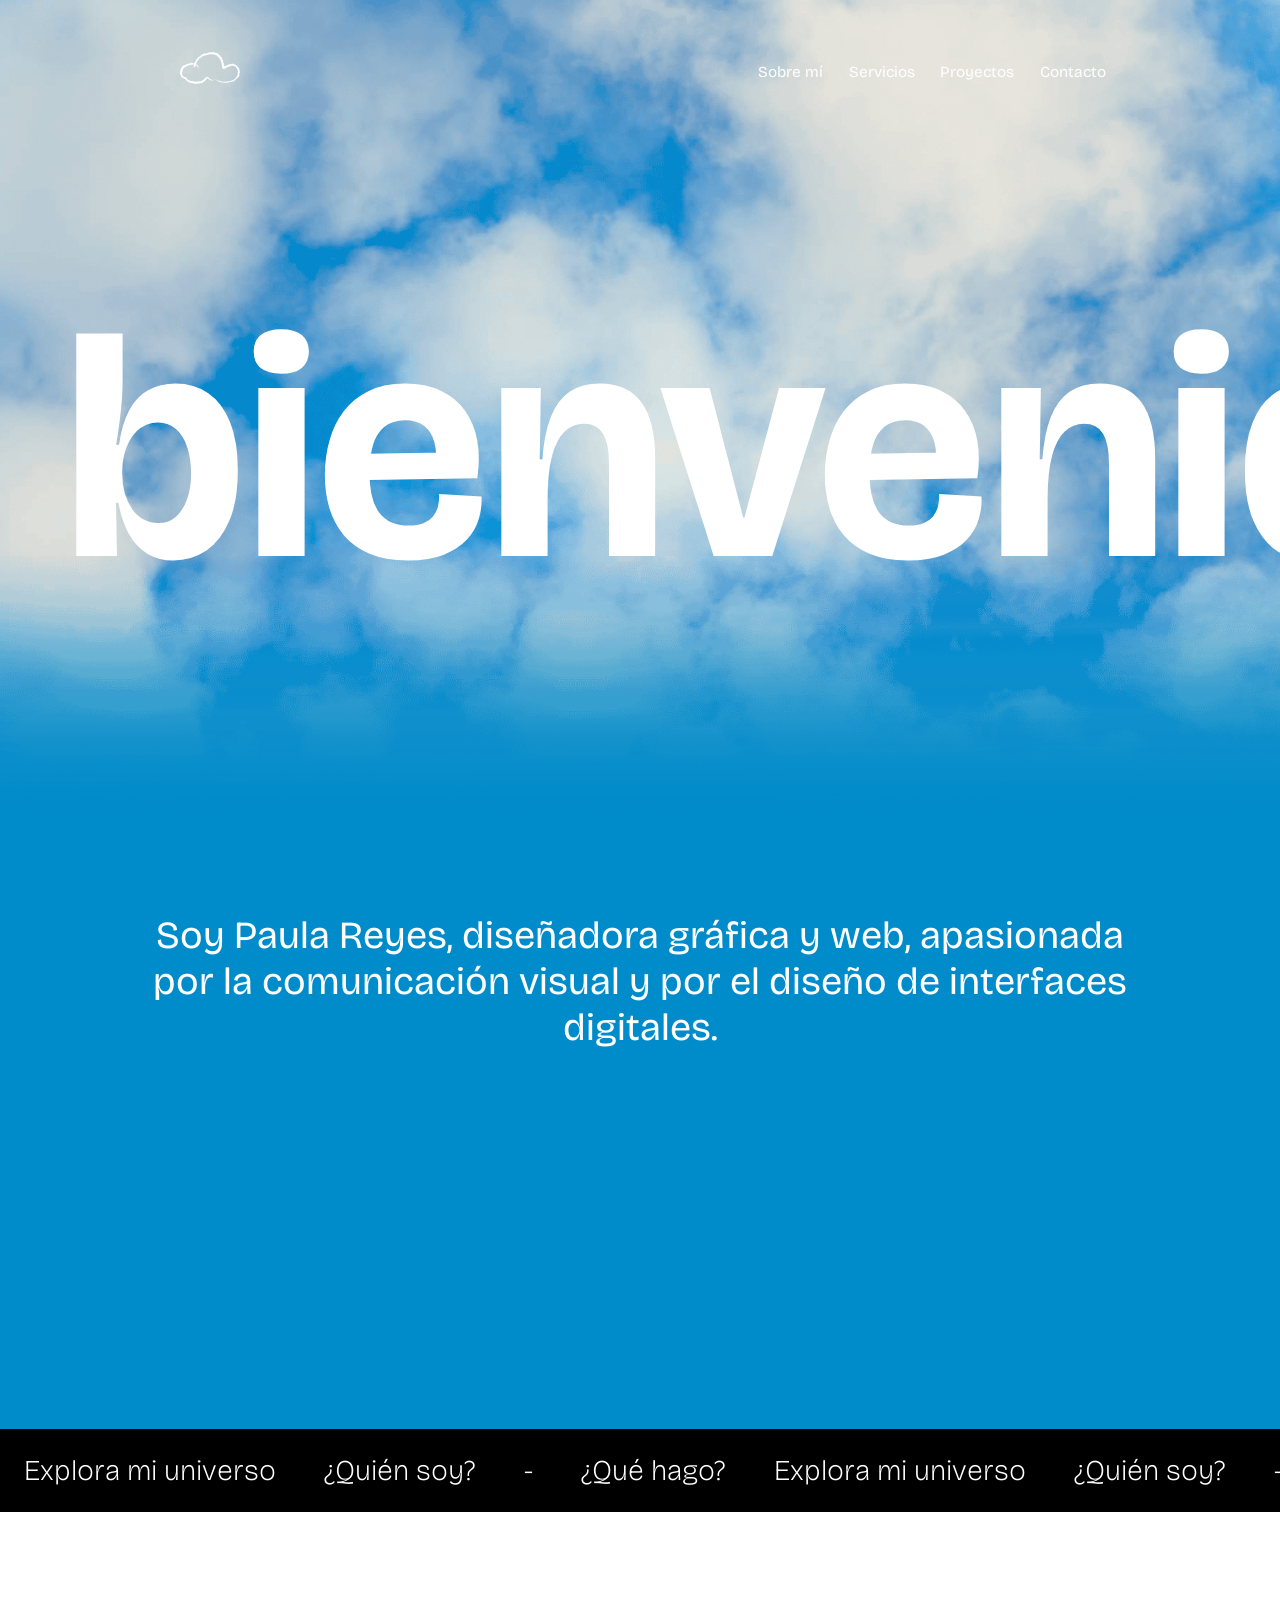
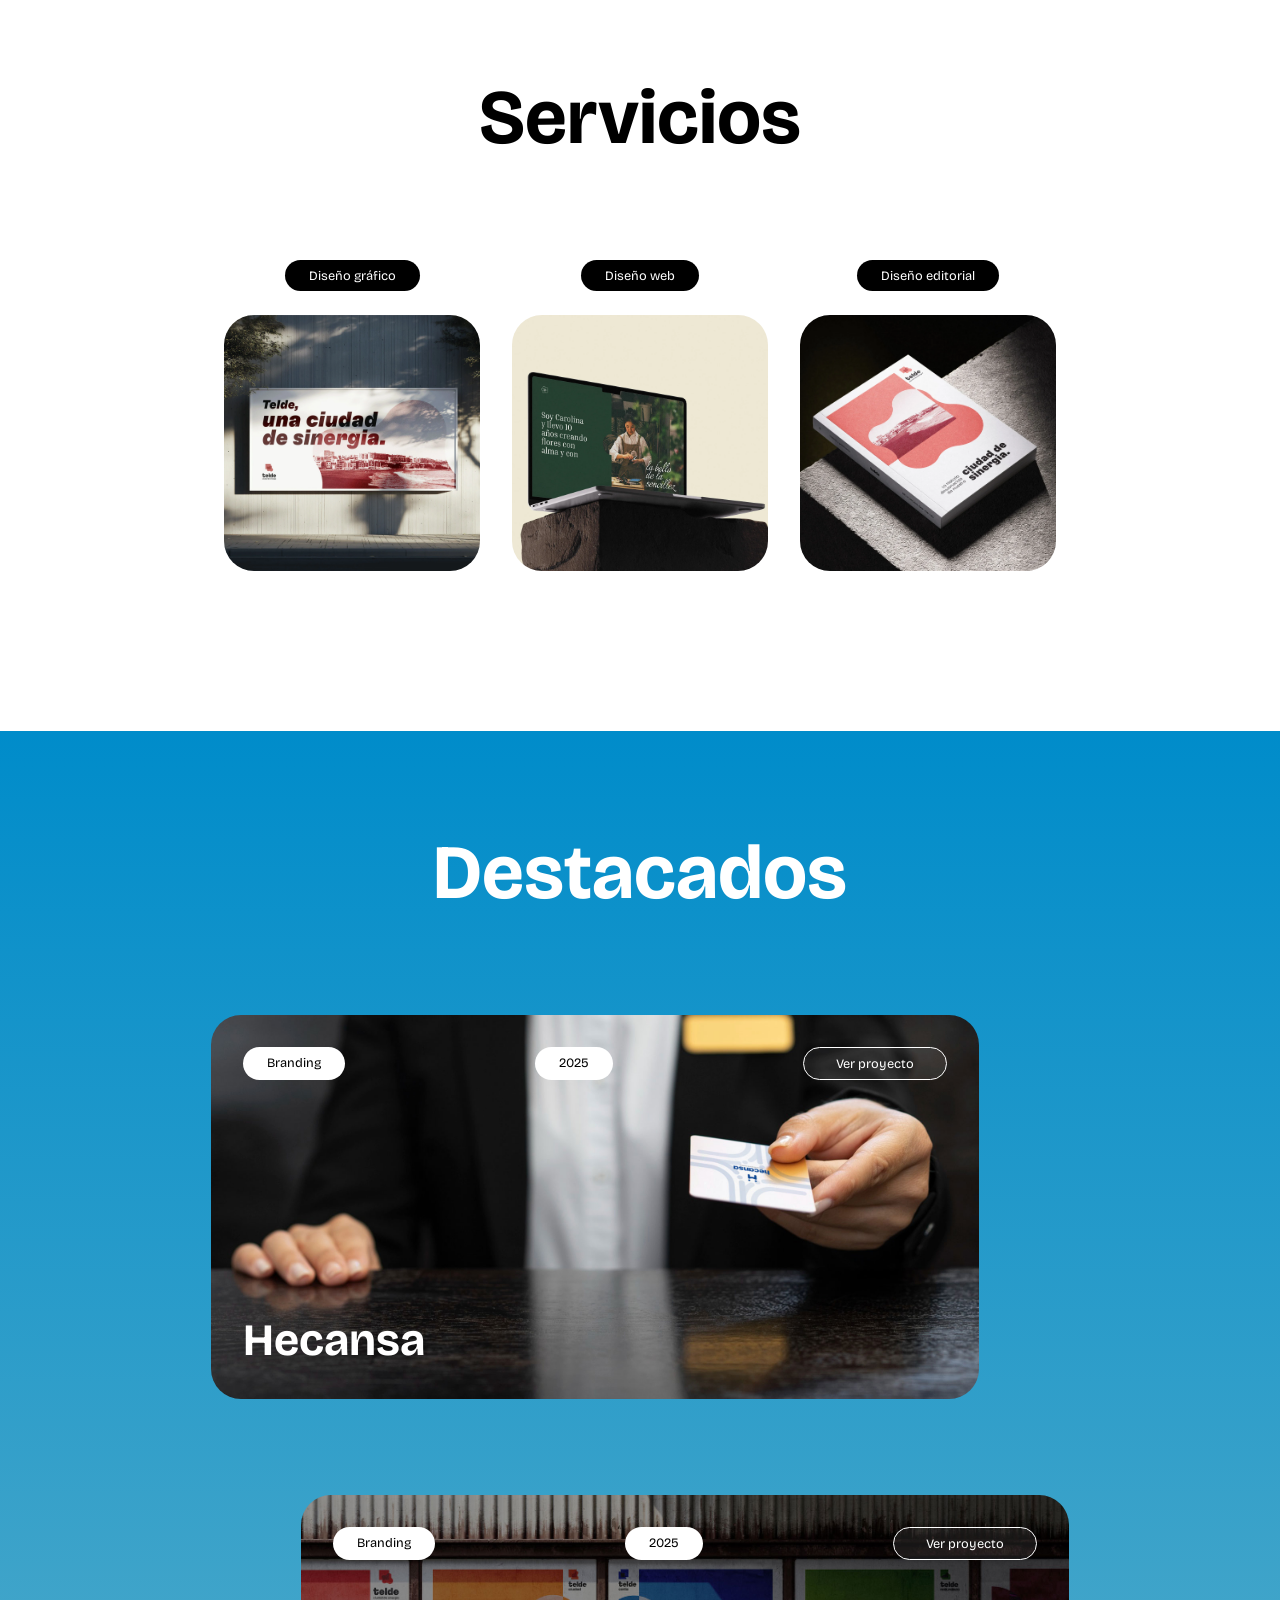
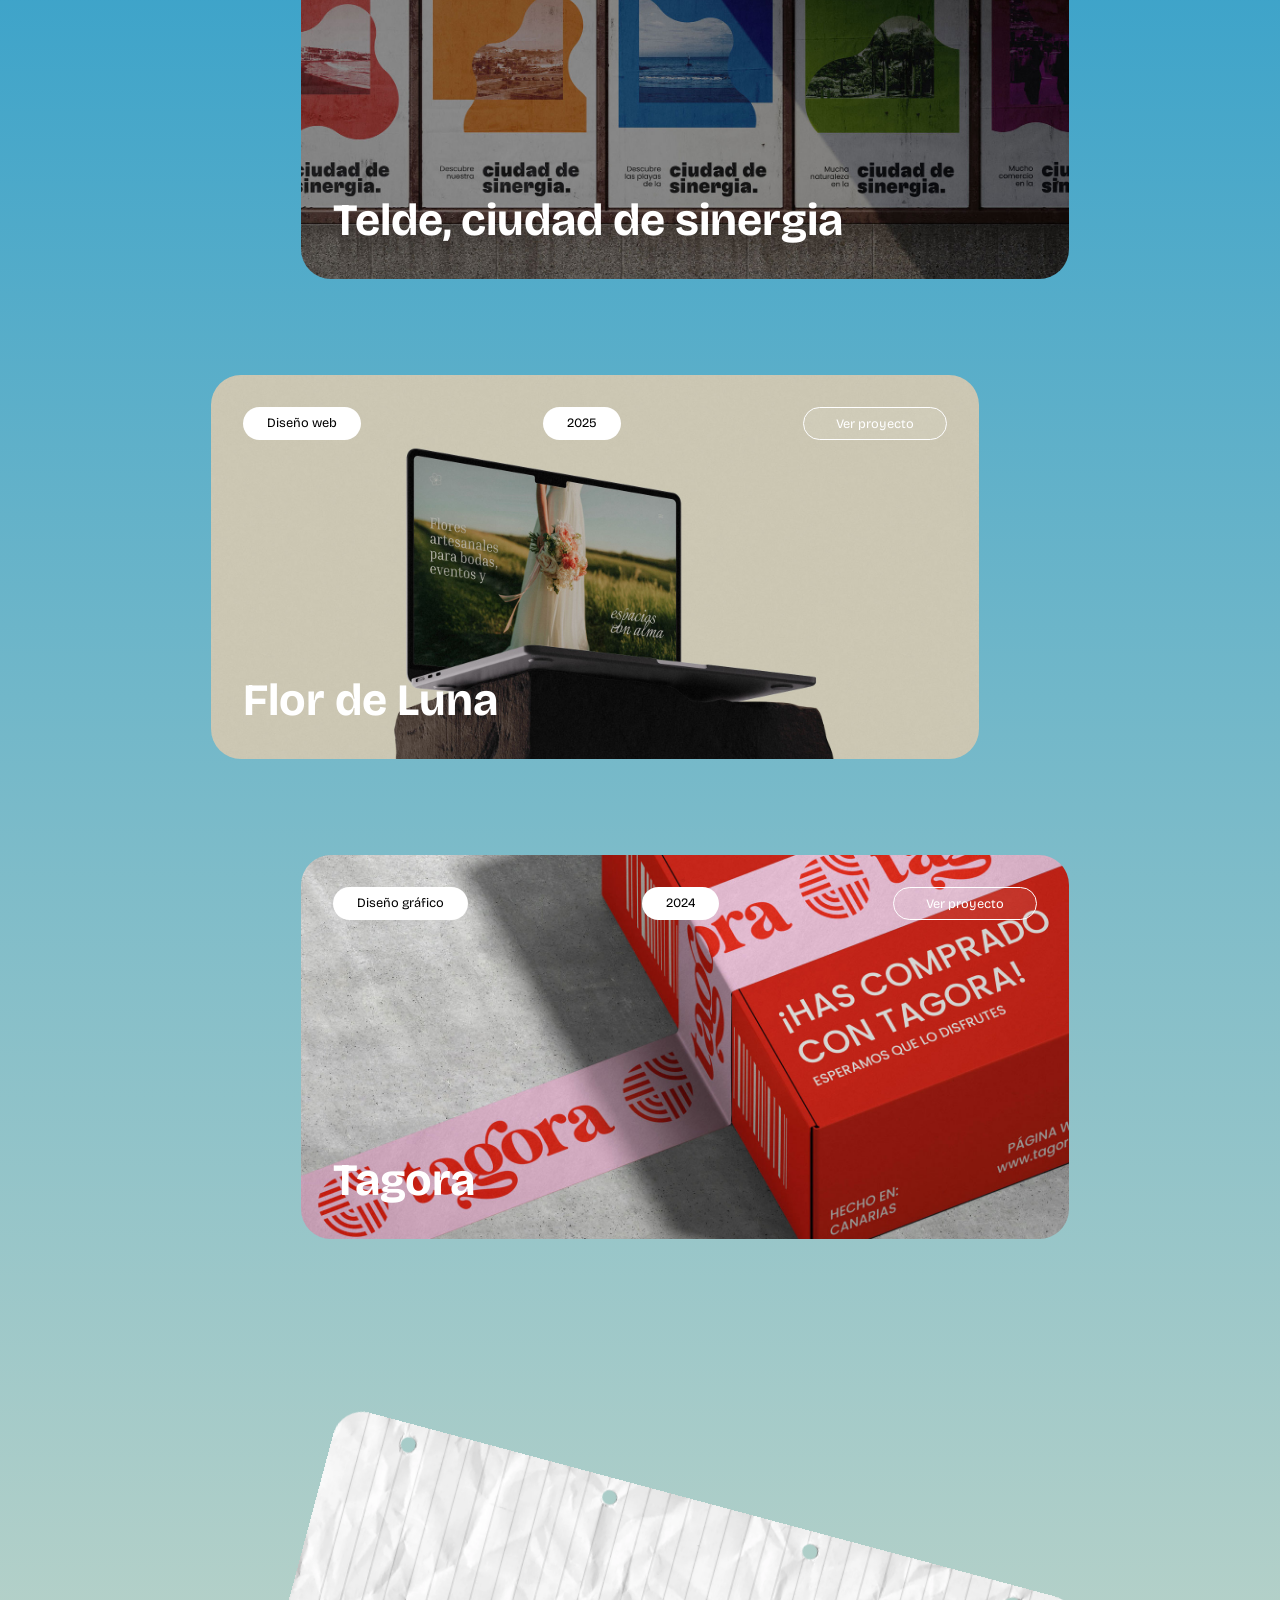
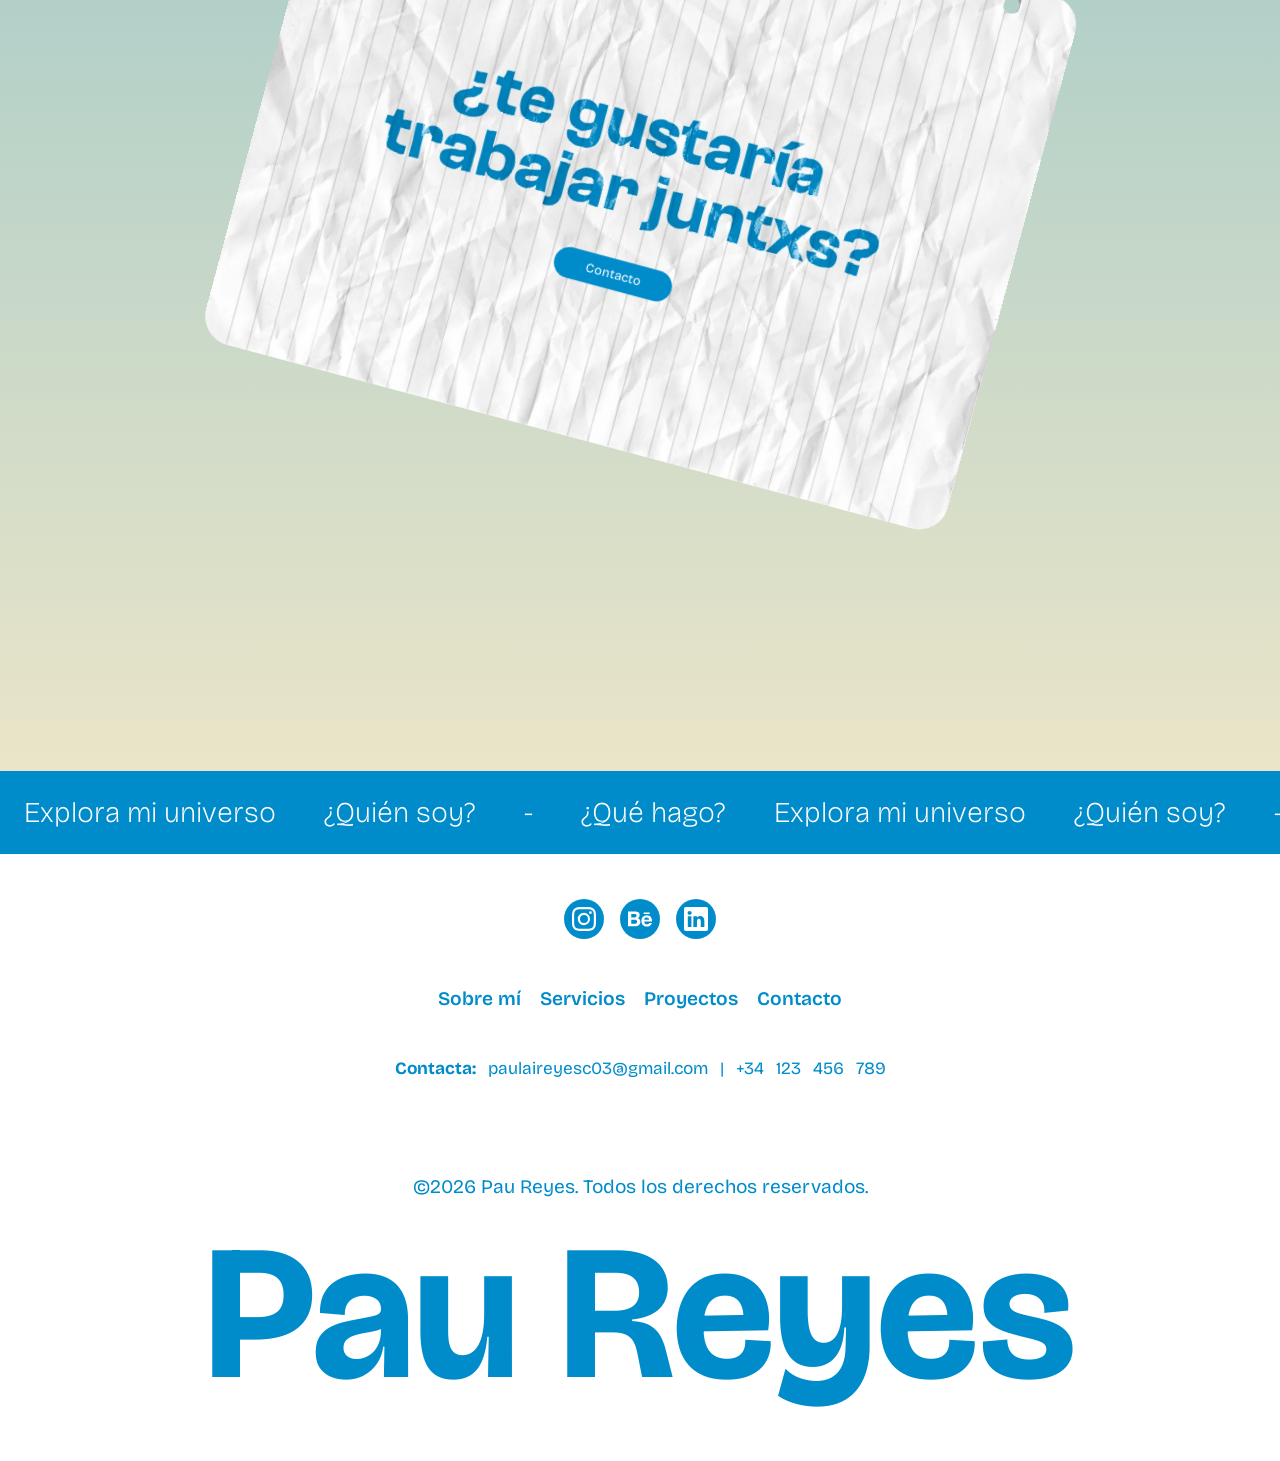
<file: index.html>
<!DOCTYPE html>
<html lang="es">

<!-- 
Descripción: Este archivo HTML contiene la página principal de la web.

Estructura general:
- Menú para ordenador
- Menú para móvil
- Banner inicial
- Sección sobre mí
- Animación de texto
- Sección de servicios
- Sección de proyectos
- Sección de contacto
- Footer
-->

<head>
    <meta charset='utf-8'>
    <meta http-equiv='X-UA-Compatible' content='IE=edge'>
    <title>Pau Reyes</title>
    <meta name='viewport' content='width=device-width, initial-scale=1'>
    <link rel="icon" type="image/svg-xml" href="assets/favicon.svg">
    <link rel='stylesheet' type='text/css' href='css/main.css'>
    <script src='js/main.js' defer></script>

    <!-- Tipografia link -->
    <link rel="preconnect" href="https://fonts.googleapis.com">
    <link rel="preconnect" href="https://fonts.gstatic.com" crossorigin>
    <link href="https://fonts.googleapis.com/css2?family=Bricolage+Grotesque:opsz,wght@12..96,200..800&display=swap"
        rel="stylesheet">

    <!-- Primary Meta Tags -->
    <meta name="title" content="Pau Reyes - Portfolio Creativo">
    <meta name="description"
        content="Diseñadora gráfica y web, apasionada por el mundo de la comunicación y la creación visual, he creado este portfolio para mostrar mi trabajo y experiencia. ¡Explóralo y trabajemxs juntxs!">

    <!-- Open Graph / Facebook -->
    <meta property="og:type" content="website">
    <meta property="og:url" content="https://paureyes.com/">
    <meta property="og:title" content="Pau Reyes - Portfolio Creativo">
    <meta property="og:description"
        content="Diseñadora gráfica y web, apasionada por el mundo de la comunicación y la creación visual, he creado este portfolio para mostrar mi trabajo y experiencia. ¡Explóralo y trabajemxs juntxs!">
    <meta property="og:image" content="./assets/about.jpg">

    <!-- X (Twitter) -->
    <meta property="twitter:card" content="summary_large_image">
    <meta property="twitter:url" content="https://paureyes.com/">
    <meta property="twitter:title" content="Pau Reyes - Portfolio Creativo">
    <meta property="twitter:description"
        content="Diseñadora gráfica y web, apasionada por el mundo de la comunicación y la creación visual, he creado este portfolio para mostrar mi trabajo y experiencia. ¡Explóralo y trabajemxs juntxs!">
    <meta property="twitter:image" content="./assets/about.jpg">

</head>

<body>
    <!-- Header - Menú Desktop + Menú Mobile
         Descripción: 
         - Menú para mostrar en pantallas de escritorio. 
         - Menú para mostrar en pantallas móviles. 
    -->
    <header class="header">
        <!-- Menú para pantallas de escritorio -->
        <a href="index.html" title="Enlace a la página de inicio" aria-label="Enlace a la página de inicio">
            <img class="header__logo" src="./assets/favicon-blanco.svg" alt="Nube blanca">
        </a>

        <nav class="header__nav">
            <ul class="header__menu">
                <li><a href="about.html" title="Enlace a la página sobre mí"
                        aria-label="Enlace a la página sobre mí">Sobre mí</a></li>
                <li><a href="services.html" title="Enlace a la página de servicios"
                        aria-label="Enlace a la página de servicios">Servicios</a></li>
                <li><a href="projects.html" title="Enlace a la página de proyectos"
                        aria-label="Enlace a la página de proyectos">Proyectos</a></li>
                <li><a href="contact.html" title="Enlace a la página de contacto"
                        aria-label="Enlace a la página de contacto">Contacto</a></li>
            </ul>
        </nav>
        <!-- Menú para pantallas móviles -->
        <nav class="header__nav header__nav--mobile">
            <ul class="header__menu header__menu--mobile">
                <li class="header__menu-icon">
                    <button class="menu-icon__btn" title="Botón para abrir el menú de navegación"
                        aria-label="Botón para abrir el menú de navegación">
                        <svg xmlns="http://www.w3.org/2000/svg" viewBox="0 0 16 16">
                            <path fill-rule="evenodd"
                                d="M2.5 12a.5.5 0 0 1 .5-.5h10a.5.5 0 0 1 0 1H3a.5.5 0 0 1-.5-.5m0-4a.5.5 0 0 1 .5-.5h10a.5.5 0 0 1 0 1H3a.5.5 0 0 1-.5-.5m0-4a.5.5 0 0 1 .5-.5h10a.5.5 0 0 1 0 1H3a.5.5 0 0 1-.5-.5" />
                        </svg>
                    </button>
                    <ul>
                        <li class="menu-icon__item"><a href="about.html" title="Enlace a la página sobre mí"
                                aria-label="Enlace a la página sobre mí">Sobre mí</a></li>
                        <li class="menu-icon__item"><a href="services.html" title="Enlace a la página de servicios"
                                aria-label="Enlace a la página de servicios">Servicios</a></li>
                        <li class="menu-icon__item"><a href="projects.html" title="Enlace a la página de proyectos"
                                aria-label="Enlace a la página de proyectos">Proyectos</a></li>
                        <li class="menu-icon__item"><a href="contact.html" title="Enlace a la página de contacto"
                                aria-label="Enlace a la página de contacto">Contacto</a></li>
                    </ul>
                </li>
            </ul>
        </nav>
    </header>
    <!-- Fin del header -->

    <main>

        <!-- Banner inicial
         Descripción: Banner de bienvenida con título.
         - Título de sección con efecto de scroll.
    -->
        <section class="banner">
            <!-- Título de la sección - Efecto scroll -->
            <h1 class="banner__h1">bienvenidx</h1>
        </section>
        <!-- Fin de la sección -->



        <!-- Sección sobre mí
         Descripción: Breve descripción personal de la dueña de la web.
         Estructura:
         - Texto descriptivo.
         - Animación de texto: traslación horizontal hacia la izquierda.
    -->
        <div class="about">
            <!-- Texto "sobre mí" -->
            <p class="about__p">
                Soy Paula Reyes, diseñadora gráfica y web, apasionada por la comunicación visual y por el diseño de
                interfaces digitales.
            </p>

            <div class="movement">
                <!-- Animación de texto -->
                <div class="movement__container">
                    <span class="movement__span">Explora mi universo</span>
                    <span class="movement__span">¿Quién soy?</span>
                    <span class="movement__span">-</span>
                    <span class="movement__span">¿Qué hago?</span>
                    <span class="movement__span">Explora mi universo</span>
                    <span class="movement__span">¿Quién soy?</span>
                    <span class="movement__span">-</span>
                    <span class="movement__span">¿Qué hago?</span>
                    <span class="movement__span">Explora mi universo</span>
                    <span class="movement__span">¿Quién soy?</span>
                    <span class="movement__span">-</span>
                    <span class="movement__span">¿Qué hago?</span>
                    <span class="movement__span">Explora mi universo</span>
                    <span class="movement__span">¿Quién soy?</span>
                    <span class="movement__span">-</span>
                    <span class="movement__span">¿Qué hago?</span>
                    <span class="movement__span">Explora mi universo</span>
                    <span class="movement__span">¿Quién soy?</span>
                    <span class="movement__span">-</span>
                    <span class="movement__span">¿Qué hago?</span>
                    <span class="movement__span">Explora mi universo</span>
                    <span class="movement__span">¿Quién soy?</span>
                    <span class="movement__span">-</span>
                    <span class="movement__span">¿Qué hago?</span>
                    <span class="movement__span">Explora mi universo</span>
                    <span class="movement__span">¿Quién soy?</span>
                    <span class="movement__span">-</span>
                    <span class="movement__span">¿Qué hago?</span>
                    <span class="movement__span">Explora mi universo</span>
                    <span class="movement__span">¿Quién soy?</span>
                    <span class="movement__span">-</span>
                    <span class="movement__span">¿Qué hago?</span>
                    <span class="movement__span">Explora mi universo</span>
                    <span class="movement__span">¿Quién soy?</span>
                    <span class="movement__span">-</span>
                    <span class="movement__span">¿Qué hago?</span>
                    <span class="movement__span">Explora mi universo</span>
                </div>
                <!-- Fin de la animación -->
            </div>
        </div>
        <!-- Fin de la sección -->




        <!-- Sección de servicios
         Descripción: Breve presentación de los servicios que ofrece la dueña de la web.
         Estructura:
            - Título de sección.
            - Cards de servicios con imagen representativa y categoría.
    -->
        <section class="services">
            <h2 class="services__h2">Servicios</h2>

            <div class="services__card">
                <!-- Card de servicio 1 -->
                <div class="card">
                    <span class="card__category">Diseño gráfico</span>
                    <picture class="card__picture">
                        <source srcset="./assets/diseno-grafico-index.webp" type="image/webp">
                        <img class="card__img" src="./assets/diseno-grafico-index.jpg"
                            alt="Imagen de un banner para el proyecto Telde ciudad de sinergia" loading="lazy">
                    </picture>
                </div>
                <!-- Card de servicio 2 -->
                <div class="card">
                    <span class="card__category">Diseño web</span>
                    <picture class="card__picture">
                        <source srcset="./assets/diseno-web-index.webp" type="image/webp">
                        <img class="card__img" src="./assets/diseno-web-index.jpg" alt="Imagen de la web del proyecto Flor de Luna"
                            loading="lazy">
                    </picture>
                </div>
                <!-- Card de servicio 3 -->
                <div class="card">
                    <span class="card__category">Diseño editorial</span>
                    <picture class="card__picture">
                        <source srcset="./assets/diseno-editorial-index.webp" type="image/webp">
                        <img class="card__img" src="./assets/diseno-editorial-index.jpg"
                            alt="Imagen de un libro diseñado para el proyecto Telde ciudad de sinergia" loading="lazy">
                    </picture>
                </div>
            </div>
        </section>
        <!-- Fin de la sección -->



        <!-- Sección de proyectos + Sección de contacto
         Descripción: Breve presentación de los proyectos destacados y call to action para invitar a los visitantes a ponerse en contacto con la dueña de la web.
         Estructura:
            - Sección de proyectos:
                - Título de sección.
                - Proyectos destacados (en cada proyecto):
                    - Categoría del proyecto.
                    - Año de realización.
                    - Enlace a la página del proyecto.
    
            - Sección de contacto:
                - Imagen de papel para el efecto libreta.
                - Botón de contacto que enlaza a la página de contacto.
    -->
        <section class="projects">
            <h2 class="projects__h2">Destacados</h2>

            <!-- Vista previa de los proyectos -->
            <div class="projects__preview">
                <!-- Proyecto 1 -->
                <article class="preview">
                    <div class="preview__data">
                        <span class="preview__category">Branding</span>
                        <span class="preview__year">2025</span>
                        <a class="preview__btn btn" href="hecansa.html" title="Enlace a la página del proyecto Hecansa"
                            aria-label="Enlace a la página del proyecto Hecansa">Ver proyecto</a>
                    </div>

                    <h2 class="preview__h2">Hecansa</h2>

                </article>
                <!-- Proyecto 2 -->
                <article class="preview">
                    <div class="preview__data">
                        <span class="preview__category">Branding</span>
                        <span class="preview__year">2025</span>
                        <a class="preview__btn btn" href="telde.html"
                            title="Enlace a la página del proyecto Telde, ciudad de sinergia"
                            aria-label="Enlace a la página del proyecto Telde, ciudad de sinergia">Ver proyecto</a>
                    </div>

                    <h2 class="preview__h2">Telde, ciudad de sinergia</h2>

                </article>
                <!-- Proyecto 3 -->
                <article class="preview">
                    <div class="preview__data">
                        <span class="preview__category">Diseño web</span>
                        <span class="preview__year">2025</span>
                        <a class="preview__btn btn" href="flor.html"
                            title="Enlace a la página del proyecto Flor de Luna"
                            aria-label="Enlace a la página del proyecto Flor de Luna">Ver proyecto</a>
                    </div>

                    <h2 class="preview__h2">Flor de Luna</h2>

                </article>
                <!-- Proyecto 4 -->
                <article class="preview">
                    <div class="preview__data">
                        <span class="preview__category">Diseño gráfico</span>
                        <span class="preview__year">2024</span>
                        <a class="preview__btn btn" href="tagora.html" title="Enlace a la página del proyecto Tagora"
                            aria-label="Enlace a la página del proyecto Tagora">Ver proyecto</a>
                    </div>

                    <h2 class="preview__h2">Tagora</h2>

                </article>

            </div>
            <!-- Fin de la sección de previews de proyectos -->


            <!-- Sección de contacto -->
            <div class="paper__wrapper">
                <div class="paper">
                    <picture class="paper__picture">
                        <source srcset="./assets/papel.webp" type="image/webp">
                        <img src="./assets/papel.png" alt="Imagen de una hoja de papel de libreta de rayas"
                            loading="lazy">
                    </picture>
                    <a class="paper__btn btn" href="contact.html" title="Enlace a la página de contacto"
                        aria-label="Enlace a la página de contacto">Contacto</a>
                </div>
            </div>
            <!-- Fin de la sección de contacto -->

        </section>
        <!-- Fin de la sección de proyectos -->

    </main>

    <!-- Footer
         Descripción: Información de contacto y derechos de autor.
         Estructura:
            - Animación de texto: traslación horizontal hacia la izquierda
            - Información de contacto
                - Redes sociales
                - Menú
                - Email y teléfono
            - Título del footer
                - Copyright y año
                - Nombre de la dueña de la web
    -->
    <footer class="footer">
        <div class="movement--blue">
            <!-- Animación de texto -->
            <div class="movement__container">
                <span class="movement__span">Explora mi universo</span>
                <span class="movement__span">¿Quién soy?</span>
                <span class="movement__span">-</span>
                <span class="movement__span">¿Qué hago?</span>
                <span class="movement__span">Explora mi universo</span>
                <span class="movement__span">¿Quién soy?</span>
                <span class="movement__span">-</span>
                <span class="movement__span">¿Qué hago?</span>
                <span class="movement__span">Explora mi universo</span>
                <span class="movement__span">¿Quién soy?</span>
                <span class="movement__span">-</span>
                <span class="movement__span">¿Qué hago?</span>
                <span class="movement__span">Explora mi universo</span>
                <span class="movement__span">¿Quién soy?</span>
                <span class="movement__span">-</span>
                <span class="movement__span">¿Qué hago?</span>
                <span class="movement__span">Explora mi universo</span>
                <span class="movement__span">¿Quién soy?</span>
                <span class="movement__span">-</span>
                <span class="movement__span">¿Qué hago?</span>
                <span class="movement__span">Explora mi universo</span>
                <span class="movement__span">¿Quién soy?</span>
                <span class="movement__span">-</span>
                <span class="movement__span">¿Qué hago?</span>
                <span class="movement__span">Explora mi universo</span>
                <span class="movement__span">¿Quién soy?</span>
                <span class="movement__span">-</span>
                <span class="movement__span">¿Qué hago?</span>
                <span class="movement__span">Explora mi universo</span>
                <span class="movement__span">¿Quién soy?</span>
                <span class="movement__span">-</span>
                <span class="movement__span">¿Qué hago?</span>
                <span class="movement__span">Explora mi universo</span>
                <span class="movement__span">¿Quién soy?</span>
                <span class="movement__span">-</span>
                <span class="movement__span">¿Qué hago?</span>
                <span class="movement__span">Explora mi universo</span>
            </div>
            <!-- Fin de la animación -->
        </div>

        <div class="footer__info">
            <!-- Redes sociales -->
            <div class="footer__socials">
                <div class="social">
                    <a href="https://www.instagram.com/reyestypo/?hl=en" target="_blank" rel="noopener noreferrer"
                        aria-label="Enlace al perfil de Instagram de la dueña de la web"
                        title="Enlace al perfil de Instagram de la dueña de la web">
                        <svg xmlns="http://www.w3.org/2000/svg" viewBox="0 0 16 16">
                            <path
                                d="M8 0C5.829 0 5.556.01 4.703.048 3.85.088 3.269.222 2.76.42a3.9 3.9 0 0 0-1.417.923A3.9 3.9 0 0 0 .42 2.76C.222 3.268.087 3.85.048 4.7.01 5.555 0 5.827 0 8.001c0 2.172.01 2.444.048 3.297.04.852.174 1.433.372 1.942.205.526.478.972.923 1.417.444.445.89.719 1.416.923.51.198 1.09.333 1.942.372C5.555 15.99 5.827 16 8 16s2.444-.01 3.298-.048c.851-.04 1.434-.174 1.943-.372a3.9 3.9 0 0 0 1.416-.923c.445-.445.718-.891.923-1.417.197-.509.332-1.09.372-1.942C15.99 10.445 16 10.173 16 8s-.01-2.445-.048-3.299c-.04-.851-.175-1.433-.372-1.941a3.9 3.9 0 0 0-.923-1.417A3.9 3.9 0 0 0 13.24.42c-.51-.198-1.092-.333-1.943-.372C10.443.01 10.172 0 7.998 0zm-.717 1.442h.718c2.136 0 2.389.007 3.232.046.78.035 1.204.166 1.486.275.373.145.64.319.92.599s.453.546.598.92c.11.281.24.705.275 1.485.039.843.047 1.096.047 3.231s-.008 2.389-.047 3.232c-.035.78-.166 1.203-.275 1.485a2.5 2.5 0 0 1-.599.919c-.28.28-.546.453-.92.598-.28.11-.704.24-1.485.276-.843.038-1.096.047-3.232.047s-2.39-.009-3.233-.047c-.78-.036-1.203-.166-1.485-.276a2.5 2.5 0 0 1-.92-.598 2.5 2.5 0 0 1-.6-.92c-.109-.281-.24-.705-.275-1.485-.038-.843-.046-1.096-.046-3.233s.008-2.388.046-3.231c.036-.78.166-1.204.276-1.486.145-.373.319-.64.599-.92s.546-.453.92-.598c.282-.11.705-.24 1.485-.276.738-.034 1.024-.044 2.515-.045zm4.988 1.328a.96.96 0 1 0 0 1.92.96.96 0 0 0 0-1.92m-4.27 1.122a4.109 4.109 0 1 0 0 8.217 4.109 4.109 0 0 0 0-8.217m0 1.441a2.667 2.667 0 1 1 0 5.334 2.667 2.667 0 0 1 0-5.334" />
                        </svg>
                    </a>
                </div>
                <div class="social">
                    <a href="https://www.behance.net/paulareyes40" target="_blank" rel="noopener noreferrer"
                        aria-label="Enlace al perfil de Behance de la dueña de la web"
                        title="Enlace al perfil de Behance de la dueña de la web">
                        <svg xmlns="http://www.w3.org/2000/svg" viewBox="0 0 16 16">
                            <path
                                d="M4.654 3c.461 0 .887.035 1.278.14.39.07.711.216.996.391s.497.426.641.747c.14.32.216.711.216 1.137 0 .496-.106.922-.356 1.242-.215.32-.566.606-.997.817.606.176 1.067.496 1.348.922s.461.957.461 1.563c0 .496-.105.922-.285 1.278a2.3 2.3 0 0 1-.782.887c-.32.215-.711.39-1.137.496a5.3 5.3 0 0 1-1.278.176L0 12.803V3zm-.285 3.978c.39 0 .71-.105.957-.285.246-.18.355-.497.355-.887 0-.216-.035-.426-.105-.567a1 1 0 0 0-.32-.355 1.8 1.8 0 0 0-.461-.176c-.176-.035-.356-.035-.567-.035H2.17v2.31c0-.005 2.2-.005 2.2-.005zm.105 4.193c.215 0 .426-.035.606-.07.176-.035.356-.106.496-.216s.25-.215.356-.39c.07-.176.14-.391.14-.641 0-.496-.14-.852-.426-1.102-.285-.215-.676-.32-1.137-.32H2.17v2.734h2.305zm6.858-.035q.428.427 1.278.426c.39 0 .746-.106 1.032-.286q.426-.32.53-.64h1.74c-.286.851-.712 1.457-1.278 1.848-.566.355-1.243.566-2.06.566a4.1 4.1 0 0 1-1.527-.285 2.8 2.8 0 0 1-1.137-.782 2.85 2.85 0 0 1-.712-1.172c-.175-.461-.25-.957-.25-1.528 0-.531.07-1.032.25-1.493.18-.46.426-.852.747-1.207.32-.32.711-.606 1.137-.782a4 4 0 0 1 1.493-.285c.606 0 1.137.105 1.598.355.46.25.817.532 1.102.958.285.39.496.851.641 1.348.07.496.105.996.07 1.563h-5.15c0 .58.21 1.11.496 1.396m2.24-3.732c-.25-.25-.642-.391-1.103-.391-.32 0-.566.07-.781.176s-.356.25-.496.39a.96.96 0 0 0-.25.497c-.036.175-.07.32-.07.46h3.196c-.07-.526-.25-.882-.497-1.132zm-3.127-3.728h3.978v.957h-3.978z" />
                        </svg>
                    </a>
                </div>
                <div class="social">
                    <a href="https://www.linkedin.com/in/paula-reyes-064199341/" target="_blank"
                        rel="noopener noreferrer" aria-label="Enlace al perfil de Linkedin de la dueña de la web"
                        title="Enlace al perfil de Linkedin de la dueña de la web">
                        <svg xmlns="http://www.w3.org/2000/svg" viewBox="0 0 16 16">
                            <path
                                d="M0 1.146C0 .513.526 0 1.175 0h13.65C15.474 0 16 .513 16 1.146v13.708c0 .633-.526 1.146-1.175 1.146H1.175C.526 16 0 15.487 0 14.854zm4.943 12.248V6.169H2.542v7.225zm-1.2-8.212c.837 0 1.358-.554 1.358-1.248-.015-.709-.52-1.248-1.342-1.248S2.4 3.226 2.4 3.934c0 .694.521 1.248 1.327 1.248zm4.908 8.212V9.359c0-.216.016-.432.08-.586.173-.431.568-.878 1.232-.878.869 0 1.216.662 1.216 1.634v3.865h2.401V9.25c0-2.22-1.184-3.252-2.764-3.252-1.274 0-1.845.7-2.165 1.193v.025h-.016l.016-.025V6.169h-2.4c.03.678 0 7.225 0 7.225z" />
                        </svg>
                    </a>
                </div>
            </div>
            <!-- Fin de la redes sociales -->

            <!-- Menú del footer -->
            <nav class="footer__nav">
                <ul class="footer__menu">
                    <li><a href="about.html" title="Enlace a la página sobre mí"
                            aria-label="Enlace a la página sobre mí">Sobre mí</a></li>
                    <li><a href="services.html" title="Enlace a la página de servicios"
                            aria-label="Enlace a la página de servicios">Servicios</a></li>
                    <li><a href="projects.html" title="Enlace a la página de proyectos"
                            aria-label="Enlace a la página de proyectos">Proyectos</a></li>
                    <li><a href="contact.html" title="Enlace a la página de contacto"
                            aria-label="Enlace a la página de contacto">Contacto</a></li>
                </ul>
            </nav>
            <!-- Fin del menú del footer -->

            <!-- Contacto -->
            <span class="footer__contact"><strong>Contacta:</strong> paulaireyesc03@gmail.com | +34 123 456 789</span>
            <!-- Fin del contacto -->
        </div>

        <div class="footer__title">
            <!-- Copyright y título -->
            <span class="footer__span">©2026 Pau Reyes. Todos los derechos reservados.</span>
            <h2 class="footer__h2">Pau Reyes</h2>
        </div>
        <!-- Fin del copyright y título -->

    </footer>

</body>

</html>
</file>
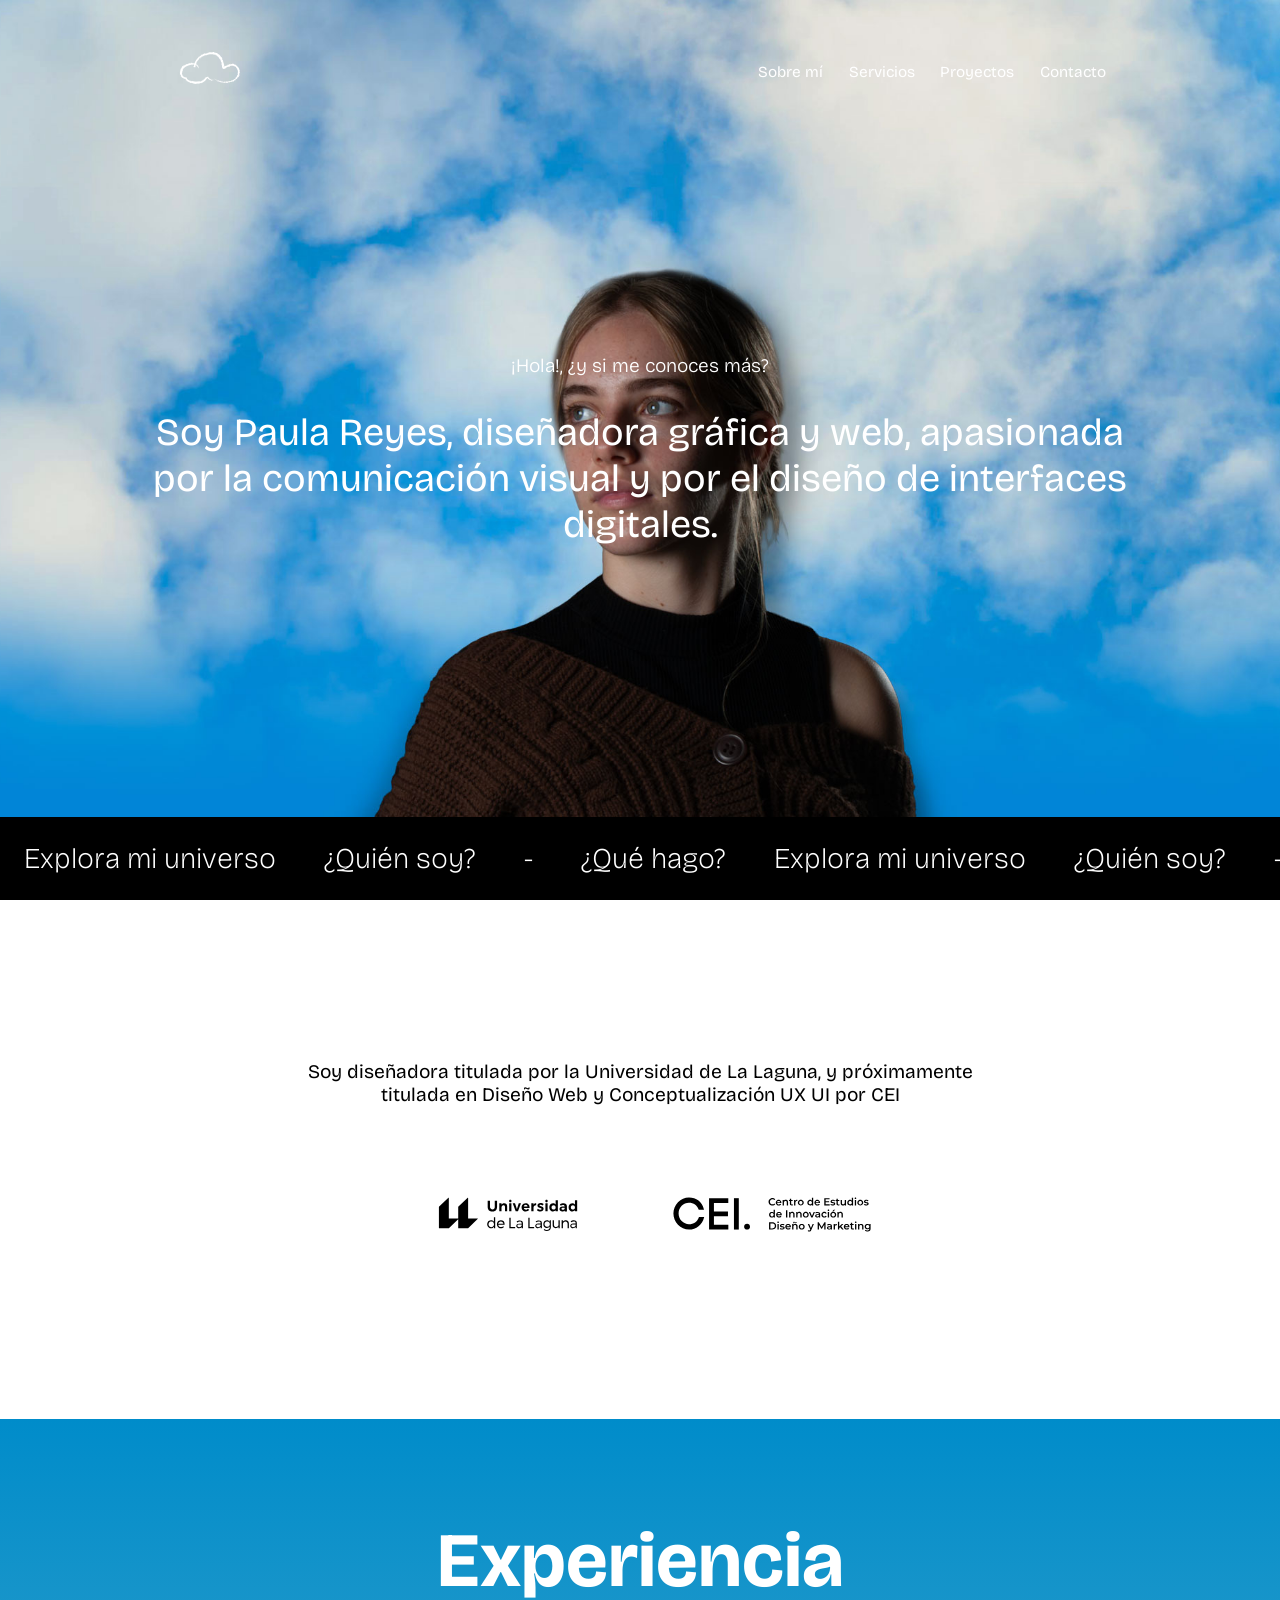
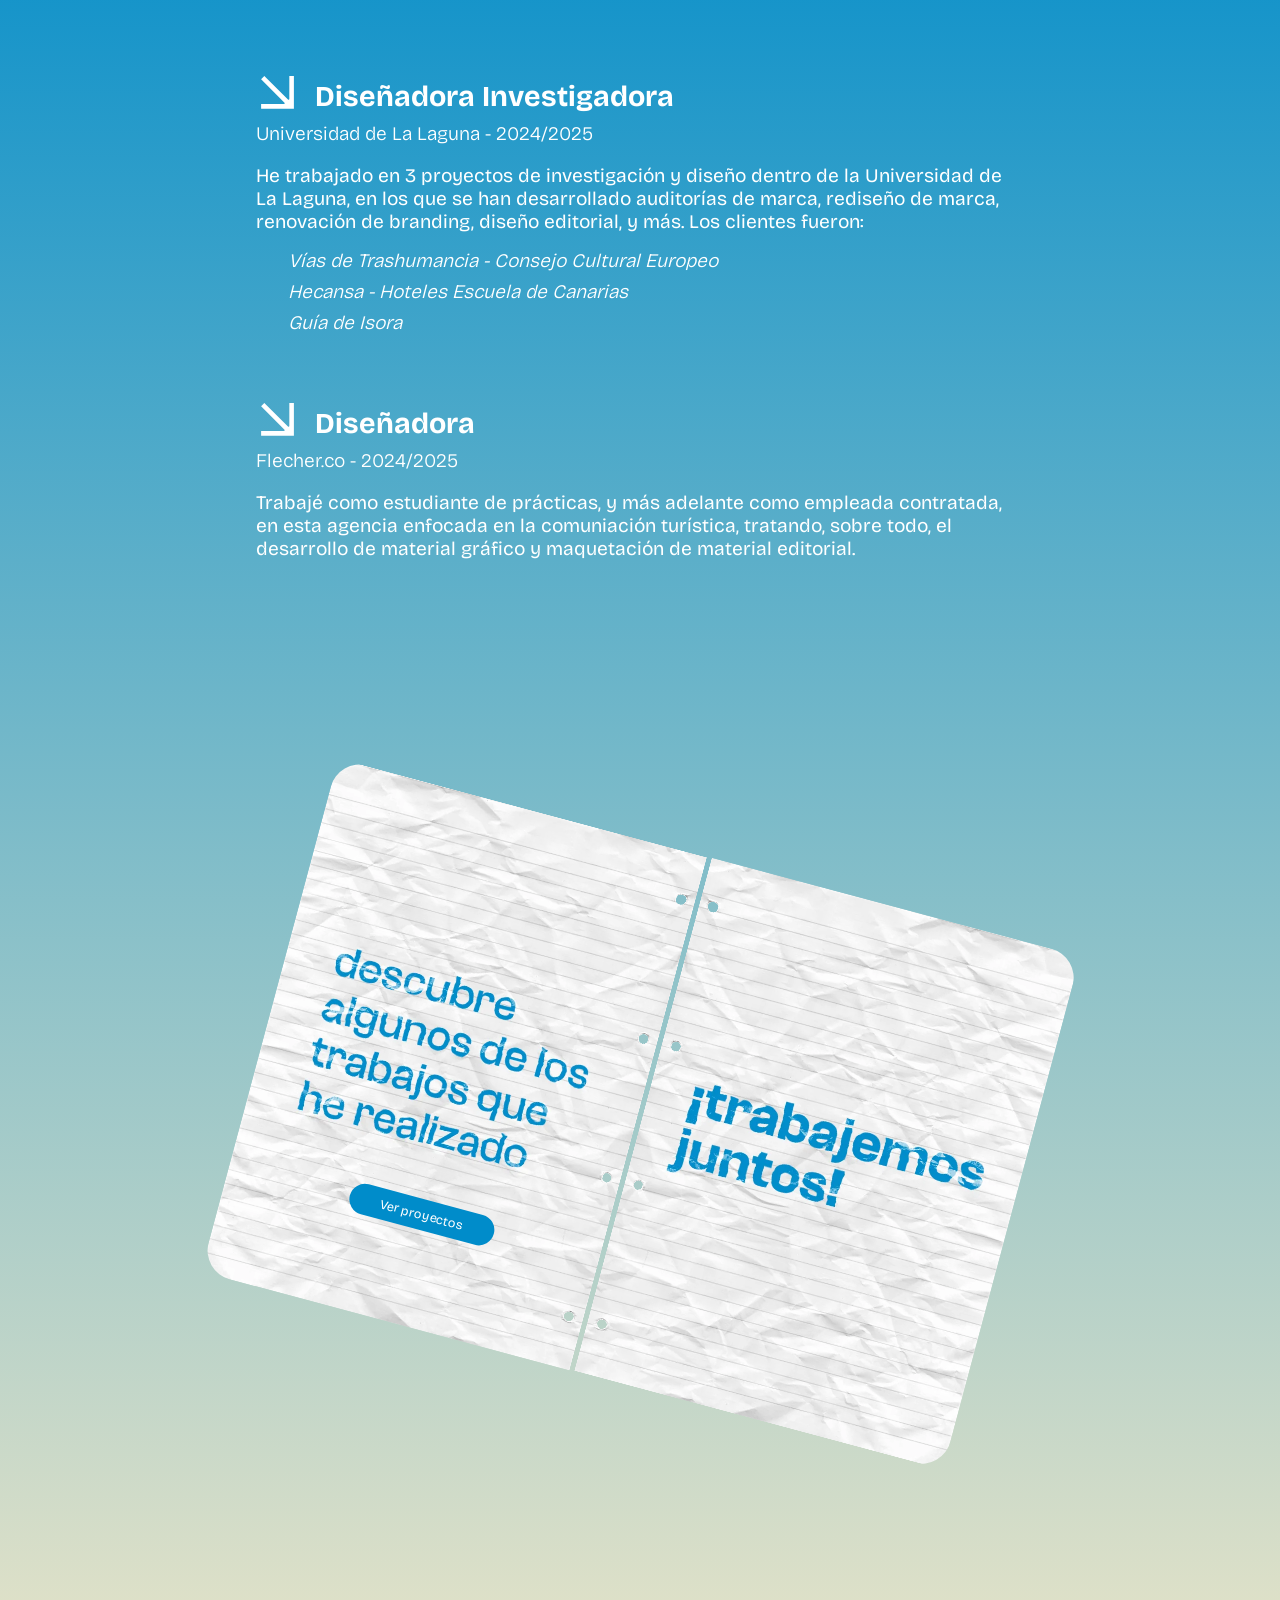
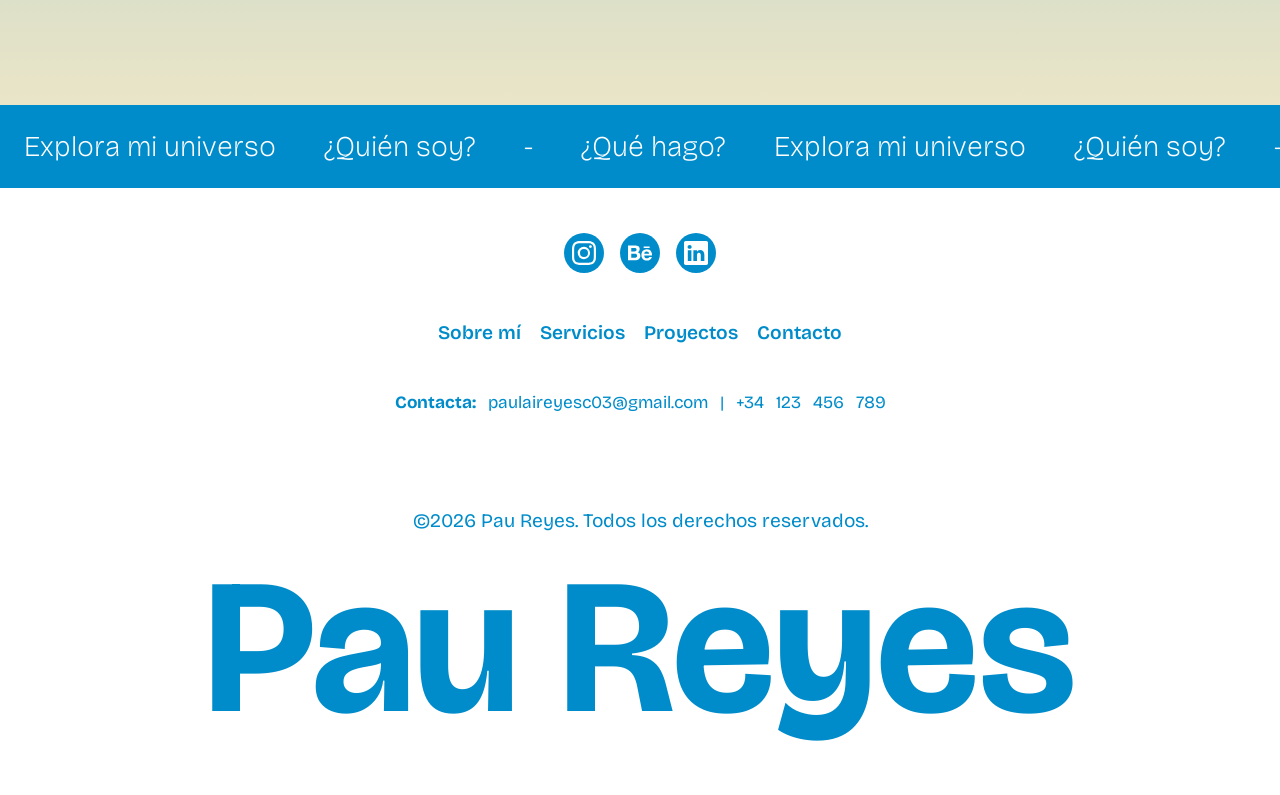
<file: about.html>
<!DOCTYPE html>
<html lang="es">

<!-- 
Descripción: Este archivo HTML contiene la página de presentación de la dueña de la web ("sobre mí").

Estructura general:
- Menú para ordenador
- Menú para móvil
- Banner inicial
- Sección de estudios
- Sección de experiencia laboral
- CTA (call to action) para ver proyectos
- Footer
-->

<head>
    <meta charset='utf-8'>
    <meta http-equiv='X-UA-Compatible' content='IE=edge'>
    <title>Pau Reyes - Sobre mí</title>
    <meta name='viewport' content='width=device-width, initial-scale=1'>
    <link rel="icon" type="image/svg-xml" href="assets/favicon.svg">
    <link rel='stylesheet' type='text/css' href='css/main.css'>
    <script src='js/main.js' defer></script>

    <!-- Tipografia link -->
    <link rel="preconnect" href="https://fonts.googleapis.com">
    <link rel="preconnect" href="https://fonts.gstatic.com" crossorigin>
    <link href="https://fonts.googleapis.com/css2?family=Bricolage+Grotesque:opsz,wght@12..96,200..800&display=swap"
        rel="stylesheet">

    <!-- Primary Meta Tags -->
    <meta name="title" content="Pau Reyes - Sobre mí">
    <meta name="description"
        content="Diseñadora gráfica y web, apasionada por el mundo de la comunicación y la creación visual, he creado este portfolio para mostrar mi trabajo y experiencia. ¡Explóralo y trabajemxs juntxs!">

    <!-- Open Graph / Facebook -->
    <meta property="og:type" content="website">
    <meta property="og:url" content="https://paureyes.com/about.html">
    <meta property="og:title" content="Pau Reyes - Sobre mí">
    <meta property="og:description"
        content="Diseñadora gráfica y web, apasionada por el mundo de la comunicación y la creación visual, he creado este portfolio para mostrar mi trabajo y experiencia. ¡Explóralo y trabajemxs juntxs!">
    <meta property="og:image" content="./assets/about.jpg">

    <!-- X (Twitter) -->
    <meta property="twitter:card" content="summary_large_image">
    <meta property="twitter:url" content="https://paureyes.com/about.html">
    <meta property="twitter:title" content="Pau Reyes - Sobre mí">
    <meta property="twitter:description"
        content="Diseñadora gráfica y web, apasionada por el mundo de la comunicación y la creación visual, he creado este portfolio para mostrar mi trabajo y experiencia. ¡Explóralo y trabajemxs juntxs!">
    <meta property="twitter:image" content="./assets/about.jpg">

</head>

<body>

    <!-- Header - Menú Desktop + Menú Mobile
         Descripción: 
         - Menú para mostrar en pantallas de escritorio. 
         - Menú para mostrar en pantallas móviles. 
    -->
    <header class="header">
        <!-- Menú para pantallas de escritorio -->
        <a href="index.html" title="Enlace a la página de inicio" aria-label="Enlace a la página de inicio">
            <img class="header__logo" src="./assets/favicon-blanco.svg" alt="Nube blanca">
        </a>

        <nav class="header__nav">
            <ul class="header__menu">
                <li><a href="about.html" title="Enlace a la página sobre mí"
                        aria-label="Enlace a la página sobre mí">Sobre mí</a></li>
                <li><a href="services.html" title="Enlace a la página de servicios"
                        aria-label="Enlace a la página de servicios">Servicios</a></li>
                <li><a href="projects.html" title="Enlace a la página de proyectos"
                        aria-label="Enlace a la página de proyectos">Proyectos</a></li>
                <li><a href="contact.html" title="Enlace a la página de contacto"
                        aria-label="Enlace a la página de contacto">Contacto</a></li>
            </ul>
        </nav>
        <!-- Menú para pantallas móviles -->
        <nav class="header__nav header__nav--mobile">
            <ul class="header__menu header__menu--mobile">
                <li class="header__menu-icon">
                    <button class="menu-icon__btn" title="Botón para abrir el menú de navegación"
                        aria-label="Botón para abrir el menú de navegación">
                        <svg xmlns="http://www.w3.org/2000/svg" viewBox="0 0 16 16">
                            <path fill-rule="evenodd"
                                d="M2.5 12a.5.5 0 0 1 .5-.5h10a.5.5 0 0 1 0 1H3a.5.5 0 0 1-.5-.5m0-4a.5.5 0 0 1 .5-.5h10a.5.5 0 0 1 0 1H3a.5.5 0 0 1-.5-.5m0-4a.5.5 0 0 1 .5-.5h10a.5.5 0 0 1 0 1H3a.5.5 0 0 1-.5-.5" />
                        </svg>
                    </button>
                    <ul>
                        <li class="menu-icon__item"><a href="about.html" title="Enlace a la página sobre mí"
                                aria-label="Enlace a la página sobre mí">Sobre mí</a></li>
                        <li class="menu-icon__item"><a href="services.html" title="Enlace a la página de servicios"
                                aria-label="Enlace a la página de servicios">Servicios</a></li>
                        <li class="menu-icon__item"><a href="projects.html" title="Enlace a la página de proyectos"
                                aria-label="Enlace a la página de proyectos">Proyectos</a></li>
                        <li class="menu-icon__item"><a href="contact.html" title="Enlace a la página de contacto"
                                aria-label="Enlace a la página de contacto">Contacto</a></li>
                    </ul>
                </li>
            </ul>
        </nav>
    </header>
    <!-- Fin del header -->

    <main>

        <!-- Banner inicial
         Descripción: Presentación de la dueña de la web con una imagen y un texto de bienvenida. 
         Estructura:
            - Texto de bienvenida
            - Animación de texto 
        -->
        <section class="banner banner--about">
            <!-- Texto "sobre mí" -->
            <h1 class="banner__title">¡Hola!, ¿y si me conoces más?</h1>
            <p class="banner__p">
                Soy Paula Reyes, diseñadora gráfica y web, apasionada por la comunicación visual y por el diseño de
                interfaces digitales.
            </p>

            <div class="movement">
                <!-- Animación de texto -->
                <div class="movement__container">
                    <span class="movement__span">Explora mi universo</span>
                    <span class="movement__span">¿Quién soy?</span>
                    <span class="movement__span">-</span>
                    <span class="movement__span">¿Qué hago?</span>
                    <span class="movement__span">Explora mi universo</span>
                    <span class="movement__span">¿Quién soy?</span>
                    <span class="movement__span">-</span>
                    <span class="movement__span">¿Qué hago?</span>
                    <span class="movement__span">Explora mi universo</span>
                    <span class="movement__span">¿Quién soy?</span>
                    <span class="movement__span">-</span>
                    <span class="movement__span">¿Qué hago?</span>
                    <span class="movement__span">Explora mi universo</span>
                    <span class="movement__span">¿Quién soy?</span>
                    <span class="movement__span">-</span>
                    <span class="movement__span">¿Qué hago?</span>
                    <span class="movement__span">Explora mi universo</span>
                    <span class="movement__span">¿Quién soy?</span>
                    <span class="movement__span">-</span>
                    <span class="movement__span">¿Qué hago?</span>
                    <span class="movement__span">Explora mi universo</span>
                    <span class="movement__span">¿Quién soy?</span>
                    <span class="movement__span">-</span>
                    <span class="movement__span">¿Qué hago?</span>
                    <span class="movement__span">Explora mi universo</span>
                    <span class="movement__span">¿Quién soy?</span>
                    <span class="movement__span">-</span>
                    <span class="movement__span">¿Qué hago?</span>
                    <span class="movement__span">Explora mi universo</span>
                    <span class="movement__span">¿Quién soy?</span>
                    <span class="movement__span">-</span>
                    <span class="movement__span">¿Qué hago?</span>
                    <span class="movement__span">Explora mi universo</span>
                    <span class="movement__span">¿Quién soy?</span>
                    <span class="movement__span">-</span>
                    <span class="movement__span">¿Qué hago?</span>
                    <span class="movement__span">Explora mi universo</span>
                </div>
                <!-- Fin de la animación -->
            </div>
        </section>
        <!-- Fin de la sección -->

        <!-- Sección de estudios
         Descripción: Texto sobre la formación académica de la dueña de la web.
         Estructura:
            - Texto
            - Logos de las instituciones educativas
        -->
        <div class="info">
            <p class="info__p">Soy diseñadora titulada por la Universidad de La Laguna, y próximamente titulada en
                Diseño Web y Conceptualización UX UI por CEI</p>
            <div class="info__logos">
                <img class="info__logo" src="./assets/logo-ull.svg" alt="Logo de la Universidad de La Laguna"
                    loading="lazy">
                <img class="info__logo" src="./assets/logo-cei.svg" alt="Logo de CEI" loading="lazy">
            </div>
        </div>
        <!-- Fin de la sección -->

        <!-- Sección de experiencia + CTA (call to action) de ver proyectos
         Descripción: Breve texto que muestra la experiencia laboral de la dueña de la web.
         Estructura:
            - Sección de experiencia laboral:
                - Título de la sección
                - Bloques de experiencia laboral:
                    - Título del puesto
                    - Empresa y fechas
                    - Descripción de las tareas realizadas
                    - Clientes (si se incluyen)
            - CTA (call to action) para ver proyectos:
                - Imagen de fondo
                - Botón para ver proyectos
        -->
        <section class="experience">
            <h2 class="experience__h2">Experiencia</h2>

            <div class="experience__container">
                <!-- Bloque de experiencia -->
                <div class="experience__info">
                    <h3 class="experience__h3">Diseñadora Investigadora</h3>
                    <span class="experience__span">Universidad de La Laguna - 2024/2025</span>
                    <p class="experience__p">He trabajado en 3 proyectos de investigación y diseño dentro de la
                        Universidad de La Laguna, en los que se han desarrollado auditorías de marca, rediseño de marca,
                        renovación de branding, diseño editorial, y más.

                        Los clientes fueron:</p>
                    <ul class="experience__clients">
                        <li>Vías de Trashumancia - Consejo Cultural Europeo</li>
                        <li>Hecansa - Hoteles Escuela de Canarias</li>
                        <li>Guía de Isora</li>
                    </ul>
                </div>

                <!-- Bloque de experiencia -->
                <div class="experience__info">
                    <h3 class="experience__h3">Diseñadora</h3>
                    <span class="experience__span">Flecher.co - 2024/2025</span>
                    <p class="experience__p">Trabajé como estudiante de prácticas, y más adelante como empleada
                        contratada, en esta agencia enfocada en la comuniación turística, tratando, sobre todo, el
                        desarrollo de material gráfico y maquetación de material editorial.
                    </p>
                </div>
            </div>
            <!-- Fin de los bloques de experiencia -->

            <!-- CTA para ver proyectos -->
            <div class="paper__wrapper">
                <div class="paper">
                    <picture class="paper__picture">
                        <source srcset="./assets/papel-about.webp" type="image/webp">
                        <img src="./assets/papel-about.png" alt="Imagen de hoja de papel de libreta de rayas"
                            loading="lazy">
                    </picture>
                    <a class="paper__btn paper__btn--izq btn" href="projects.html"
                        aria-label="Enlace a la página de proyectos" title="Enlace a la página de proyectos">Ver
                        proyectos</a>
                </div>
            </div>
            <!-- Fin del CTA -->

        </section>
        <!-- Fin de la sección -->

    </main>

    <!-- Footer
         Descripción: Información de contacto y derechos de autor.
         Estructura:
            - Animación de texto: traslación horizontal hacia la izquierda
            - Información de contacto
                - Redes sociales
                - Menú
                - Email y teléfono
            - Título del footer
                - Copyright y año
                - Nombre de la dueña de la web
    -->
    <footer class="footer">
        <div class="movement--blue">
            <!-- Animación de texto -->
            <div class="movement__container">
                <span class="movement__span">Explora mi universo</span>
                <span class="movement__span">¿Quién soy?</span>
                <span class="movement__span">-</span>
                <span class="movement__span">¿Qué hago?</span>
                <span class="movement__span">Explora mi universo</span>
                <span class="movement__span">¿Quién soy?</span>
                <span class="movement__span">-</span>
                <span class="movement__span">¿Qué hago?</span>
                <span class="movement__span">Explora mi universo</span>
                <span class="movement__span">¿Quién soy?</span>
                <span class="movement__span">-</span>
                <span class="movement__span">¿Qué hago?</span>
                <span class="movement__span">Explora mi universo</span>
                <span class="movement__span">¿Quién soy?</span>
                <span class="movement__span">-</span>
                <span class="movement__span">¿Qué hago?</span>
                <span class="movement__span">Explora mi universo</span>
                <span class="movement__span">¿Quién soy?</span>
                <span class="movement__span">-</span>
                <span class="movement__span">¿Qué hago?</span>
                <span class="movement__span">Explora mi universo</span>
                <span class="movement__span">¿Quién soy?</span>
                <span class="movement__span">-</span>
                <span class="movement__span">¿Qué hago?</span>
                <span class="movement__span">Explora mi universo</span>
                <span class="movement__span">¿Quién soy?</span>
                <span class="movement__span">-</span>
                <span class="movement__span">¿Qué hago?</span>
                <span class="movement__span">Explora mi universo</span>
                <span class="movement__span">¿Quién soy?</span>
                <span class="movement__span">-</span>
                <span class="movement__span">¿Qué hago?</span>
                <span class="movement__span">Explora mi universo</span>
                <span class="movement__span">¿Quién soy?</span>
                <span class="movement__span">-</span>
                <span class="movement__span">¿Qué hago?</span>
                <span class="movement__span">Explora mi universo</span>
            </div>
            <!-- Fin de la animación -->
        </div>

        <div class="footer__info">
            <!-- Redes sociales -->
            <div class="footer__socials">
                <div class="social">
                    <a href="https://www.instagram.com/reyestypo/?hl=en" target="_blank" rel="noopener noreferrer"
                        aria-label="Enlace al perfil de Instagram de la dueña de la web"
                        title="Enlace al perfil de Instagram de la dueña de la web">
                        <svg xmlns="http://www.w3.org/2000/svg" viewBox="0 0 16 16">
                            <path
                                d="M8 0C5.829 0 5.556.01 4.703.048 3.85.088 3.269.222 2.76.42a3.9 3.9 0 0 0-1.417.923A3.9 3.9 0 0 0 .42 2.76C.222 3.268.087 3.85.048 4.7.01 5.555 0 5.827 0 8.001c0 2.172.01 2.444.048 3.297.04.852.174 1.433.372 1.942.205.526.478.972.923 1.417.444.445.89.719 1.416.923.51.198 1.09.333 1.942.372C5.555 15.99 5.827 16 8 16s2.444-.01 3.298-.048c.851-.04 1.434-.174 1.943-.372a3.9 3.9 0 0 0 1.416-.923c.445-.445.718-.891.923-1.417.197-.509.332-1.09.372-1.942C15.99 10.445 16 10.173 16 8s-.01-2.445-.048-3.299c-.04-.851-.175-1.433-.372-1.941a3.9 3.9 0 0 0-.923-1.417A3.9 3.9 0 0 0 13.24.42c-.51-.198-1.092-.333-1.943-.372C10.443.01 10.172 0 7.998 0zm-.717 1.442h.718c2.136 0 2.389.007 3.232.046.78.035 1.204.166 1.486.275.373.145.64.319.92.599s.453.546.598.92c.11.281.24.705.275 1.485.039.843.047 1.096.047 3.231s-.008 2.389-.047 3.232c-.035.78-.166 1.203-.275 1.485a2.5 2.5 0 0 1-.599.919c-.28.28-.546.453-.92.598-.28.11-.704.24-1.485.276-.843.038-1.096.047-3.232.047s-2.39-.009-3.233-.047c-.78-.036-1.203-.166-1.485-.276a2.5 2.5 0 0 1-.92-.598 2.5 2.5 0 0 1-.6-.92c-.109-.281-.24-.705-.275-1.485-.038-.843-.046-1.096-.046-3.233s.008-2.388.046-3.231c.036-.78.166-1.204.276-1.486.145-.373.319-.64.599-.92s.546-.453.92-.598c.282-.11.705-.24 1.485-.276.738-.034 1.024-.044 2.515-.045zm4.988 1.328a.96.96 0 1 0 0 1.92.96.96 0 0 0 0-1.92m-4.27 1.122a4.109 4.109 0 1 0 0 8.217 4.109 4.109 0 0 0 0-8.217m0 1.441a2.667 2.667 0 1 1 0 5.334 2.667 2.667 0 0 1 0-5.334" />
                        </svg>
                    </a>
                </div>
                <div class="social">
                    <a href="https://www.behance.net/paulareyes40" target="_blank" rel="noopener noreferrer"
                        aria-label="Enlace al perfil de Behance de la dueña de la web"
                        title="Enlace al perfil de Behance de la dueña de la web">
                        <svg xmlns="http://www.w3.org/2000/svg" viewBox="0 0 16 16">
                            <path
                                d="M4.654 3c.461 0 .887.035 1.278.14.39.07.711.216.996.391s.497.426.641.747c.14.32.216.711.216 1.137 0 .496-.106.922-.356 1.242-.215.32-.566.606-.997.817.606.176 1.067.496 1.348.922s.461.957.461 1.563c0 .496-.105.922-.285 1.278a2.3 2.3 0 0 1-.782.887c-.32.215-.711.39-1.137.496a5.3 5.3 0 0 1-1.278.176L0 12.803V3zm-.285 3.978c.39 0 .71-.105.957-.285.246-.18.355-.497.355-.887 0-.216-.035-.426-.105-.567a1 1 0 0 0-.32-.355 1.8 1.8 0 0 0-.461-.176c-.176-.035-.356-.035-.567-.035H2.17v2.31c0-.005 2.2-.005 2.2-.005zm.105 4.193c.215 0 .426-.035.606-.07.176-.035.356-.106.496-.216s.25-.215.356-.39c.07-.176.14-.391.14-.641 0-.496-.14-.852-.426-1.102-.285-.215-.676-.32-1.137-.32H2.17v2.734h2.305zm6.858-.035q.428.427 1.278.426c.39 0 .746-.106 1.032-.286q.426-.32.53-.64h1.74c-.286.851-.712 1.457-1.278 1.848-.566.355-1.243.566-2.06.566a4.1 4.1 0 0 1-1.527-.285 2.8 2.8 0 0 1-1.137-.782 2.85 2.85 0 0 1-.712-1.172c-.175-.461-.25-.957-.25-1.528 0-.531.07-1.032.25-1.493.18-.46.426-.852.747-1.207.32-.32.711-.606 1.137-.782a4 4 0 0 1 1.493-.285c.606 0 1.137.105 1.598.355.46.25.817.532 1.102.958.285.39.496.851.641 1.348.07.496.105.996.07 1.563h-5.15c0 .58.21 1.11.496 1.396m2.24-3.732c-.25-.25-.642-.391-1.103-.391-.32 0-.566.07-.781.176s-.356.25-.496.39a.96.96 0 0 0-.25.497c-.036.175-.07.32-.07.46h3.196c-.07-.526-.25-.882-.497-1.132zm-3.127-3.728h3.978v.957h-3.978z" />
                        </svg>
                    </a>
                </div>
                <div class="social">
                    <a href="https://www.linkedin.com/in/paula-reyes-064199341/" target="_blank"
                        rel="noopener noreferrer" aria-label="Enlace al perfil de Linkedin de la dueña de la web"
                        title="Enlace al perfil de Linkedin de la dueña de la web">
                        <svg xmlns="http://www.w3.org/2000/svg" viewBox="0 0 16 16">
                            <path
                                d="M0 1.146C0 .513.526 0 1.175 0h13.65C15.474 0 16 .513 16 1.146v13.708c0 .633-.526 1.146-1.175 1.146H1.175C.526 16 0 15.487 0 14.854zm4.943 12.248V6.169H2.542v7.225zm-1.2-8.212c.837 0 1.358-.554 1.358-1.248-.015-.709-.52-1.248-1.342-1.248S2.4 3.226 2.4 3.934c0 .694.521 1.248 1.327 1.248zm4.908 8.212V9.359c0-.216.016-.432.08-.586.173-.431.568-.878 1.232-.878.869 0 1.216.662 1.216 1.634v3.865h2.401V9.25c0-2.22-1.184-3.252-2.764-3.252-1.274 0-1.845.7-2.165 1.193v.025h-.016l.016-.025V6.169h-2.4c.03.678 0 7.225 0 7.225z" />
                        </svg>
                    </a>
                </div>
            </div>
            <!-- Fin de la redes sociales -->

            <!-- Menú del footer -->
            <nav class="footer__nav">
                <ul class="footer__menu">
                    <li><a href="about.html" title="Enlace a la página sobre mí"
                            aria-label="Enlace a la página sobre mí">Sobre mí</a></li>
                    <li><a href="services.html" title="Enlace a la página de servicios"
                            aria-label="Enlace a la página de servicios">Servicios</a></li>
                    <li><a href="projects.html" title="Enlace a la página de proyectos"
                            aria-label="Enlace a la página de proyectos">Proyectos</a></li>
                    <li><a href="contact.html" title="Enlace a la página de contacto"
                            aria-label="Enlace a la página de contacto">Contacto</a></li>
                </ul>
            </nav>
            <!-- Fin del menú del footer -->

            <!-- Contacto -->
            <span class="footer__contact"><strong>Contacta:</strong> paulaireyesc03@gmail.com | +34 123 456 789</span>
            <!-- Fin del contacto -->
        </div>

        <div class="footer__title">
            <!-- Copyright y título -->
            <span class="footer__span">©2026 Pau Reyes. Todos los derechos reservados.</span>
            <h2 class="footer__h2">Pau Reyes</h2>
        </div>
        <!-- Fin del copyright y título -->

    </footer>

</body>

</html>
</file>
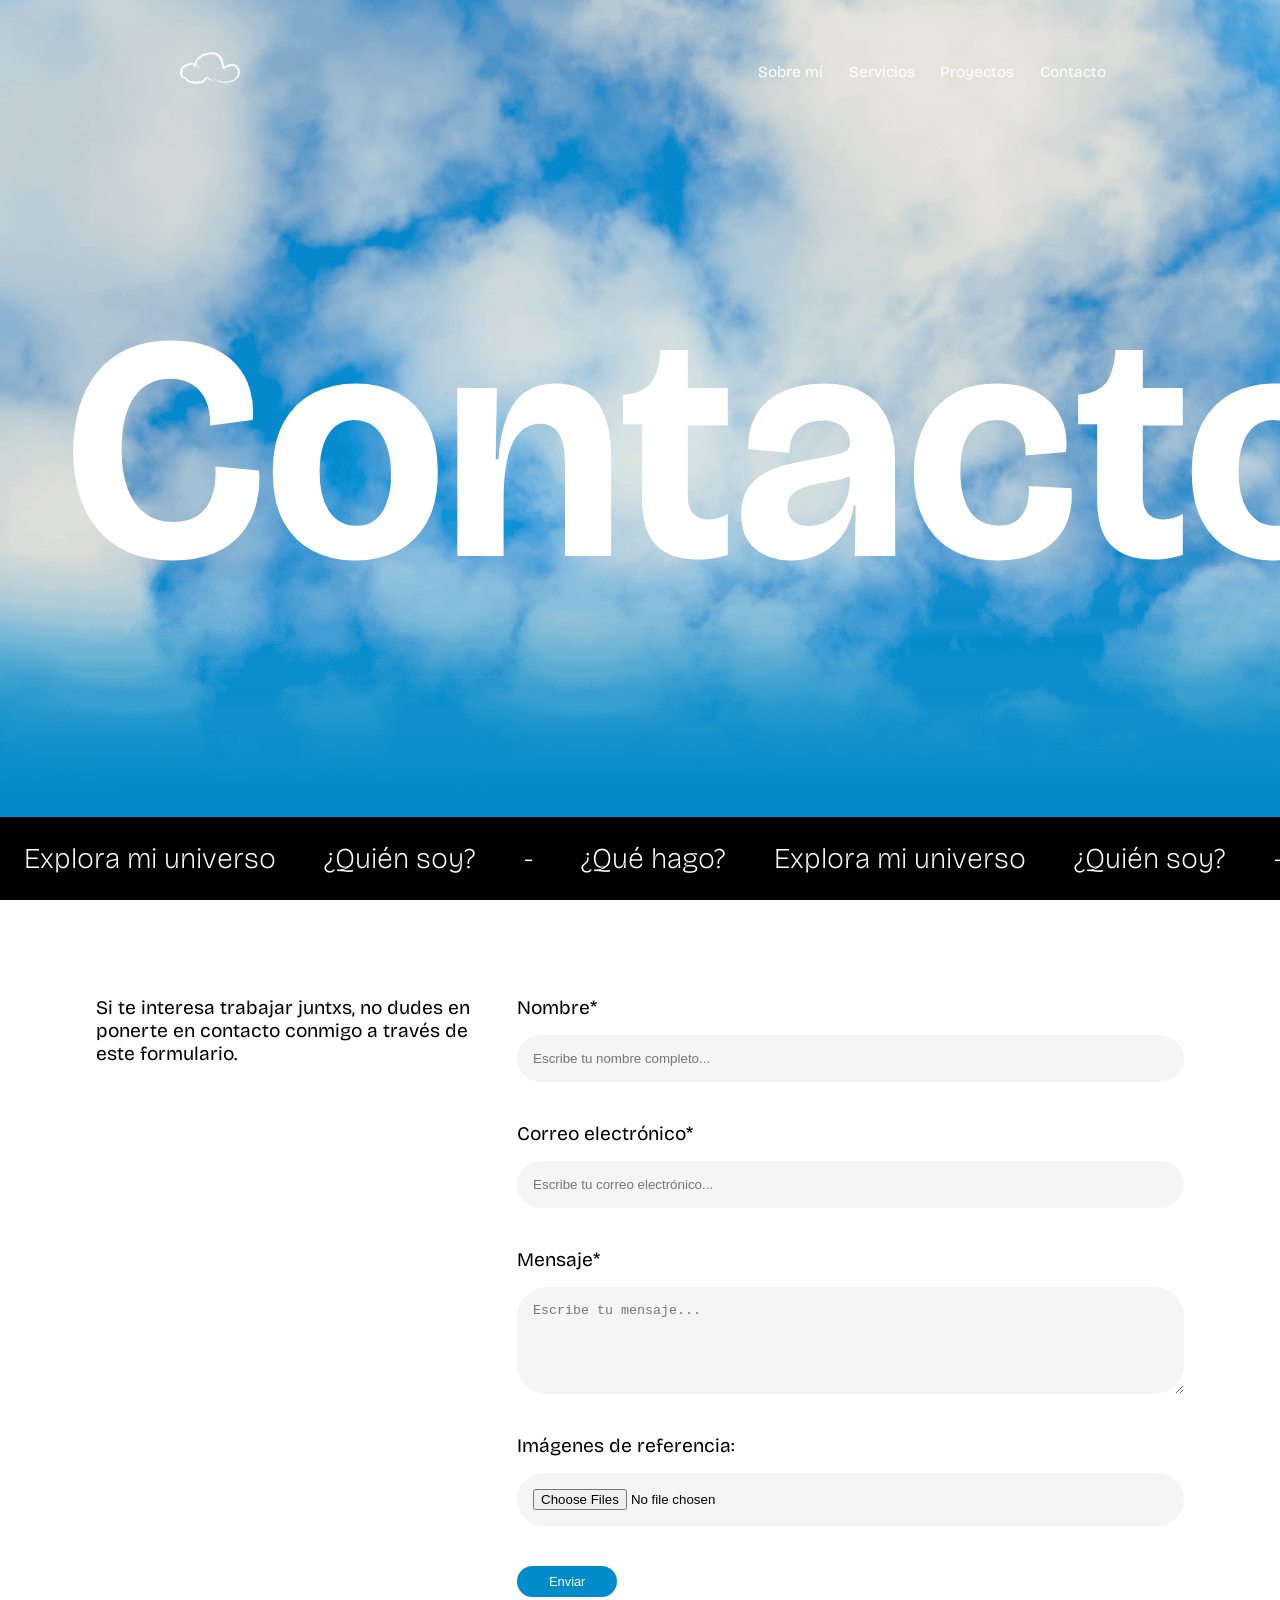
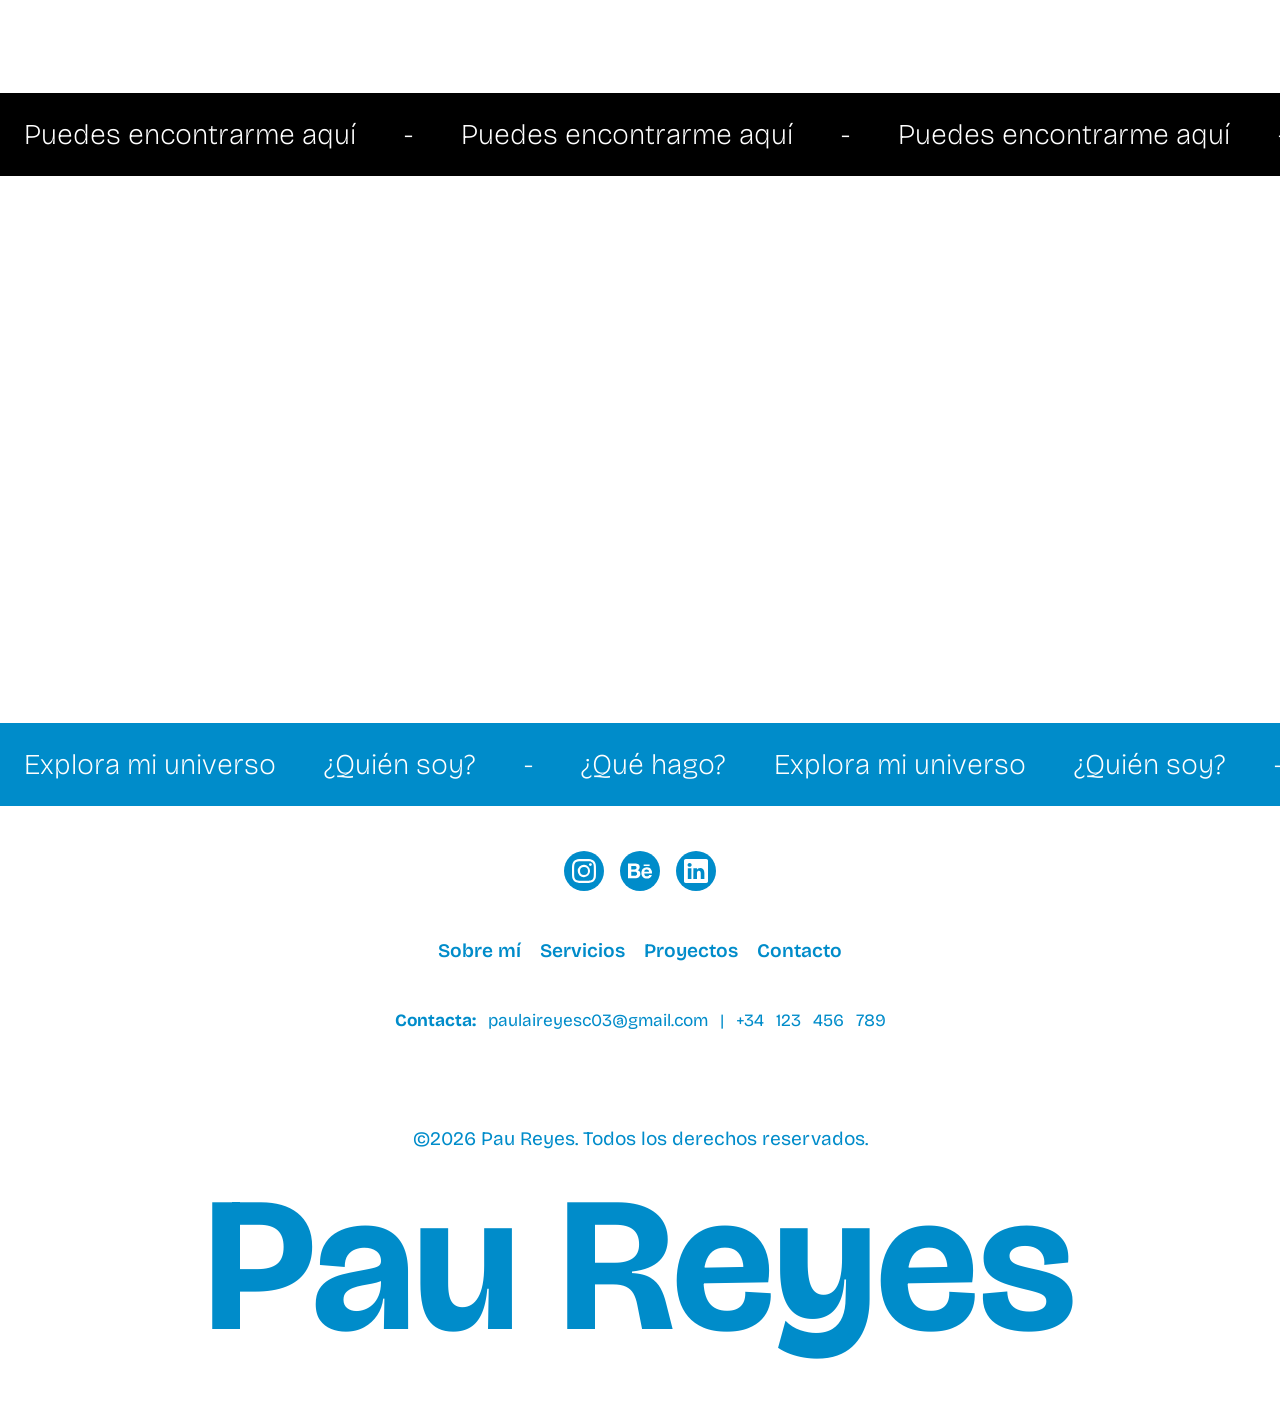
<file: contact.html>
<!DOCTYPE html>
<html lang="es">

<!-- 
Descripción: Este archivo HTML contiene la página de contacto.

Estructura general:
- Menú para ordenador
- Menú para móvil
- Banner inicial
- Formulario de contacto
- Caja de confirmación de envío del formulario
- Mapa de ubicación
- Footer
-->

<head>
    <meta charset='utf-8'>
    <meta http-equiv='X-UA-Compatible' content='IE=edge'>
    <title>Pau Reyes - Contacto</title>
    <meta name='viewport' content='width=device-width, initial-scale=1'>
    <link rel="icon" type="image/svg-xml" href="assets/favicon.svg">
    <link rel='stylesheet' type='text/css' href='css/main.css'>
    <script src='js/main.js' defer></script>

    <!-- Tipografia link -->
    <link rel="preconnect" href="https://fonts.googleapis.com">
    <link rel="preconnect" href="https://fonts.gstatic.com" crossorigin>
    <link href="https://fonts.googleapis.com/css2?family=Bricolage+Grotesque:opsz,wght@12..96,200..800&display=swap"
        rel="stylesheet">

    <!-- Primary Meta Tags -->
    <meta name="title" content="Pau Reyes - Contacto">
    <meta name="description"
        content="Si te interesa elevar tu proyecto al siguiente nivel, no dudes en contactarme. Estoy aquí para crear marcas y productos, físicos y digitales, que destaquen y cumplan con sus objetivos.">

    <!-- Open Graph / Facebook -->
    <meta property="og:type" content="website">
    <meta property="og:url" content="https://paureyes.com/contact.html">
    <meta property="og:title" content="Pau Reyes - Contacto">
    <meta property="og:description"
        content="Si te interesa elevar tu proyecto al siguiente nivel, no dudes en contactarme. Estoy aquí para crear marcas y productos, físicos y digitales, que destaquen y cumplan con sus objetivos.">
    <meta property="og:image" content="./assets/about.jpg">

    <!-- X (Twitter) -->
    <meta property="twitter:card" content="summary_large_image">
    <meta property="twitter:url" content="https://paureyes.com/contact.html">
    <meta property="twitter:title" content="Pau Reyes - Contacto">
    <meta property="twitter:description"
        content="Si te interesa elevar tu proyecto al siguiente nivel, no dudes en contactarme. Estoy aquí para crear marcas y productos, físicos y digitales, que destaquen y cumplan con sus objetivos.">
    <meta property="twitter:image" content="./assets/about.jpg">

</head>

<body>

    <!-- Header - Menú Desktop + Menú Mobile
         Descripción: 
         - Menú para mostrar en pantallas de escritorio. 
         - Menú para mostrar en pantallas móviles. 
    -->
    <header class="header">
        <!-- Menú para pantallas de escritorio -->
        <a href="index.html" title="Enlace a la página de inicio" aria-label="Enlace a la página de inicio">
            <img class="header__logo" src="./assets/favicon-blanco.svg" alt="Nube blanca">
        </a>

        <nav class="header__nav">
            <ul class="header__menu">
                <li><a href="about.html" title="Enlace a la página sobre mí"
                        aria-label="Enlace a la página sobre mí">Sobre mí</a></li>
                <li><a href="services.html" title="Enlace a la página de servicios"
                        aria-label="Enlace a la página de servicios">Servicios</a></li>
                <li><a href="projects.html" title="Enlace a la página de proyectos"
                        aria-label="Enlace a la página de proyectos">Proyectos</a></li>
                <li><a href="contact.html" title="Enlace a la página de contacto"
                        aria-label="Enlace a la página de contacto">Contacto</a></li>
            </ul>
        </nav>
        <!-- Menú para pantallas móviles -->
        <nav class="header__nav header__nav--mobile">
            <ul class="header__menu header__menu--mobile">
                <li class="header__menu-icon">
                    <button class="menu-icon__btn" title="Botón para abrir el menú de navegación"
                        aria-label="Botón para abrir el menú de navegación">
                        <svg xmlns="http://www.w3.org/2000/svg" viewBox="0 0 16 16">
                            <path fill-rule="evenodd"
                                d="M2.5 12a.5.5 0 0 1 .5-.5h10a.5.5 0 0 1 0 1H3a.5.5 0 0 1-.5-.5m0-4a.5.5 0 0 1 .5-.5h10a.5.5 0 0 1 0 1H3a.5.5 0 0 1-.5-.5m0-4a.5.5 0 0 1 .5-.5h10a.5.5 0 0 1 0 1H3a.5.5 0 0 1-.5-.5" />
                        </svg>
                    </button>
                    <ul>
                        <li class="menu-icon__item"><a href="about.html" title="Enlace a la página sobre mí"
                                aria-label="Enlace a la página sobre mí">Sobre mí</a></li>
                        <li class="menu-icon__item"><a href="services.html" title="Enlace a la página de servicios"
                                aria-label="Enlace a la página de servicios">Servicios</a></li>
                        <li class="menu-icon__item"><a href="projects.html" title="Enlace a la página de proyectos"
                                aria-label="Enlace a la página de proyectos">Proyectos</a></li>
                        <li class="menu-icon__item"><a href="contact.html" title="Enlace a la página de contacto"
                                aria-label="Enlace a la página de contacto">Contacto</a></li>
                    </ul>
                </li>
            </ul>
        </nav>
    </header>
    <!-- Fin del header -->

    <main>
        <!-- Banner inicial
         Descripción: Sección de bienvenida.
         Estructura:
            - Título de la sección con efecto scroll.
            - Animación de texto.
        -->
        <section class="banner banner--background">
            <!-- Título de la sección - Efecto scroll -->
            <h1 class="banner__h1">Contacto</h1>
            <div class="movement">
                <!-- Animación de texto -->
                <div class="movement__container">
                    <span class="movement__span">Explora mi universo</span>
                    <span class="movement__span">¿Quién soy?</span>
                    <span class="movement__span">-</span>
                    <span class="movement__span">¿Qué hago?</span>
                    <span class="movement__span">Explora mi universo</span>
                    <span class="movement__span">¿Quién soy?</span>
                    <span class="movement__span">-</span>
                    <span class="movement__span">¿Qué hago?</span>
                    <span class="movement__span">Explora mi universo</span>
                    <span class="movement__span">¿Quién soy?</span>
                    <span class="movement__span">-</span>
                    <span class="movement__span">¿Qué hago?</span>
                    <span class="movement__span">Explora mi universo</span>
                    <span class="movement__span">¿Quién soy?</span>
                    <span class="movement__span">-</span>
                    <span class="movement__span">¿Qué hago?</span>
                    <span class="movement__span">Explora mi universo</span>
                    <span class="movement__span">¿Quién soy?</span>
                    <span class="movement__span">-</span>
                    <span class="movement__span">¿Qué hago?</span>
                    <span class="movement__span">Explora mi universo</span>
                    <span class="movement__span">¿Quién soy?</span>
                    <span class="movement__span">-</span>
                    <span class="movement__span">¿Qué hago?</span>
                    <span class="movement__span">Explora mi universo</span>
                    <span class="movement__span">¿Quién soy?</span>
                    <span class="movement__span">-</span>
                    <span class="movement__span">¿Qué hago?</span>
                    <span class="movement__span">Explora mi universo</span>
                    <span class="movement__span">¿Quién soy?</span>
                    <span class="movement__span">-</span>
                    <span class="movement__span">¿Qué hago?</span>
                    <span class="movement__span">Explora mi universo</span>
                    <span class="movement__span">¿Quién soy?</span>
                    <span class="movement__span">-</span>
                    <span class="movement__span">¿Qué hago?</span>
                    <span class="movement__span">Explora mi universo</span>
                </div>
                <!-- Fin de la animación -->
            </div>
        </section>
        <!-- Fin de la sección -->


        <!-- Formulario de contacto
         Descripción: Texto de introducción al formulario de contacto y formulario.
         Estructura:
            - Texto de introducción
            - Formulario de contacto
        -->
        <div class="contact">
            <div class="contact__introduction">
                <!-- Texto de introducción -->
                <p class="contact__p">Si te interesa trabajar juntxs, no dudes en ponerte en contacto conmigo a través
                    de este formulario.</p>
            </div>
            <form class="contact__form" action="envio.php" method="post" enctype="multipart/form-data">
                <!-- Campos del formulario -->
                <label for="name">Nombre*</label>
                <input class="contact__input" type="text" id="name" name="name"
                    placeholder="Escribe tu nombre completo..." required autocomplete="name">

                <label for="email">Correo electrónico*</label>
                <input class="contact__input" type="email" id="email" name="email"
                    placeholder="Escribe tu correo electrónico..." required autocomplete="email">

                <label for="message">Mensaje*</label>
                <textarea class="contact__textarea" id="message" name="message" placeholder="Escribe tu mensaje..."
                    rows="5" required></textarea>

                <label for="file">Imágenes de referencia:</label>
                <input class="contact__input" type="file" id="file" name="file[]" accept="image/*" multiple>

                <button title="Enviar formulario de contacto" type="submit" class="contact__btn btn">Enviar</button>
            </form>
        </div>
        <!-- Fin del formulario -->

        <!-- Caja de confirmación de envío del formulario
         Descripción: Confirmación de que el formulario se ha enviado correctamente.
         Estructura:
            - Texto vacío (se rellenará con JavaScript al enviar el formulario)
            - Botón para cerrar la caja de confirmación
        -->
        <div class="confirmation">
            <div class="confirmation__message">
                <p></p>
                <button class="confirmation__btn btn" title="Cerrar mensaje de confirmación de envío del formulario"
                    aria-label="Cerrar mensaje de confirmación de envío del formulario">Cerrar</button>
            </div>
        </div>
        <!-- Fin de la caja de confirmación -->

        <!-- Mapa de ubicación
         Descripción: Mapa para mostrar la ubicación de la empresa.
         Estructura:
            - Animación de texto (traslación horizontal hacia la derecha, inversa a la utilizada en los banner)
            - Mapa de Google Maps con la ubicación de la empresa.
        -->
        <div class="map">
            <div class="movement--up">
                <!-- Animación de texto -->
                <div class="movement__container">
                    <span class="movement__span">Puedes encontrarme aquí</span>
                    <span class="movement__span">-</span>
                    <span class="movement__span">Puedes encontrarme aquí</span>
                    <span class="movement__span">-</span>
                    <span class="movement__span">Puedes encontrarme aquí</span>
                    <span class="movement__span">-</span>
                    <span class="movement__span">Puedes encontrarme aquí</span>
                    <span class="movement__span">-</span>
                    <span class="movement__span">Puedes encontrarme aquí</span>
                    <span class="movement__span">-</span>
                    <span class="movement__span">Puedes encontrarme aquí</span>
                    <span class="movement__span">-</span>
                    <span class="movement__span">Puedes encontrarme aquí</span>
                    <span class="movement__span">-</span>
                    <span class="movement__span">Puedes encontrarme aquí</span>
                    <span class="movement__span">-</span>
                    <span class="movement__span">Puedes encontrarme aquí</span>
                    <span class="movement__span">-</span>
                    <span class="movement__span">Puedes encontrarme aquí</span>
                    <span class="movement__span">-</span>
                    <span class="movement__span">Puedes encontrarme aquí</span>
                    <span class="movement__span">-</span>
                    <span class="movement__span">Puedes encontrarme aquí</span>
                </div>
                <!-- Fin de la animación -->
            </div>
            <iframe class="map__iframe" title="Mapa con la ubicación del estudio de Paula Reyes"
                src="https://www.google.com/maps/embed?pb=!1m18!1m12!1m3!1d5093.26679148941!2d-15.437955443238238!3d28.144323847583674!2m3!1f0!2f0!3f0!3m2!1i1024!2i768!4f13.1!3m3!1m2!1s0xc4095388049acc7%3A0xde81b5fd95e0b033!2sLa%20Puntilla%20(Playa%20de%20Las%20Canteras)!5e0!3m2!1ses!2ses!4v1775567071538!5m2!1ses!2ses"
                allowfullscreen="" loading="lazy" referrerpolicy="no-referrer-when-downgrade">
            </iframe>
        </div>
        <!-- Fin del mapa de ubicación -->

    </main>

    <!-- Footer
         Descripción: Información de contacto y derechos de autor.
         Estructura:
            - Animación de texto: traslación horizontal hacia la izquierda
            - Información de contacto
                - Redes sociales
                - Menú
                - Email y teléfono
            - Título del footer
                - Copyright y año
                - Nombre de la dueña de la web
    -->
    <footer class="footer">
        <div class="movement--blue">
            <!-- Animación de texto -->
            <div class="movement__container">
                <span class="movement__span">Explora mi universo</span>
                <span class="movement__span">¿Quién soy?</span>
                <span class="movement__span">-</span>
                <span class="movement__span">¿Qué hago?</span>
                <span class="movement__span">Explora mi universo</span>
                <span class="movement__span">¿Quién soy?</span>
                <span class="movement__span">-</span>
                <span class="movement__span">¿Qué hago?</span>
                <span class="movement__span">Explora mi universo</span>
                <span class="movement__span">¿Quién soy?</span>
                <span class="movement__span">-</span>
                <span class="movement__span">¿Qué hago?</span>
                <span class="movement__span">Explora mi universo</span>
                <span class="movement__span">¿Quién soy?</span>
                <span class="movement__span">-</span>
                <span class="movement__span">¿Qué hago?</span>
                <span class="movement__span">Explora mi universo</span>
                <span class="movement__span">¿Quién soy?</span>
                <span class="movement__span">-</span>
                <span class="movement__span">¿Qué hago?</span>
                <span class="movement__span">Explora mi universo</span>
                <span class="movement__span">¿Quién soy?</span>
                <span class="movement__span">-</span>
                <span class="movement__span">¿Qué hago?</span>
                <span class="movement__span">Explora mi universo</span>
                <span class="movement__span">¿Quién soy?</span>
                <span class="movement__span">-</span>
                <span class="movement__span">¿Qué hago?</span>
                <span class="movement__span">Explora mi universo</span>
                <span class="movement__span">¿Quién soy?</span>
                <span class="movement__span">-</span>
                <span class="movement__span">¿Qué hago?</span>
                <span class="movement__span">Explora mi universo</span>
                <span class="movement__span">¿Quién soy?</span>
                <span class="movement__span">-</span>
                <span class="movement__span">¿Qué hago?</span>
                <span class="movement__span">Explora mi universo</span>
            </div>
            <!-- Fin de la animación -->
        </div>

        <div class="footer__info">
            <!-- Redes sociales -->
            <div class="footer__socials">
                <div class="social">
                    <a href="https://www.instagram.com/reyestypo/?hl=en" target="_blank" rel="noopener noreferrer"
                        aria-label="Enlace al perfil de Instagram de la dueña de la web"
                        title="Enlace al perfil de Instagram de la dueña de la web">
                        <svg xmlns="http://www.w3.org/2000/svg" viewBox="0 0 16 16">
                            <path
                                d="M8 0C5.829 0 5.556.01 4.703.048 3.85.088 3.269.222 2.76.42a3.9 3.9 0 0 0-1.417.923A3.9 3.9 0 0 0 .42 2.76C.222 3.268.087 3.85.048 4.7.01 5.555 0 5.827 0 8.001c0 2.172.01 2.444.048 3.297.04.852.174 1.433.372 1.942.205.526.478.972.923 1.417.444.445.89.719 1.416.923.51.198 1.09.333 1.942.372C5.555 15.99 5.827 16 8 16s2.444-.01 3.298-.048c.851-.04 1.434-.174 1.943-.372a3.9 3.9 0 0 0 1.416-.923c.445-.445.718-.891.923-1.417.197-.509.332-1.09.372-1.942C15.99 10.445 16 10.173 16 8s-.01-2.445-.048-3.299c-.04-.851-.175-1.433-.372-1.941a3.9 3.9 0 0 0-.923-1.417A3.9 3.9 0 0 0 13.24.42c-.51-.198-1.092-.333-1.943-.372C10.443.01 10.172 0 7.998 0zm-.717 1.442h.718c2.136 0 2.389.007 3.232.046.78.035 1.204.166 1.486.275.373.145.64.319.92.599s.453.546.598.92c.11.281.24.705.275 1.485.039.843.047 1.096.047 3.231s-.008 2.389-.047 3.232c-.035.78-.166 1.203-.275 1.485a2.5 2.5 0 0 1-.599.919c-.28.28-.546.453-.92.598-.28.11-.704.24-1.485.276-.843.038-1.096.047-3.232.047s-2.39-.009-3.233-.047c-.78-.036-1.203-.166-1.485-.276a2.5 2.5 0 0 1-.92-.598 2.5 2.5 0 0 1-.6-.92c-.109-.281-.24-.705-.275-1.485-.038-.843-.046-1.096-.046-3.233s.008-2.388.046-3.231c.036-.78.166-1.204.276-1.486.145-.373.319-.64.599-.92s.546-.453.92-.598c.282-.11.705-.24 1.485-.276.738-.034 1.024-.044 2.515-.045zm4.988 1.328a.96.96 0 1 0 0 1.92.96.96 0 0 0 0-1.92m-4.27 1.122a4.109 4.109 0 1 0 0 8.217 4.109 4.109 0 0 0 0-8.217m0 1.441a2.667 2.667 0 1 1 0 5.334 2.667 2.667 0 0 1 0-5.334" />
                        </svg>
                    </a>
                </div>
                <div class="social">
                    <a href="https://www.behance.net/paulareyes40" target="_blank" rel="noopener noreferrer"
                        aria-label="Enlace al perfil de Behance de la dueña de la web"
                        title="Enlace al perfil de Behance de la dueña de la web">
                        <svg xmlns="http://www.w3.org/2000/svg" viewBox="0 0 16 16">
                            <path
                                d="M4.654 3c.461 0 .887.035 1.278.14.39.07.711.216.996.391s.497.426.641.747c.14.32.216.711.216 1.137 0 .496-.106.922-.356 1.242-.215.32-.566.606-.997.817.606.176 1.067.496 1.348.922s.461.957.461 1.563c0 .496-.105.922-.285 1.278a2.3 2.3 0 0 1-.782.887c-.32.215-.711.39-1.137.496a5.3 5.3 0 0 1-1.278.176L0 12.803V3zm-.285 3.978c.39 0 .71-.105.957-.285.246-.18.355-.497.355-.887 0-.216-.035-.426-.105-.567a1 1 0 0 0-.32-.355 1.8 1.8 0 0 0-.461-.176c-.176-.035-.356-.035-.567-.035H2.17v2.31c0-.005 2.2-.005 2.2-.005zm.105 4.193c.215 0 .426-.035.606-.07.176-.035.356-.106.496-.216s.25-.215.356-.39c.07-.176.14-.391.14-.641 0-.496-.14-.852-.426-1.102-.285-.215-.676-.32-1.137-.32H2.17v2.734h2.305zm6.858-.035q.428.427 1.278.426c.39 0 .746-.106 1.032-.286q.426-.32.53-.64h1.74c-.286.851-.712 1.457-1.278 1.848-.566.355-1.243.566-2.06.566a4.1 4.1 0 0 1-1.527-.285 2.8 2.8 0 0 1-1.137-.782 2.85 2.85 0 0 1-.712-1.172c-.175-.461-.25-.957-.25-1.528 0-.531.07-1.032.25-1.493.18-.46.426-.852.747-1.207.32-.32.711-.606 1.137-.782a4 4 0 0 1 1.493-.285c.606 0 1.137.105 1.598.355.46.25.817.532 1.102.958.285.39.496.851.641 1.348.07.496.105.996.07 1.563h-5.15c0 .58.21 1.11.496 1.396m2.24-3.732c-.25-.25-.642-.391-1.103-.391-.32 0-.566.07-.781.176s-.356.25-.496.39a.96.96 0 0 0-.25.497c-.036.175-.07.32-.07.46h3.196c-.07-.526-.25-.882-.497-1.132zm-3.127-3.728h3.978v.957h-3.978z" />
                        </svg>
                    </a>
                </div>
                <div class="social">
                    <a href="https://www.linkedin.com/in/paula-reyes-064199341/" target="_blank"
                        rel="noopener noreferrer" aria-label="Enlace al perfil de Linkedin de la dueña de la web"
                        title="Enlace al perfil de Linkedin de la dueña de la web">
                        <svg xmlns="http://www.w3.org/2000/svg" viewBox="0 0 16 16">
                            <path
                                d="M0 1.146C0 .513.526 0 1.175 0h13.65C15.474 0 16 .513 16 1.146v13.708c0 .633-.526 1.146-1.175 1.146H1.175C.526 16 0 15.487 0 14.854zm4.943 12.248V6.169H2.542v7.225zm-1.2-8.212c.837 0 1.358-.554 1.358-1.248-.015-.709-.52-1.248-1.342-1.248S2.4 3.226 2.4 3.934c0 .694.521 1.248 1.327 1.248zm4.908 8.212V9.359c0-.216.016-.432.08-.586.173-.431.568-.878 1.232-.878.869 0 1.216.662 1.216 1.634v3.865h2.401V9.25c0-2.22-1.184-3.252-2.764-3.252-1.274 0-1.845.7-2.165 1.193v.025h-.016l.016-.025V6.169h-2.4c.03.678 0 7.225 0 7.225z" />
                        </svg>
                    </a>
                </div>
            </div>
            <!-- Fin de la redes sociales -->

            <!-- Menú del footer -->
            <nav class="footer__nav">
                <ul class="footer__menu">
                    <li><a href="about.html" title="Enlace a la página sobre mí"
                            aria-label="Enlace a la página sobre mí">Sobre mí</a></li>
                    <li><a href="services.html" title="Enlace a la página de servicios"
                            aria-label="Enlace a la página de servicios">Servicios</a></li>
                    <li><a href="projects.html" title="Enlace a la página de proyectos"
                            aria-label="Enlace a la página de proyectos">Proyectos</a></li>
                    <li><a href="contact.html" title="Enlace a la página de contacto"
                            aria-label="Enlace a la página de contacto">Contacto</a></li>
                </ul>
            </nav>
            <!-- Fin del menú del footer -->

            <!-- Contacto -->
            <span class="footer__contact"><strong>Contacta:</strong> paulaireyesc03@gmail.com | +34 123 456 789</span>
            <!-- Fin del contacto -->
        </div>

        <div class="footer__title">
            <!-- Copyright y título -->
            <span class="footer__span">©2026 Pau Reyes. Todos los derechos reservados.</span>
            <h2 class="footer__h2">Pau Reyes</h2>
        </div>
        <!-- Fin del copyright y título -->

    </footer>

</body>

</html>
</file>
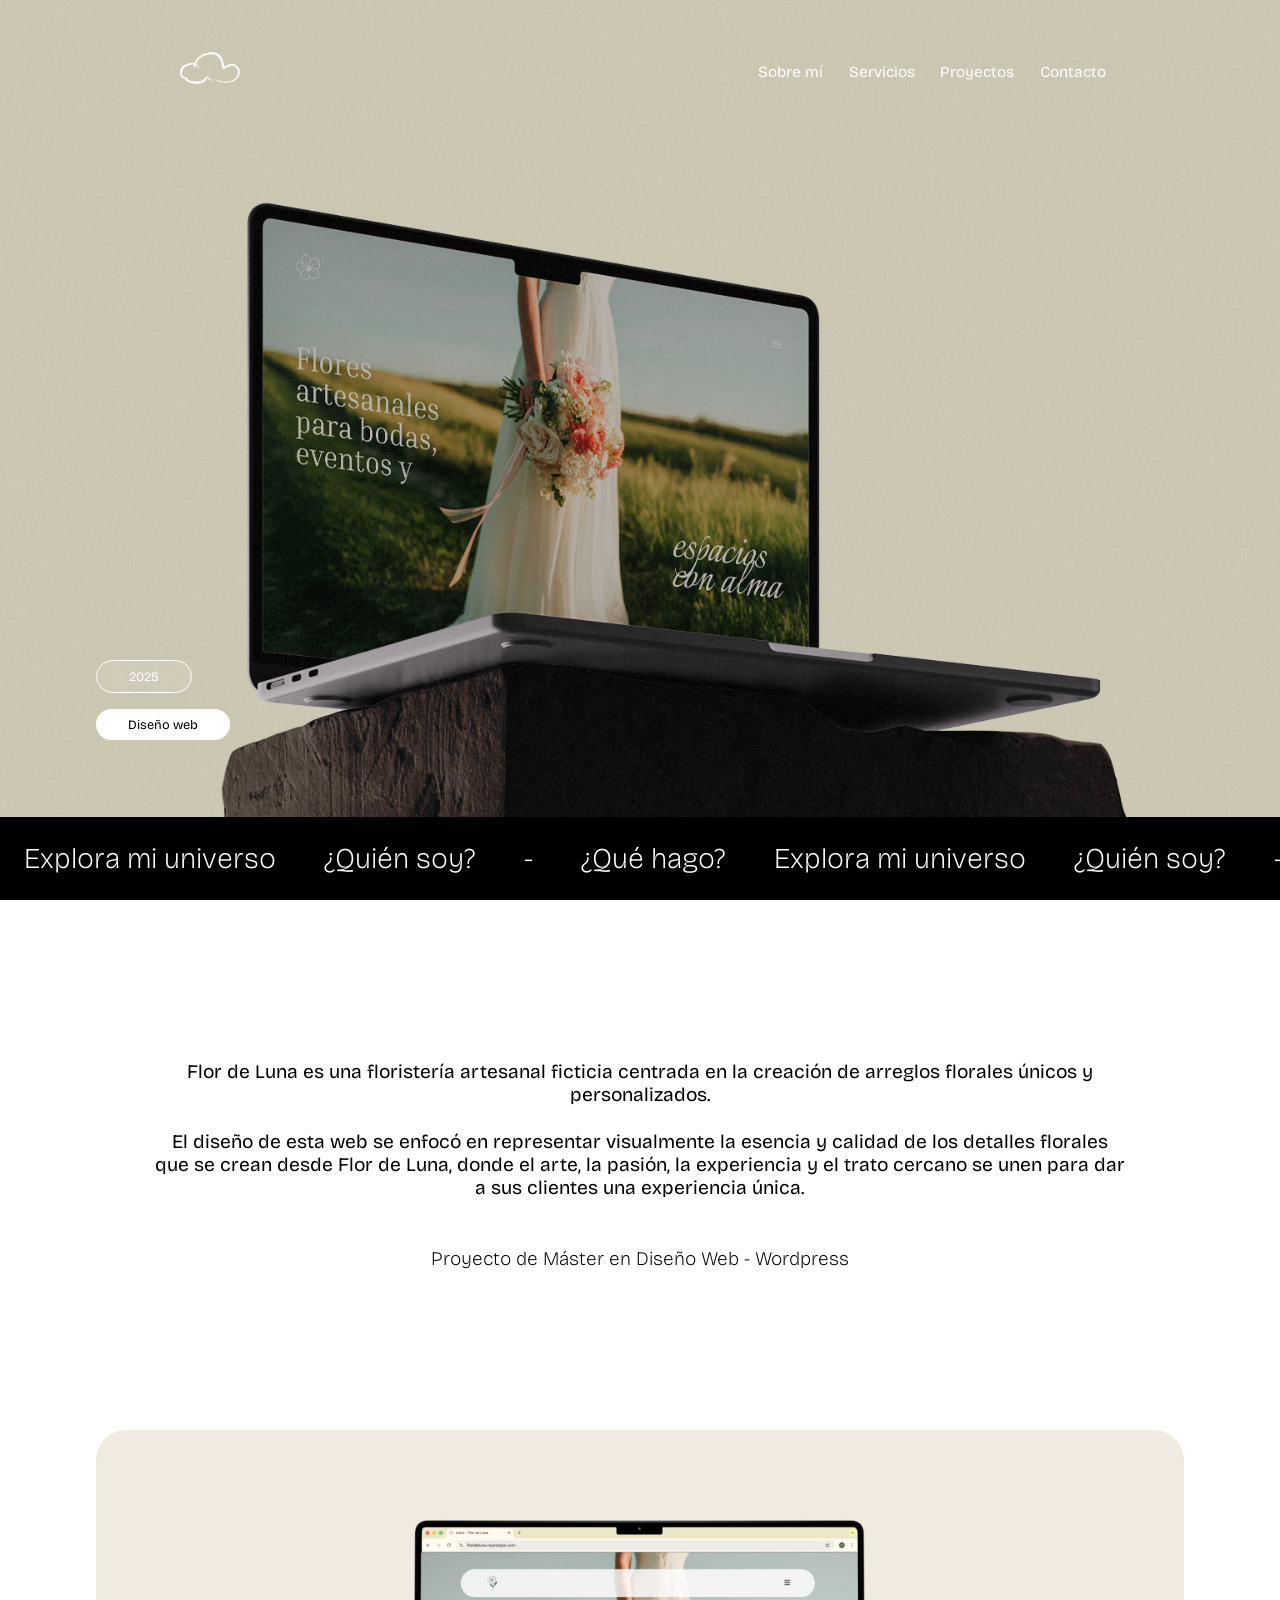
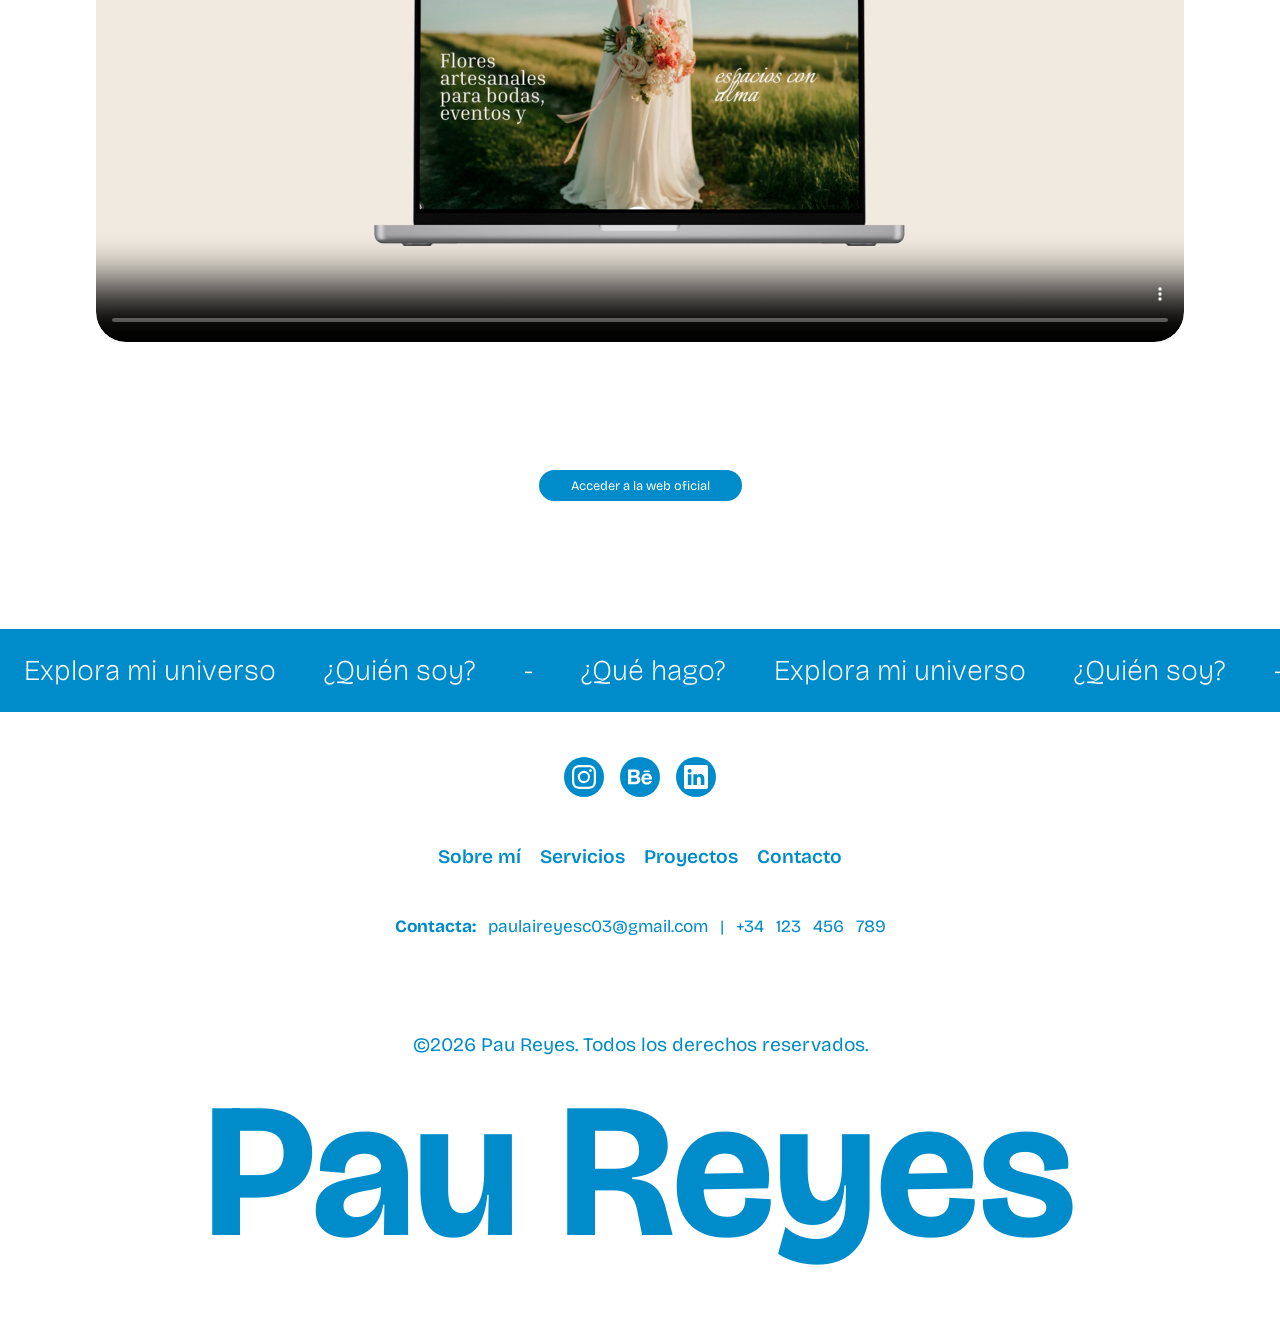
<file: flor.html>
<!DOCTYPE html>
<html lang="es">

<!-- 
Descripción: Este archivo HTML contiene la página del proyecto Flor de Luna.

Estructura general:
- Menú para ordenador
- Menú para móvil
- Banner inicial
- Descripción del proyecto
- Galería del proyecto
- Botón de acceso externo a la página oficial del proyecto
- Footer
-->

<head>
    <meta charset='utf-8'>
    <meta http-equiv='X-UA-Compatible' content='IE=edge'>
    <title>Pau Reyes - Flor de Luna</title>
    <meta name='viewport' content='width=device-width, initial-scale=1'>
    <link rel="icon" type="image/svg-xml" href="assets/favicon.svg">
    <link rel='stylesheet' type='text/css' href='css/main.css'>
    <script src='js/main.js' defer></script>

    <!-- Tipografia link -->
    <link rel="preconnect" href="https://fonts.googleapis.com">
    <link rel="preconnect" href="https://fonts.gstatic.com" crossorigin>
    <link href="https://fonts.googleapis.com/css2?family=Bricolage+Grotesque:opsz,wght@12..96,200..800&display=swap"
        rel="stylesheet">

    <!-- Primary Meta Tags -->
    <meta name="title" content="Pau Reyes - Flor de Luna">
    <meta name="description"
        content="Proyecto de diseño web para Flor de Luna, una floristería artesanal con enfoque en la calidad, elegancia y trato personalizado.">

    <!-- Open Graph / Facebook -->
    <meta property="og:type" content="website">
    <meta property="og:url" content="https://paureyes.com/flor.html">
    <meta property="og:title" content="Pau Reyes - Flor de Luna">
    <meta property="og:description"
        content="Proyecto de diseño web para Flor de Luna, una floristería artesanal con enfoque en la calidad, elegancia y trato personalizado.">
    <meta property="og:image" content="./assets/flor/flor-poster.jpg">

    <!-- X (Twitter) -->
    <meta property="twitter:card" content="summary_large_image">
    <meta property="twitter:url" content="https://paureyes.com/flor.html">
    <meta property="twitter:title" content="Pau Reyes - Flor de Luna">
    <meta property="twitter:description"
        content="Proyecto de diseño web para Flor de Luna, una floristería artesanal con enfoque en la calidad, elegancia y trato personalizado.">
    <meta property="twitter:image" content="./assets/flor/flor-poster.jpg">

</head>

<body>

    <!-- Header - Menú Desktop + Menú Mobile
         Descripción: 
         - Menú para mostrar en pantallas de escritorio. 
         - Menú para mostrar en pantallas móviles. 
    -->
    <header class="header">
        <!-- Menú para pantallas de escritorio -->
        <a href="index.html" title="Enlace a la página de inicio" aria-label="Enlace a la página de inicio">
            <img class="header__logo" src="./assets/favicon-blanco.svg" alt="Nube blanca">
        </a>

        <nav class="header__nav">
            <ul class="header__menu">
                <li><a href="about.html" title="Enlace a la página sobre mí"
                        aria-label="Enlace a la página sobre mí">Sobre mí</a></li>
                <li><a href="services.html" title="Enlace a la página de servicios"
                        aria-label="Enlace a la página de servicios">Servicios</a></li>
                <li><a href="projects.html" title="Enlace a la página de proyectos"
                        aria-label="Enlace a la página de proyectos">Proyectos</a></li>
                <li><a href="contact.html" title="Enlace a la página de contacto"
                        aria-label="Enlace a la página de contacto">Contacto</a></li>
            </ul>
        </nav>
        <!-- Menú para pantallas móviles -->
        <nav class="header__nav header__nav--mobile">
            <ul class="header__menu header__menu--mobile">
                <li class="header__menu-icon">
                    <button class="menu-icon__btn" title="Botón para abrir el menú de navegación"
                        aria-label="Botón para abrir el menú de navegación">
                        <svg xmlns="http://www.w3.org/2000/svg" viewBox="0 0 16 16">
                            <path fill-rule="evenodd"
                                d="M2.5 12a.5.5 0 0 1 .5-.5h10a.5.5 0 0 1 0 1H3a.5.5 0 0 1-.5-.5m0-4a.5.5 0 0 1 .5-.5h10a.5.5 0 0 1 0 1H3a.5.5 0 0 1-.5-.5m0-4a.5.5 0 0 1 .5-.5h10a.5.5 0 0 1 0 1H3a.5.5 0 0 1-.5-.5" />
                        </svg>
                    </button>
                    <ul>
                        <li class="menu-icon__item"><a href="about.html" title="Enlace a la página sobre mí"
                                aria-label="Enlace a la página sobre mí">Sobre mí</a></li>
                        <li class="menu-icon__item"><a href="services.html" title="Enlace a la página de servicios"
                                aria-label="Enlace a la página de servicios">Servicios</a></li>
                        <li class="menu-icon__item"><a href="projects.html" title="Enlace a la página de proyectos"
                                aria-label="Enlace a la página de proyectos">Proyectos</a></li>
                        <li class="menu-icon__item"><a href="contact.html" title="Enlace a la página de contacto"
                                aria-label="Enlace a la página de contacto">Contacto</a></li>
                    </ul>
                </li>
            </ul>
        </nav>
    </header>
    <!-- Fin del header -->

    <main>
        <!-- Banner inicial
         Descripción: Sección introductoria al proyecto.
         Estructura:
            - Etiquetas de categoría y año.
            - Animación de texto.
        -->
        <div class="banner banner--flor">
            <!-- Etiquetas de categoría y año -->
            <ul class="banner__tags">
                <li class="banner__tag">2025</li>
                <li class="banner__tag">Diseño web</li>
            </ul>
            <div class="movement">
                <!-- Animación de texto -->
                <div class="movement__container">
                    <span class="movement__span">Explora mi universo</span>
                    <span class="movement__span">¿Quién soy?</span>
                    <span class="movement__span">-</span>
                    <span class="movement__span">¿Qué hago?</span>
                    <span class="movement__span">Explora mi universo</span>
                    <span class="movement__span">¿Quién soy?</span>
                    <span class="movement__span">-</span>
                    <span class="movement__span">¿Qué hago?</span>
                    <span class="movement__span">Explora mi universo</span>
                    <span class="movement__span">¿Quién soy?</span>
                    <span class="movement__span">-</span>
                    <span class="movement__span">¿Qué hago?</span>
                    <span class="movement__span">Explora mi universo</span>
                    <span class="movement__span">¿Quién soy?</span>
                    <span class="movement__span">-</span>
                    <span class="movement__span">¿Qué hago?</span>
                    <span class="movement__span">Explora mi universo</span>
                    <span class="movement__span">¿Quién soy?</span>
                    <span class="movement__span">-</span>
                    <span class="movement__span">¿Qué hago?</span>
                    <span class="movement__span">Explora mi universo</span>
                    <span class="movement__span">¿Quién soy?</span>
                    <span class="movement__span">-</span>
                    <span class="movement__span">¿Qué hago?</span>
                    <span class="movement__span">Explora mi universo</span>
                    <span class="movement__span">¿Quién soy?</span>
                    <span class="movement__span">-</span>
                    <span class="movement__span">¿Qué hago?</span>
                    <span class="movement__span">Explora mi universo</span>
                    <span class="movement__span">¿Quién soy?</span>
                    <span class="movement__span">-</span>
                    <span class="movement__span">¿Qué hago?</span>
                    <span class="movement__span">Explora mi universo</span>
                    <span class="movement__span">¿Quién soy?</span>
                    <span class="movement__span">-</span>
                    <span class="movement__span">¿Qué hago?</span>
                    <span class="movement__span">Explora mi universo</span>
                </div>
                <!-- Fin de la animación -->
            </div>
        </div>
        <!-- Fin de la sección -->

        <!-- Sección descriptiva del proyecto
         Descripción: Explicación breve del proyecto.
         Estructura:
            - Texto
        -->
        <div class="info info--project">
            <p class="info__p info__p--project">Flor de Luna es una floristería artesanal ficticia centrada en la
                creación de arreglos florales únicos y personalizados.</p>


            <p class="info__p info__p--project">El diseño de esta web se enfocó en representar visualmente la esencia y
                calidad de los detalles florales que se crean desde Flor de Luna, donde el arte, la pasión, la
                experiencia y el trato cercano se unen para dar a sus clientes una experiencia única.</p>


            <p class="info__author">Proyecto de Máster en Diseño Web - Wordpress</p>
        </div>
        <!-- Fin de la sección -->


        <!-- Galería de proyecto
         Descripción: Pequeña galería con vídeo del proyecto.
         Estructura:
            - Video
        -->
        <div class="gallery">
            <div class="gallery__item">
                <video class="gallery__video" controls muted poster="./assets/flor/flor-poster.jpg" preload="none">
                    <source src="./assets/flor/flor-luna-video.webm" type="video/webm">
                    <source src="./assets/flor/flor-luna-video.mp4" type="video/mp4">
                    Tu navegador no admite el elemento.
                </video>
            </div>
        </div>
        <!-- Fin de la galería -->

        <!-- Botón de acceso externo
         Descripción: Botón que redirige a la página externa del proyecto.
         Estructura:
            - Botón
        -->
        <div class="external-link">
            <a href="https://flordeluna.reyestype.com/" target="_blank" rel="noopener noreferrer"
                class="external-link__btn btn" title="Enlace a la página oficial del proyecto"
                aria-label="Enlace a la página oficial del proyecto">Acceder a la web oficial</a>
        </div>
        <!-- Fin del botón de acceso externo -->

    </main>

    <!-- Footer
         Descripción: Información de contacto y derechos de autor.
         Estructura:
            - Animación de texto: traslación horizontal hacia la izquierda
            - Información de contacto
                - Redes sociales
                - Menú
                - Email y teléfono
            - Título del footer
                - Copyright y año
                - Nombre de la dueña de la web
    -->
    <footer class="footer">
        <div class="movement--blue">
            <!-- Animación de texto -->
            <div class="movement__container">
                <span class="movement__span">Explora mi universo</span>
                <span class="movement__span">¿Quién soy?</span>
                <span class="movement__span">-</span>
                <span class="movement__span">¿Qué hago?</span>
                <span class="movement__span">Explora mi universo</span>
                <span class="movement__span">¿Quién soy?</span>
                <span class="movement__span">-</span>
                <span class="movement__span">¿Qué hago?</span>
                <span class="movement__span">Explora mi universo</span>
                <span class="movement__span">¿Quién soy?</span>
                <span class="movement__span">-</span>
                <span class="movement__span">¿Qué hago?</span>
                <span class="movement__span">Explora mi universo</span>
                <span class="movement__span">¿Quién soy?</span>
                <span class="movement__span">-</span>
                <span class="movement__span">¿Qué hago?</span>
                <span class="movement__span">Explora mi universo</span>
                <span class="movement__span">¿Quién soy?</span>
                <span class="movement__span">-</span>
                <span class="movement__span">¿Qué hago?</span>
                <span class="movement__span">Explora mi universo</span>
                <span class="movement__span">¿Quién soy?</span>
                <span class="movement__span">-</span>
                <span class="movement__span">¿Qué hago?</span>
                <span class="movement__span">Explora mi universo</span>
                <span class="movement__span">¿Quién soy?</span>
                <span class="movement__span">-</span>
                <span class="movement__span">¿Qué hago?</span>
                <span class="movement__span">Explora mi universo</span>
                <span class="movement__span">¿Quién soy?</span>
                <span class="movement__span">-</span>
                <span class="movement__span">¿Qué hago?</span>
                <span class="movement__span">Explora mi universo</span>
                <span class="movement__span">¿Quién soy?</span>
                <span class="movement__span">-</span>
                <span class="movement__span">¿Qué hago?</span>
                <span class="movement__span">Explora mi universo</span>
            </div>
            <!-- Fin de la animación -->
        </div>

        <div class="footer__info">
            <!-- Redes sociales -->
            <div class="footer__socials">
                <div class="social">
                    <a href="https://www.instagram.com/reyestypo/?hl=en" target="_blank" rel="noopener noreferrer"
                        aria-label="Enlace al perfil de Instagram de la dueña de la web"
                        title="Enlace al perfil de Instagram de la dueña de la web">
                        <svg xmlns="http://www.w3.org/2000/svg" viewBox="0 0 16 16">
                            <path
                                d="M8 0C5.829 0 5.556.01 4.703.048 3.85.088 3.269.222 2.76.42a3.9 3.9 0 0 0-1.417.923A3.9 3.9 0 0 0 .42 2.76C.222 3.268.087 3.85.048 4.7.01 5.555 0 5.827 0 8.001c0 2.172.01 2.444.048 3.297.04.852.174 1.433.372 1.942.205.526.478.972.923 1.417.444.445.89.719 1.416.923.51.198 1.09.333 1.942.372C5.555 15.99 5.827 16 8 16s2.444-.01 3.298-.048c.851-.04 1.434-.174 1.943-.372a3.9 3.9 0 0 0 1.416-.923c.445-.445.718-.891.923-1.417.197-.509.332-1.09.372-1.942C15.99 10.445 16 10.173 16 8s-.01-2.445-.048-3.299c-.04-.851-.175-1.433-.372-1.941a3.9 3.9 0 0 0-.923-1.417A3.9 3.9 0 0 0 13.24.42c-.51-.198-1.092-.333-1.943-.372C10.443.01 10.172 0 7.998 0zm-.717 1.442h.718c2.136 0 2.389.007 3.232.046.78.035 1.204.166 1.486.275.373.145.64.319.92.599s.453.546.598.92c.11.281.24.705.275 1.485.039.843.047 1.096.047 3.231s-.008 2.389-.047 3.232c-.035.78-.166 1.203-.275 1.485a2.5 2.5 0 0 1-.599.919c-.28.28-.546.453-.92.598-.28.11-.704.24-1.485.276-.843.038-1.096.047-3.232.047s-2.39-.009-3.233-.047c-.78-.036-1.203-.166-1.485-.276a2.5 2.5 0 0 1-.92-.598 2.5 2.5 0 0 1-.6-.92c-.109-.281-.24-.705-.275-1.485-.038-.843-.046-1.096-.046-3.233s.008-2.388.046-3.231c.036-.78.166-1.204.276-1.486.145-.373.319-.64.599-.92s.546-.453.92-.598c.282-.11.705-.24 1.485-.276.738-.034 1.024-.044 2.515-.045zm4.988 1.328a.96.96 0 1 0 0 1.92.96.96 0 0 0 0-1.92m-4.27 1.122a4.109 4.109 0 1 0 0 8.217 4.109 4.109 0 0 0 0-8.217m0 1.441a2.667 2.667 0 1 1 0 5.334 2.667 2.667 0 0 1 0-5.334" />
                        </svg>
                    </a>
                </div>
                <div class="social">
                    <a href="https://www.behance.net/paulareyes40" target="_blank" rel="noopener noreferrer"
                        aria-label="Enlace al perfil de Behance de la dueña de la web"
                        title="Enlace al perfil de Behance de la dueña de la web">
                        <svg xmlns="http://www.w3.org/2000/svg" viewBox="0 0 16 16">
                            <path
                                d="M4.654 3c.461 0 .887.035 1.278.14.39.07.711.216.996.391s.497.426.641.747c.14.32.216.711.216 1.137 0 .496-.106.922-.356 1.242-.215.32-.566.606-.997.817.606.176 1.067.496 1.348.922s.461.957.461 1.563c0 .496-.105.922-.285 1.278a2.3 2.3 0 0 1-.782.887c-.32.215-.711.39-1.137.496a5.3 5.3 0 0 1-1.278.176L0 12.803V3zm-.285 3.978c.39 0 .71-.105.957-.285.246-.18.355-.497.355-.887 0-.216-.035-.426-.105-.567a1 1 0 0 0-.32-.355 1.8 1.8 0 0 0-.461-.176c-.176-.035-.356-.035-.567-.035H2.17v2.31c0-.005 2.2-.005 2.2-.005zm.105 4.193c.215 0 .426-.035.606-.07.176-.035.356-.106.496-.216s.25-.215.356-.39c.07-.176.14-.391.14-.641 0-.496-.14-.852-.426-1.102-.285-.215-.676-.32-1.137-.32H2.17v2.734h2.305zm6.858-.035q.428.427 1.278.426c.39 0 .746-.106 1.032-.286q.426-.32.53-.64h1.74c-.286.851-.712 1.457-1.278 1.848-.566.355-1.243.566-2.06.566a4.1 4.1 0 0 1-1.527-.285 2.8 2.8 0 0 1-1.137-.782 2.85 2.85 0 0 1-.712-1.172c-.175-.461-.25-.957-.25-1.528 0-.531.07-1.032.25-1.493.18-.46.426-.852.747-1.207.32-.32.711-.606 1.137-.782a4 4 0 0 1 1.493-.285c.606 0 1.137.105 1.598.355.46.25.817.532 1.102.958.285.39.496.851.641 1.348.07.496.105.996.07 1.563h-5.15c0 .58.21 1.11.496 1.396m2.24-3.732c-.25-.25-.642-.391-1.103-.391-.32 0-.566.07-.781.176s-.356.25-.496.39a.96.96 0 0 0-.25.497c-.036.175-.07.32-.07.46h3.196c-.07-.526-.25-.882-.497-1.132zm-3.127-3.728h3.978v.957h-3.978z" />
                        </svg>
                    </a>
                </div>
                <div class="social">
                    <a href="https://www.linkedin.com/in/paula-reyes-064199341/" target="_blank"
                        rel="noopener noreferrer" aria-label="Enlace al perfil de Linkedin de la dueña de la web"
                        title="Enlace al perfil de Linkedin de la dueña de la web">
                        <svg xmlns="http://www.w3.org/2000/svg" viewBox="0 0 16 16">
                            <path
                                d="M0 1.146C0 .513.526 0 1.175 0h13.65C15.474 0 16 .513 16 1.146v13.708c0 .633-.526 1.146-1.175 1.146H1.175C.526 16 0 15.487 0 14.854zm4.943 12.248V6.169H2.542v7.225zm-1.2-8.212c.837 0 1.358-.554 1.358-1.248-.015-.709-.52-1.248-1.342-1.248S2.4 3.226 2.4 3.934c0 .694.521 1.248 1.327 1.248zm4.908 8.212V9.359c0-.216.016-.432.08-.586.173-.431.568-.878 1.232-.878.869 0 1.216.662 1.216 1.634v3.865h2.401V9.25c0-2.22-1.184-3.252-2.764-3.252-1.274 0-1.845.7-2.165 1.193v.025h-.016l.016-.025V6.169h-2.4c.03.678 0 7.225 0 7.225z" />
                        </svg>
                    </a>
                </div>
            </div>
            <!-- Fin de la redes sociales -->

            <!-- Menú del footer -->
            <nav class="footer__nav">
                <ul class="footer__menu">
                    <li><a href="about.html" title="Enlace a la página sobre mí"
                            aria-label="Enlace a la página sobre mí">Sobre mí</a></li>
                    <li><a href="services.html" title="Enlace a la página de servicios"
                            aria-label="Enlace a la página de servicios">Servicios</a></li>
                    <li><a href="projects.html" title="Enlace a la página de proyectos"
                            aria-label="Enlace a la página de proyectos">Proyectos</a></li>
                    <li><a href="contact.html" title="Enlace a la página de contacto"
                            aria-label="Enlace a la página de contacto">Contacto</a></li>
                </ul>
            </nav>
            <!-- Fin del menú del footer -->

            <!-- Contacto -->
            <span class="footer__contact"><strong>Contacta:</strong> paulaireyesc03@gmail.com | +34 123 456 789</span>
            <!-- Fin del contacto -->
        </div>

        <div class="footer__title">
            <!-- Copyright y título -->
            <span class="footer__span">©2026 Pau Reyes. Todos los derechos reservados.</span>
            <h2 class="footer__h2">Pau Reyes</h2>
        </div>
        <!-- Fin del copyright y título -->

    </footer>

</body>

</html>
</file>
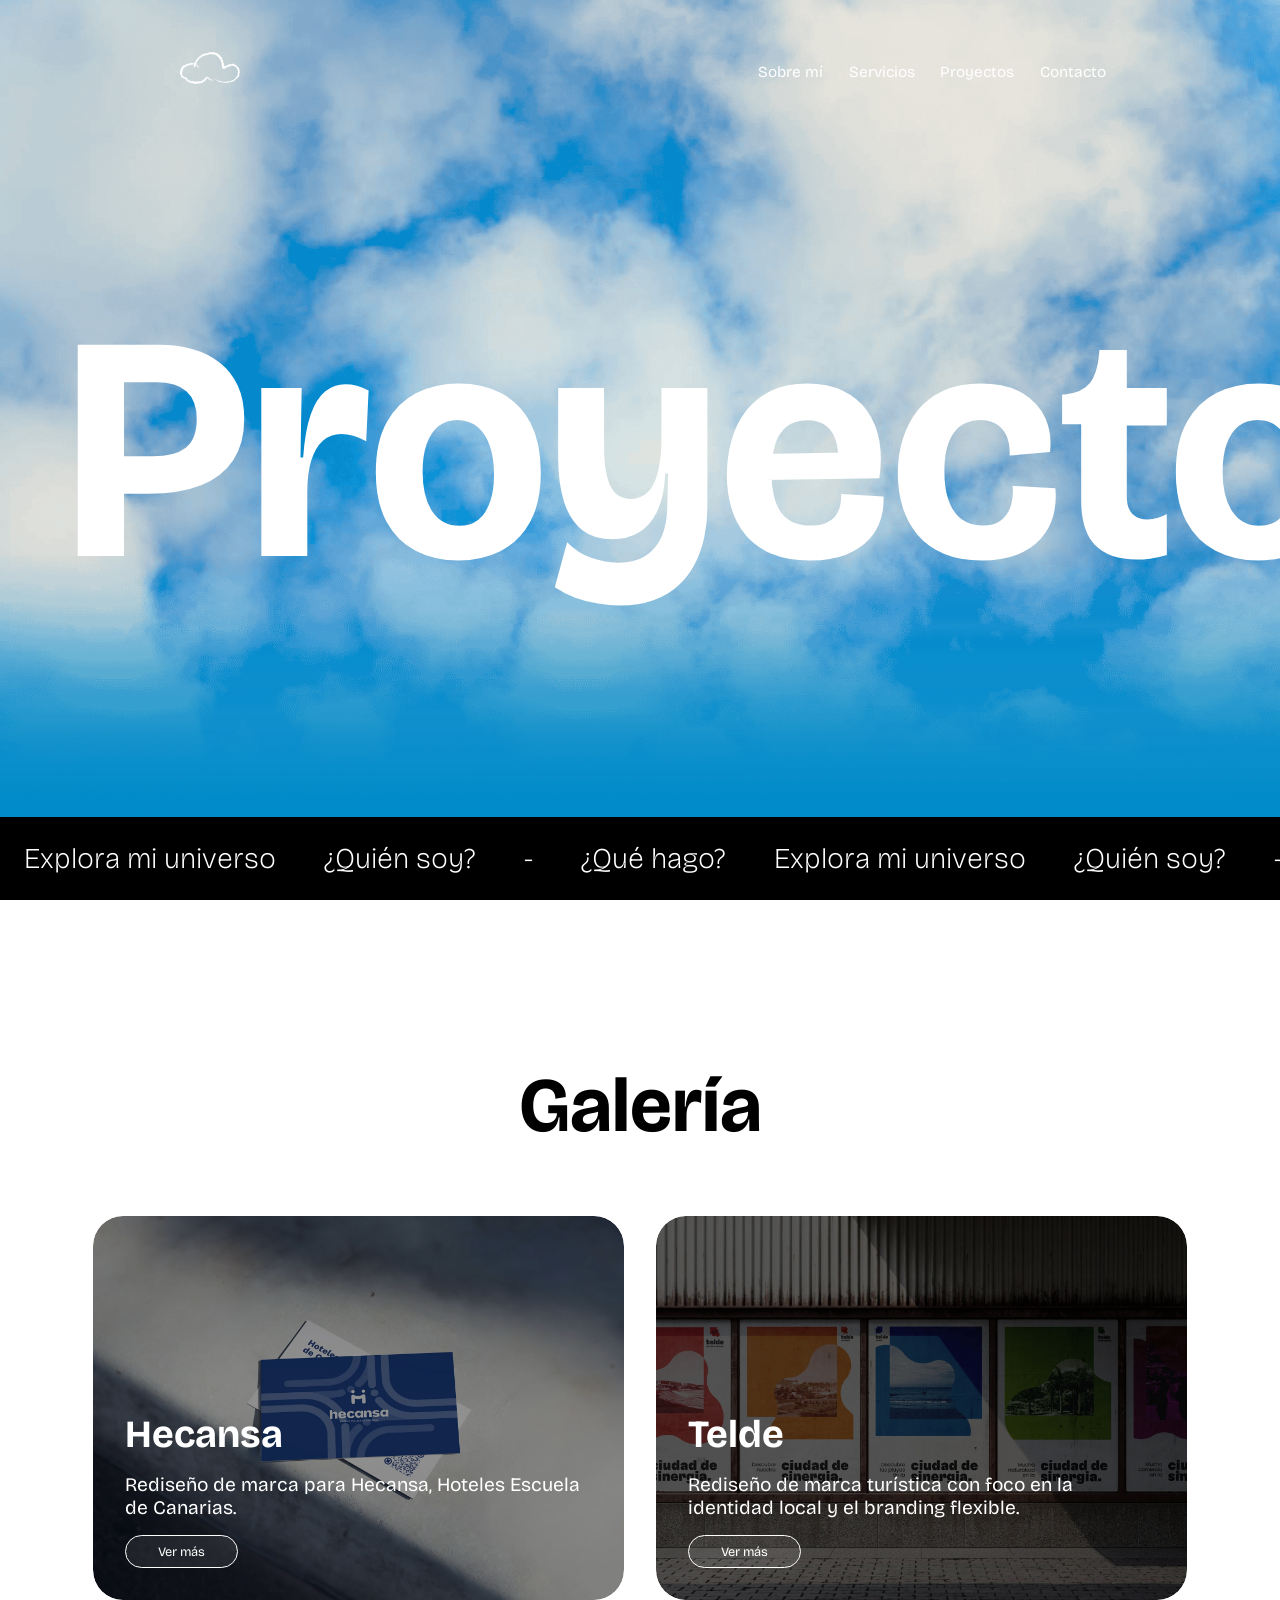
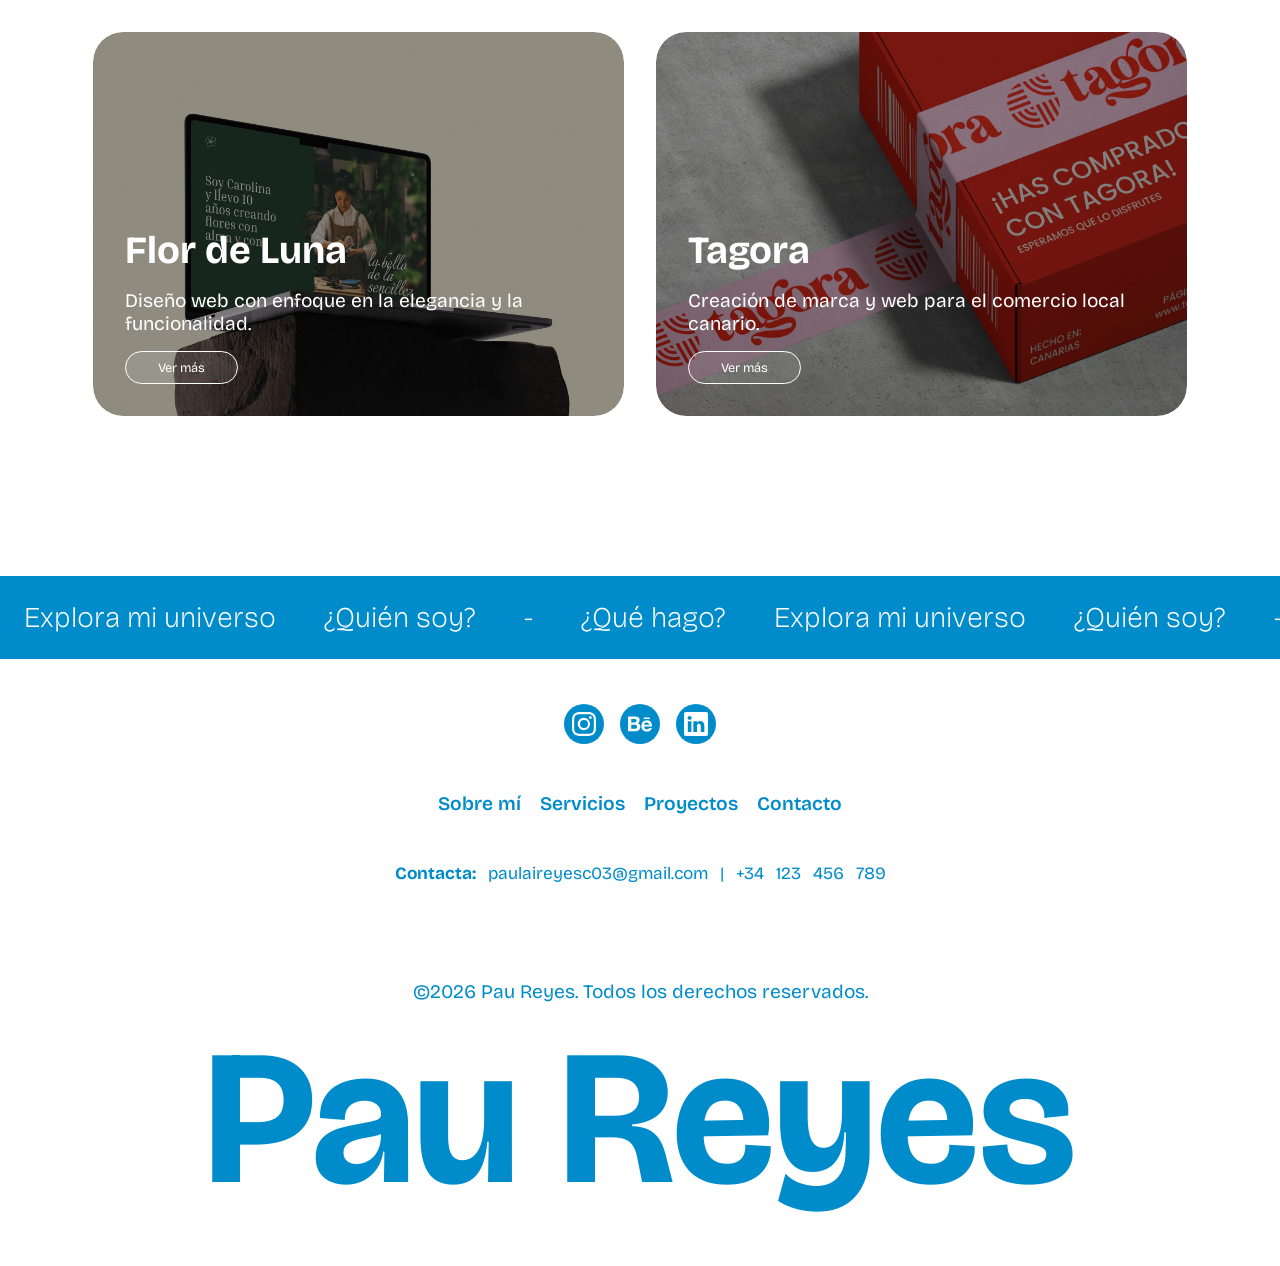
<file: projects.html>
<!DOCTYPE html>
<html lang="es">

<!-- 
Descripción: Este archivo HTML contiene la página/galería de proyectos.

Estructura general:
- Menú para ordenador
- Menú para móvil
- Banner inicial
- Galería de proyectos
- Footer
-->

<head>
    <meta charset='utf-8'>
    <meta http-equiv='X-UA-Compatible' content='IE=edge'>
    <title>Pau Reyes - Proyectos</title>
    <meta name='viewport' content='width=device-width, initial-scale=1'>
    <link rel="icon" type="image/svg-xml" href="assets/favicon.svg">
    <link rel='stylesheet' type='text/css' href='css/main.css'>
    <script src='js/main.js' defer></script>

    <!-- Tipografia link -->
    <link rel="preconnect" href="https://fonts.googleapis.com">
    <link rel="preconnect" href="https://fonts.gstatic.com" crossorigin>
    <link href="https://fonts.googleapis.com/css2?family=Bricolage+Grotesque:opsz,wght@12..96,200..800&display=swap"
        rel="stylesheet">

    <!-- Primary Meta Tags -->
    <meta name="title" content="Pau Reyes - Proyectos">
    <meta name="description"
        content="Descubre algunos de mis proyectos destacados en el ámbito del branding y el diseño web. Cada uno refleja un comprimiso claro con la creatividad, la profesión y el cliente. ¡No dudes en explorar mi portfolio para ver más!">

    <!-- Open Graph / Facebook -->
    <meta property="og:type" content="website">
    <meta property="og:url" content="https://paureyes.com/projects.html">
    <meta property="og:title" content="Pau Reyes - Proyectos">
    <meta property="og:description"
        content="Descubre algunos de mis proyectos destacados en el ámbito del branding y el diseño web. Cada uno refleja un comprimiso claro con la creatividad, la profesión y el cliente. ¡No dudes en explorar mi portfolio para ver más!">
    <meta property="og:image" content="./assets/about.jpg">

    <!-- X (Twitter) -->
    <meta property="twitter:card" content="summary_large_image">
    <meta property="twitter:url" content="https://paureyes.com/projects.html">
    <meta property="twitter:title" content="Pau Reyes - Proyectos">
    <meta property="twitter:description"
        content="Descubre algunos de mis proyectos destacados en el ámbito del branding y el diseño web. Cada uno refleja un comprimiso claro con la creatividad, la profesión y el cliente. ¡No dudes en explorar mi portfolio para ver más!">
    <meta property="twitter:image" content="./assets/about.jpg">

</head>

<body>

    <!-- Header - Menú Desktop + Menú Mobile
         Descripción: 
         - Menú para mostrar en pantallas de escritorio. 
         - Menú para mostrar en pantallas móviles. 
    -->
    <header class="header">
        <!-- Menú para pantallas de escritorio -->
        <a href="index.html" title="Enlace a la página de inicio" aria-label="Enlace a la página de inicio">
            <img class="header__logo" src="./assets/favicon-blanco.svg" alt="Nube blanca">
        </a>

        <nav class="header__nav">
            <ul class="header__menu">
                <li><a href="about.html" title="Enlace a la página sobre mí"
                        aria-label="Enlace a la página sobre mí">Sobre mí</a></li>
                <li><a href="services.html" title="Enlace a la página de servicios"
                        aria-label="Enlace a la página de servicios">Servicios</a></li>
                <li><a href="projects.html" title="Enlace a la página de proyectos"
                        aria-label="Enlace a la página de proyectos">Proyectos</a></li>
                <li><a href="contact.html" title="Enlace a la página de contacto"
                        aria-label="Enlace a la página de contacto">Contacto</a></li>
            </ul>
        </nav>
        <!-- Menú para pantallas móviles -->
        <nav class="header__nav header__nav--mobile">
            <ul class="header__menu header__menu--mobile">
                <li class="header__menu-icon">
                    <button class="menu-icon__btn" title="Botón para abrir el menú de navegación"
                        aria-label="Botón para abrir el menú de navegación">
                        <svg xmlns="http://www.w3.org/2000/svg" viewBox="0 0 16 16">
                            <path fill-rule="evenodd"
                                d="M2.5 12a.5.5 0 0 1 .5-.5h10a.5.5 0 0 1 0 1H3a.5.5 0 0 1-.5-.5m0-4a.5.5 0 0 1 .5-.5h10a.5.5 0 0 1 0 1H3a.5.5 0 0 1-.5-.5m0-4a.5.5 0 0 1 .5-.5h10a.5.5 0 0 1 0 1H3a.5.5 0 0 1-.5-.5" />
                        </svg>
                    </button>
                    <ul>
                        <li class="menu-icon__item"><a href="about.html" title="Enlace a la página sobre mí"
                                aria-label="Enlace a la página sobre mí">Sobre mí</a></li>
                        <li class="menu-icon__item"><a href="services.html" title="Enlace a la página de servicios"
                                aria-label="Enlace a la página de servicios">Servicios</a></li>
                        <li class="menu-icon__item"><a href="projects.html" title="Enlace a la página de proyectos"
                                aria-label="Enlace a la página de proyectos">Proyectos</a></li>
                        <li class="menu-icon__item"><a href="contact.html" title="Enlace a la página de contacto"
                                aria-label="Enlace a la página de contacto">Contacto</a></li>
                    </ul>
                </li>
            </ul>
        </nav>
    </header>
    <!-- Fin del header -->

    <main>
        <!-- Banner inicial
         Descripción: Sección de bienvenida.
         Estructura:
            - Título de la sección con efecto scroll.
            - Animación de texto.
        -->
        <section class="banner banner--background">
            <!-- Título de la sección - Efecto scroll -->
            <h1 class="banner__h1">Proyectos</h1>
            <div class="movement">
                <!-- Animación de texto -->
                <div class="movement__container">
                    <span class="movement__span">Explora mi universo</span>
                    <span class="movement__span">¿Quién soy?</span>
                    <span class="movement__span">-</span>
                    <span class="movement__span">¿Qué hago?</span>
                    <span class="movement__span">Explora mi universo</span>
                    <span class="movement__span">¿Quién soy?</span>
                    <span class="movement__span">-</span>
                    <span class="movement__span">¿Qué hago?</span>
                    <span class="movement__span">Explora mi universo</span>
                    <span class="movement__span">¿Quién soy?</span>
                    <span class="movement__span">-</span>
                    <span class="movement__span">¿Qué hago?</span>
                    <span class="movement__span">Explora mi universo</span>
                    <span class="movement__span">¿Quién soy?</span>
                    <span class="movement__span">-</span>
                    <span class="movement__span">¿Qué hago?</span>
                    <span class="movement__span">Explora mi universo</span>
                    <span class="movement__span">¿Quién soy?</span>
                    <span class="movement__span">-</span>
                    <span class="movement__span">¿Qué hago?</span>
                    <span class="movement__span">Explora mi universo</span>
                    <span class="movement__span">¿Quién soy?</span>
                    <span class="movement__span">-</span>
                    <span class="movement__span">¿Qué hago?</span>
                    <span class="movement__span">Explora mi universo</span>
                    <span class="movement__span">¿Quién soy?</span>
                    <span class="movement__span">-</span>
                    <span class="movement__span">¿Qué hago?</span>
                    <span class="movement__span">Explora mi universo</span>
                    <span class="movement__span">¿Quién soy?</span>
                    <span class="movement__span">-</span>
                    <span class="movement__span">¿Qué hago?</span>
                    <span class="movement__span">Explora mi universo</span>
                    <span class="movement__span">¿Quién soy?</span>
                    <span class="movement__span">-</span>
                    <span class="movement__span">¿Qué hago?</span>
                    <span class="movement__span">Explora mi universo</span>
                </div>
                <!-- Fin de la animación -->
            </div>
        </section>
        <!-- Fin de la sección -->


        <!-- Galería de proyectos
         Descripción: Galería general y estática de proyectos.
         Estructura:
            - Título de la sección
            - Contenedor de proyectos (grid)
                - Por cada proyecto:
                    - Imagen del proyecto
                    - Título del proyecto
                    - Descripción breve del proyecto
                    - Botón que enlaza a la página individual del proyecto
        -->
        <section class="projects projects--gallery">
            <h2 class="projects__h2">Galería</h2>
            <div class="projects__container">
                <!-- Proyecto 1 -->
                <article class="project">
                    <picture class="project__picture">
                        <source srcset="./assets/branding-index.webp" type="image/webp">
                        <img class="project__img" src="./assets/branding-index.jpg"
                            alt="Imagen de tarjetas de presentación para el proyecto Hecansa" loading="lazy">
                    </picture>
                    <h3 class="project__title">Hecansa</h3>
                    <p class="project__description">Rediseño de marca para Hecansa, Hoteles Escuela de Canarias.</p>
                    <a href="hecansa.html" class="project__btn btn" title="Enlace a la página del proyecto Hecansa"
                        aria-label="Enlace a la página del proyecto Hecansa">Ver más</a>
                </article>
                <!-- Proyecto 2 -->
                <article class="project">
                    <picture class="project__picture">
                        <source srcset="./assets/telde-index.webp" type="image/webp">
                        <img class="project__img" src="./assets/telde-index.jpg"
                            alt="Imagen de posters diseñados para el proyecto Telde ciudad de sinergia" loading="lazy">
                    </picture>
                    <h3 class="project__title">Telde</h3>
                    <p class="project__description">Rediseño de marca turística con foco en la identidad local y el
                        branding flexible.</p>
                    <a href="telde.html" class="project__btn btn"
                        title="Enlace a la página del proyecto Telde ciudad de sinergia"
                        aria-label="Enlace a la página del proyecto Telde ciudad de sinergia">Ver más</a>
                </article>
                <!-- Proyecto 3 -->
                <article class="project">
                    <picture class="project__picture">
                        <source srcset="./assets/diseno-web-index.webp" type="image/webp">
                        <img class="project__img" src="./assets/diseno-web-index.jpg"
                            alt="Imagen de la web del proyecto Flor de Luna" loading="lazy">
                    </picture>
                    <h3 class="project__title">Flor de Luna</h3>
                    <p class="project__description">Diseño web con enfoque en la elegancia y la funcionalidad.</p>
                    <a href="flor.html" class="project__btn btn" title="Enlace a la página del proyecto Flor de Luna"
                        aria-label="Enlace a la página del proyecto Flor de Luna">Ver más</a>
                </article>
                <!-- Proyecto 4 -->
                <article class="project">
                    <picture class="project__picture">
                        <source srcset="./assets/tagora/caja-envio.webp" type="image/webp">
                        <img class="project__img" src="./assets/tagora/caja-envio.jpg"
                            alt="Imagen de la caja de envío diseñada para el proyecto Tagora" loading="lazy">
                    </picture>
                    <h3 class="project__title">Tagora</h3>
                    <p class="project__description">Creación de marca y web para el comercio local canario.</p>
                    <a href="tagora.html" class="project__btn btn" title="Enlace a la página del proyecto Tagora"
                        aria-label="Enlace a la página del proyecto Tagora">Ver más</a>
                </article>
            </div>
        </section>
        <!-- Fin de la galería -->

    </main>

    <!-- Footer
         Descripción: Información de contacto y derechos de autor.
         Estructura:
            - Animación de texto: traslación horizontal hacia la izquierda
            - Información de contacto
                - Redes sociales
                - Menú
                - Email y teléfono
            - Título del footer
                - Copyright y año
                - Nombre de la dueña de la web
    -->
    <footer class="footer">
        <div class="movement--blue">
            <!-- Animación de texto -->
            <div class="movement__container">
                <span class="movement__span">Explora mi universo</span>
                <span class="movement__span">¿Quién soy?</span>
                <span class="movement__span">-</span>
                <span class="movement__span">¿Qué hago?</span>
                <span class="movement__span">Explora mi universo</span>
                <span class="movement__span">¿Quién soy?</span>
                <span class="movement__span">-</span>
                <span class="movement__span">¿Qué hago?</span>
                <span class="movement__span">Explora mi universo</span>
                <span class="movement__span">¿Quién soy?</span>
                <span class="movement__span">-</span>
                <span class="movement__span">¿Qué hago?</span>
                <span class="movement__span">Explora mi universo</span>
                <span class="movement__span">¿Quién soy?</span>
                <span class="movement__span">-</span>
                <span class="movement__span">¿Qué hago?</span>
                <span class="movement__span">Explora mi universo</span>
                <span class="movement__span">¿Quién soy?</span>
                <span class="movement__span">-</span>
                <span class="movement__span">¿Qué hago?</span>
                <span class="movement__span">Explora mi universo</span>
                <span class="movement__span">¿Quién soy?</span>
                <span class="movement__span">-</span>
                <span class="movement__span">¿Qué hago?</span>
                <span class="movement__span">Explora mi universo</span>
                <span class="movement__span">¿Quién soy?</span>
                <span class="movement__span">-</span>
                <span class="movement__span">¿Qué hago?</span>
                <span class="movement__span">Explora mi universo</span>
                <span class="movement__span">¿Quién soy?</span>
                <span class="movement__span">-</span>
                <span class="movement__span">¿Qué hago?</span>
                <span class="movement__span">Explora mi universo</span>
                <span class="movement__span">¿Quién soy?</span>
                <span class="movement__span">-</span>
                <span class="movement__span">¿Qué hago?</span>
                <span class="movement__span">Explora mi universo</span>
            </div>
            <!-- Fin de la animación -->
        </div>

        <div class="footer__info">
            <!-- Redes sociales -->
            <div class="footer__socials">
                <div class="social">
                    <a href="https://www.instagram.com/reyestypo/?hl=en" target="_blank" rel="noopener noreferrer"
                        aria-label="Enlace al perfil de Instagram de la dueña de la web"
                        title="Enlace al perfil de Instagram de la dueña de la web">
                        <svg xmlns="http://www.w3.org/2000/svg" viewBox="0 0 16 16">
                            <path
                                d="M8 0C5.829 0 5.556.01 4.703.048 3.85.088 3.269.222 2.76.42a3.9 3.9 0 0 0-1.417.923A3.9 3.9 0 0 0 .42 2.76C.222 3.268.087 3.85.048 4.7.01 5.555 0 5.827 0 8.001c0 2.172.01 2.444.048 3.297.04.852.174 1.433.372 1.942.205.526.478.972.923 1.417.444.445.89.719 1.416.923.51.198 1.09.333 1.942.372C5.555 15.99 5.827 16 8 16s2.444-.01 3.298-.048c.851-.04 1.434-.174 1.943-.372a3.9 3.9 0 0 0 1.416-.923c.445-.445.718-.891.923-1.417.197-.509.332-1.09.372-1.942C15.99 10.445 16 10.173 16 8s-.01-2.445-.048-3.299c-.04-.851-.175-1.433-.372-1.941a3.9 3.9 0 0 0-.923-1.417A3.9 3.9 0 0 0 13.24.42c-.51-.198-1.092-.333-1.943-.372C10.443.01 10.172 0 7.998 0zm-.717 1.442h.718c2.136 0 2.389.007 3.232.046.78.035 1.204.166 1.486.275.373.145.64.319.92.599s.453.546.598.92c.11.281.24.705.275 1.485.039.843.047 1.096.047 3.231s-.008 2.389-.047 3.232c-.035.78-.166 1.203-.275 1.485a2.5 2.5 0 0 1-.599.919c-.28.28-.546.453-.92.598-.28.11-.704.24-1.485.276-.843.038-1.096.047-3.232.047s-2.39-.009-3.233-.047c-.78-.036-1.203-.166-1.485-.276a2.5 2.5 0 0 1-.92-.598 2.5 2.5 0 0 1-.6-.92c-.109-.281-.24-.705-.275-1.485-.038-.843-.046-1.096-.046-3.233s.008-2.388.046-3.231c.036-.78.166-1.204.276-1.486.145-.373.319-.64.599-.92s.546-.453.92-.598c.282-.11.705-.24 1.485-.276.738-.034 1.024-.044 2.515-.045zm4.988 1.328a.96.96 0 1 0 0 1.92.96.96 0 0 0 0-1.92m-4.27 1.122a4.109 4.109 0 1 0 0 8.217 4.109 4.109 0 0 0 0-8.217m0 1.441a2.667 2.667 0 1 1 0 5.334 2.667 2.667 0 0 1 0-5.334" />
                        </svg>
                    </a>
                </div>
                <div class="social">
                    <a href="https://www.behance.net/paulareyes40" target="_blank" rel="noopener noreferrer"
                        aria-label="Enlace al perfil de Behance de la dueña de la web"
                        title="Enlace al perfil de Behance de la dueña de la web">
                        <svg xmlns="http://www.w3.org/2000/svg" viewBox="0 0 16 16">
                            <path
                                d="M4.654 3c.461 0 .887.035 1.278.14.39.07.711.216.996.391s.497.426.641.747c.14.32.216.711.216 1.137 0 .496-.106.922-.356 1.242-.215.32-.566.606-.997.817.606.176 1.067.496 1.348.922s.461.957.461 1.563c0 .496-.105.922-.285 1.278a2.3 2.3 0 0 1-.782.887c-.32.215-.711.39-1.137.496a5.3 5.3 0 0 1-1.278.176L0 12.803V3zm-.285 3.978c.39 0 .71-.105.957-.285.246-.18.355-.497.355-.887 0-.216-.035-.426-.105-.567a1 1 0 0 0-.32-.355 1.8 1.8 0 0 0-.461-.176c-.176-.035-.356-.035-.567-.035H2.17v2.31c0-.005 2.2-.005 2.2-.005zm.105 4.193c.215 0 .426-.035.606-.07.176-.035.356-.106.496-.216s.25-.215.356-.39c.07-.176.14-.391.14-.641 0-.496-.14-.852-.426-1.102-.285-.215-.676-.32-1.137-.32H2.17v2.734h2.305zm6.858-.035q.428.427 1.278.426c.39 0 .746-.106 1.032-.286q.426-.32.53-.64h1.74c-.286.851-.712 1.457-1.278 1.848-.566.355-1.243.566-2.06.566a4.1 4.1 0 0 1-1.527-.285 2.8 2.8 0 0 1-1.137-.782 2.85 2.85 0 0 1-.712-1.172c-.175-.461-.25-.957-.25-1.528 0-.531.07-1.032.25-1.493.18-.46.426-.852.747-1.207.32-.32.711-.606 1.137-.782a4 4 0 0 1 1.493-.285c.606 0 1.137.105 1.598.355.46.25.817.532 1.102.958.285.39.496.851.641 1.348.07.496.105.996.07 1.563h-5.15c0 .58.21 1.11.496 1.396m2.24-3.732c-.25-.25-.642-.391-1.103-.391-.32 0-.566.07-.781.176s-.356.25-.496.39a.96.96 0 0 0-.25.497c-.036.175-.07.32-.07.46h3.196c-.07-.526-.25-.882-.497-1.132zm-3.127-3.728h3.978v.957h-3.978z" />
                        </svg>
                    </a>
                </div>
                <div class="social">
                    <a href="https://www.linkedin.com/in/paula-reyes-064199341/" target="_blank"
                        rel="noopener noreferrer" aria-label="Enlace al perfil de Linkedin de la dueña de la web"
                        title="Enlace al perfil de Linkedin de la dueña de la web">
                        <svg xmlns="http://www.w3.org/2000/svg" viewBox="0 0 16 16">
                            <path
                                d="M0 1.146C0 .513.526 0 1.175 0h13.65C15.474 0 16 .513 16 1.146v13.708c0 .633-.526 1.146-1.175 1.146H1.175C.526 16 0 15.487 0 14.854zm4.943 12.248V6.169H2.542v7.225zm-1.2-8.212c.837 0 1.358-.554 1.358-1.248-.015-.709-.52-1.248-1.342-1.248S2.4 3.226 2.4 3.934c0 .694.521 1.248 1.327 1.248zm4.908 8.212V9.359c0-.216.016-.432.08-.586.173-.431.568-.878 1.232-.878.869 0 1.216.662 1.216 1.634v3.865h2.401V9.25c0-2.22-1.184-3.252-2.764-3.252-1.274 0-1.845.7-2.165 1.193v.025h-.016l.016-.025V6.169h-2.4c.03.678 0 7.225 0 7.225z" />
                        </svg>
                    </a>
                </div>
            </div>
            <!-- Fin de la redes sociales -->

            <!-- Menú del footer -->
            <nav class="footer__nav">
                <ul class="footer__menu">
                    <li><a href="about.html" title="Enlace a la página sobre mí"
                            aria-label="Enlace a la página sobre mí">Sobre mí</a></li>
                    <li><a href="services.html" title="Enlace a la página de servicios"
                            aria-label="Enlace a la página de servicios">Servicios</a></li>
                    <li><a href="projects.html" title="Enlace a la página de proyectos"
                            aria-label="Enlace a la página de proyectos">Proyectos</a></li>
                    <li><a href="contact.html" title="Enlace a la página de contacto"
                            aria-label="Enlace a la página de contacto">Contacto</a></li>
                </ul>
            </nav>
            <!-- Fin del menú del footer -->

            <!-- Contacto -->
            <span class="footer__contact"><strong>Contacta:</strong> paulaireyesc03@gmail.com | +34 123 456 789</span>
            <!-- Fin del contacto -->
        </div>

        <div class="footer__title">
            <!-- Copyright y título -->
            <span class="footer__span">©2026 Pau Reyes. Todos los derechos reservados.</span>
            <h2 class="footer__h2">Pau Reyes</h2>
        </div>
        <!-- Fin del copyright y título -->

    </footer>

</body>

</html>
</file>
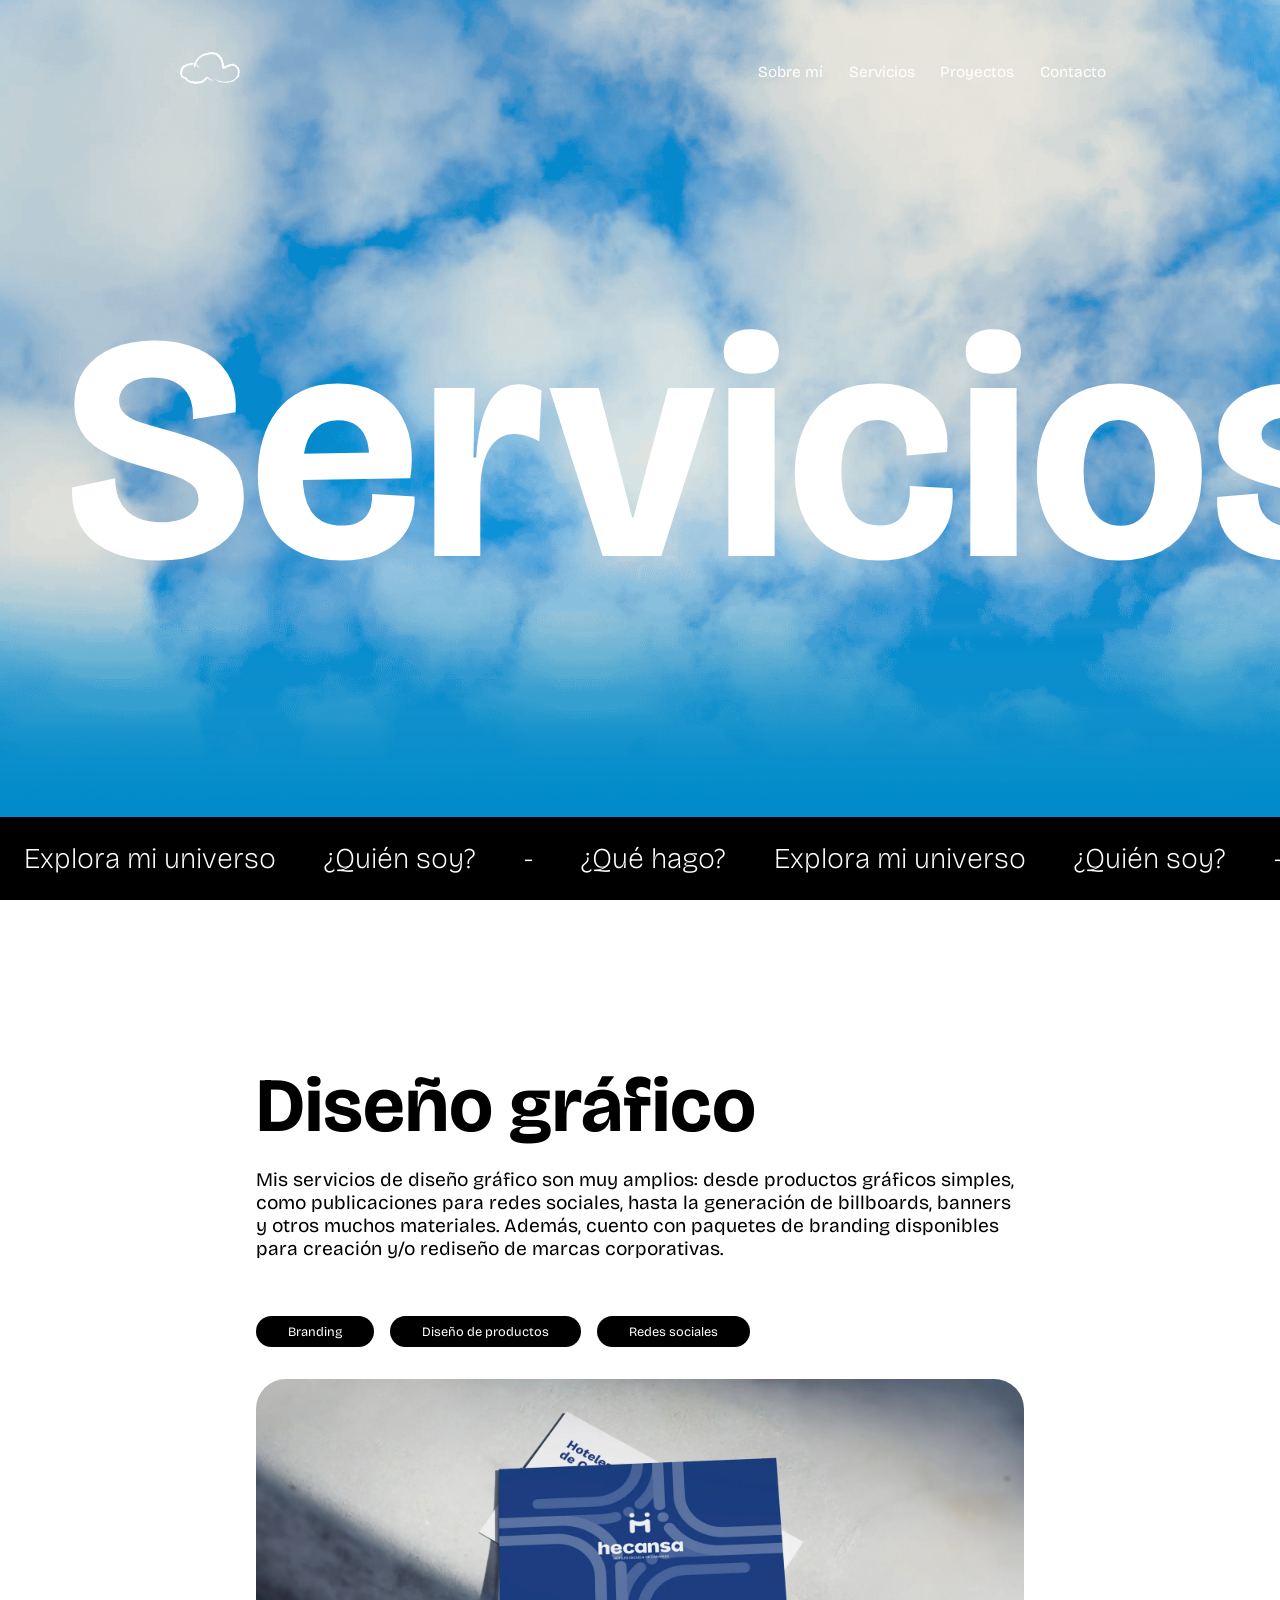
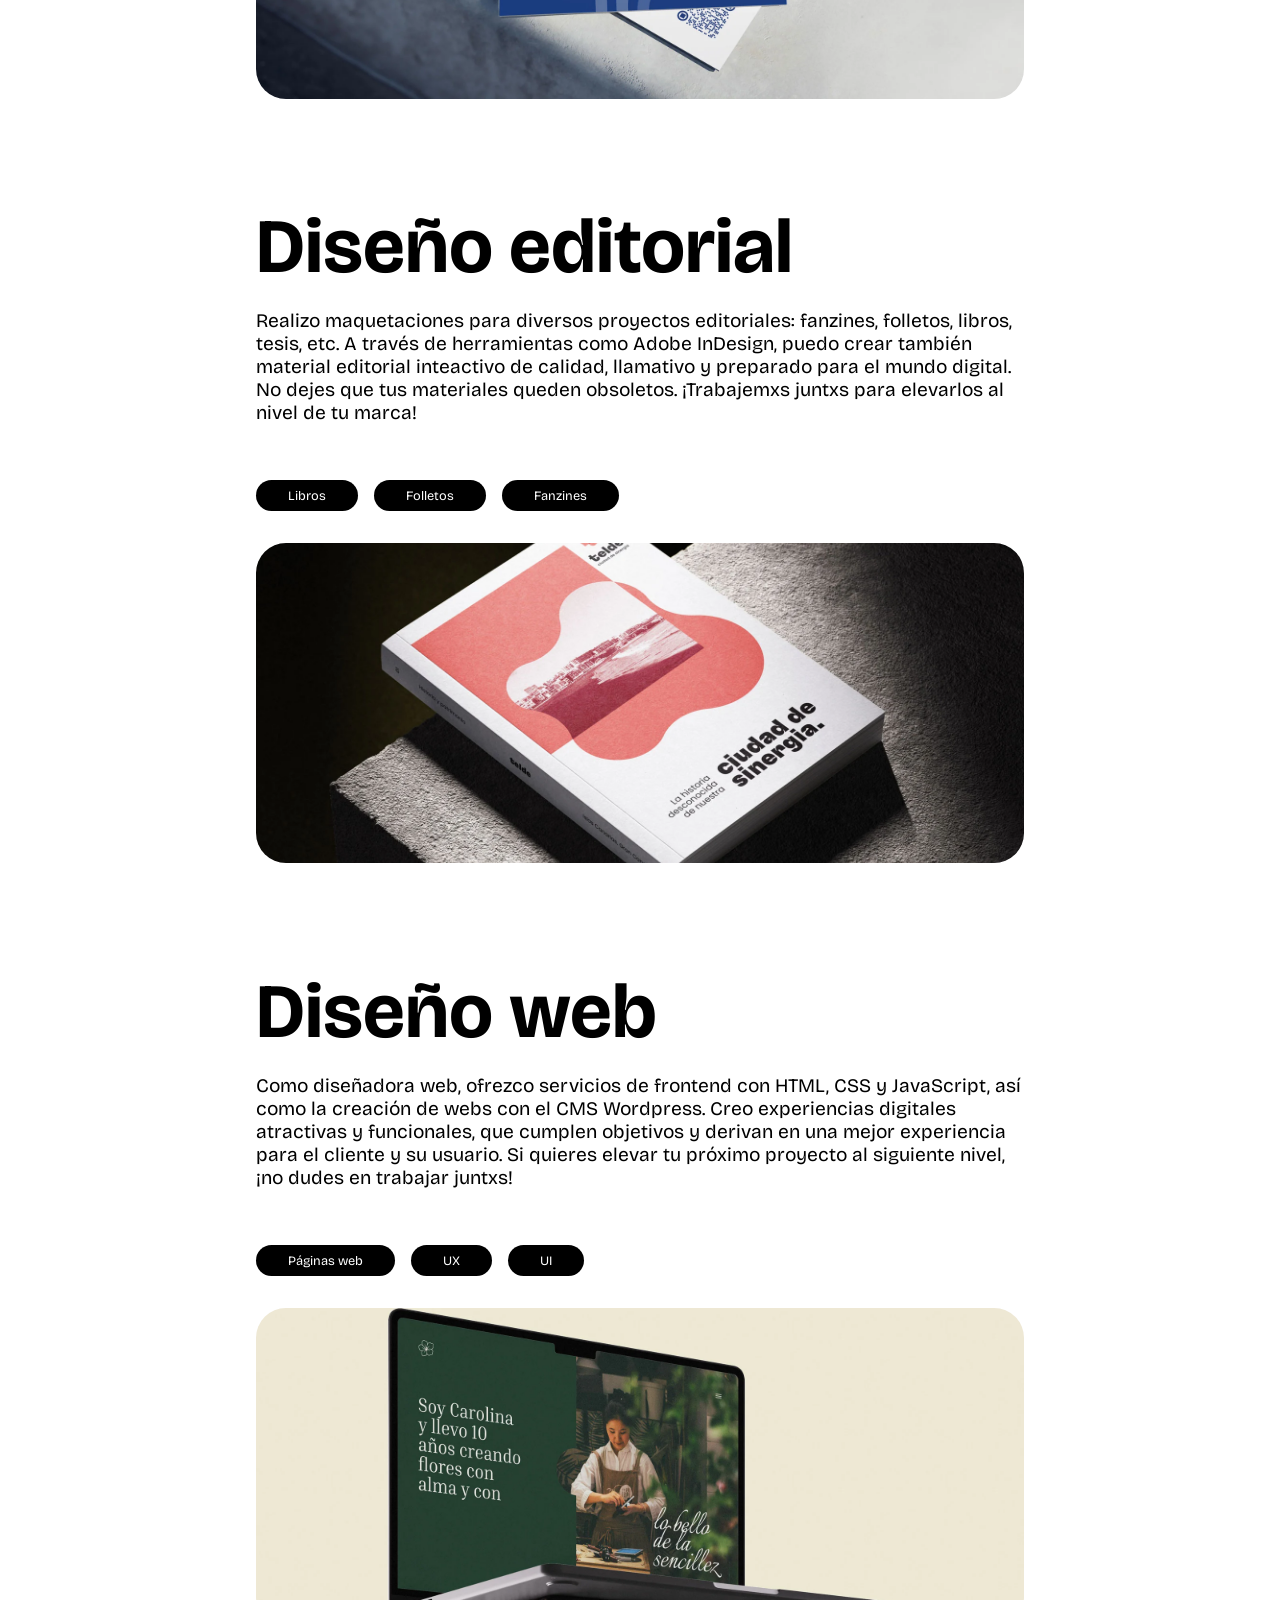
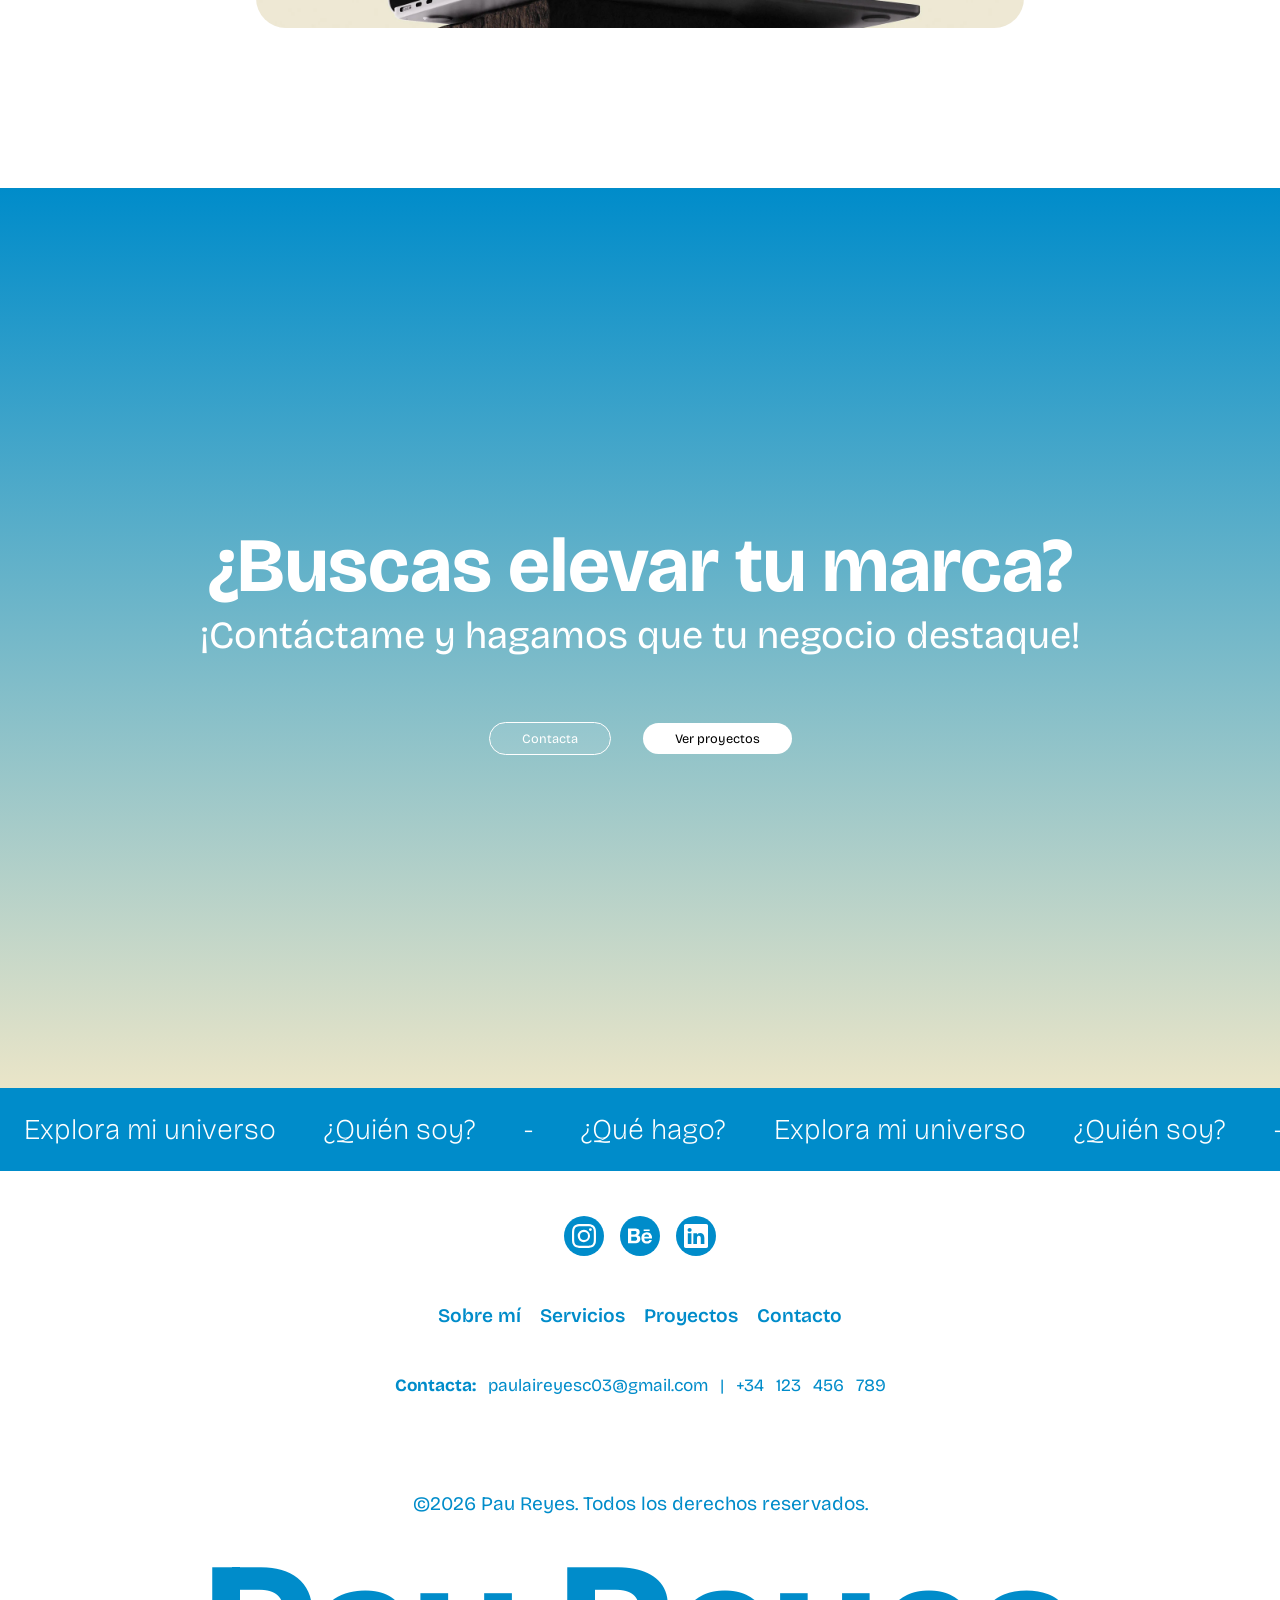
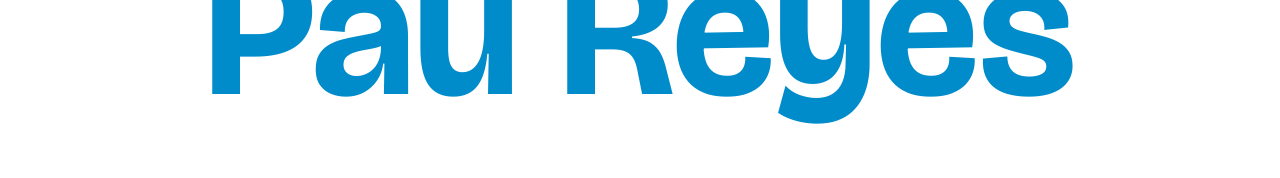
<file: services.html>
<!DOCTYPE html>
<html lang="es">

<!-- 
Descripción: Este archivo HTML contiene la página de presentación de los servicios ofrecidos.

Estructura general:
- Menú para ordenador
- Menú para móvil
- Banner inicial
- Sección de servicios
- Banner de contacto
- Footer
-->

<head>
    <meta charset='utf-8'>
    <meta http-equiv='X-UA-Compatible' content='IE=edge'>
    <title>Pau Reyes - Servicios</title>
    <meta name='viewport' content='width=device-width, initial-scale=1'>
    <link rel="icon" type="image/svg-xml" href="assets/favicon.svg">
    <link rel='stylesheet' type='text/css' href='css/main.css'>
    <script src='js/main.js' defer></script>

    <!-- Tipografia link -->
    <link rel="preconnect" href="https://fonts.googleapis.com">
    <link rel="preconnect" href="https://fonts.gstatic.com" crossorigin>
    <link href="https://fonts.googleapis.com/css2?family=Bricolage+Grotesque:opsz,wght@12..96,200..800&display=swap"
        rel="stylesheet">

    <!-- Primary Meta Tags -->
    <meta name="title" content="Pau Reyes - Servicios">
    <meta name="description"
        content="Diseñadora gráfica y web, me dedico al diseño de marcas, productos gráficos, maquetación editorial y diseño web.">

    <!-- Open Graph / Facebook -->
    <meta property="og:type" content="website">
    <meta property="og:url" content="https://paureyes.com/services.html">
    <meta property="og:title" content="Pau Reyes - Servicios">
    <meta property="og:description"
        content="Diseñadora gráfica y web, me dedico al diseño de marcas, productos gráficos, maquetación editorial y diseño web.">
    <meta property="og:image" content="./assets/about.jpg">

    <!-- X (Twitter) -->
    <meta property="twitter:card" content="summary_large_image">
    <meta property="twitter:url" content="https://paureyes.com/services.html">
    <meta property="twitter:title" content="Pau Reyes - Servicios">
    <meta property="twitter:description"
        content="Diseñadora gráfica y web, me dedico al diseño de marcas, productos gráficos, maquetación editorial y diseño web.">
    <meta property="twitter:image" content="./assets/about.jpg">

</head>

<body>

    <!-- Header - Menú Desktop + Menú Mobile
         Descripción: 
         - Menú para mostrar en pantallas de escritorio. 
         - Menú para mostrar en pantallas móviles. 
    -->
    <header class="header">
        <!-- Menú para pantallas de escritorio -->
        <a href="index.html" title="Enlace a la página de inicio" aria-label="Enlace a la página de inicio">
            <img class="header__logo" src="./assets/favicon-blanco.svg" alt="Nube blanca">
        </a>

        <nav class="header__nav">
            <ul class="header__menu">
                <li><a href="about.html" title="Enlace a la página sobre mí"
                        aria-label="Enlace a la página sobre mí">Sobre mí</a></li>
                <li><a href="services.html" title="Enlace a la página de servicios"
                        aria-label="Enlace a la página de servicios">Servicios</a></li>
                <li><a href="projects.html" title="Enlace a la página de proyectos"
                        aria-label="Enlace a la página de proyectos">Proyectos</a></li>
                <li><a href="contact.html" title="Enlace a la página de contacto"
                        aria-label="Enlace a la página de contacto">Contacto</a></li>
            </ul>
        </nav>
        <!-- Menú para pantallas móviles -->
        <nav class="header__nav header__nav--mobile">
            <ul class="header__menu header__menu--mobile">
                <li class="header__menu-icon">
                    <button class="menu-icon__btn" title="Botón para abrir el menú de navegación"
                        aria-label="Botón para abrir el menú de navegación">
                        <svg xmlns="http://www.w3.org/2000/svg" viewBox="0 0 16 16">
                            <path fill-rule="evenodd"
                                d="M2.5 12a.5.5 0 0 1 .5-.5h10a.5.5 0 0 1 0 1H3a.5.5 0 0 1-.5-.5m0-4a.5.5 0 0 1 .5-.5h10a.5.5 0 0 1 0 1H3a.5.5 0 0 1-.5-.5m0-4a.5.5 0 0 1 .5-.5h10a.5.5 0 0 1 0 1H3a.5.5 0 0 1-.5-.5" />
                        </svg>
                    </button>
                    <ul>
                        <li class="menu-icon__item"><a href="about.html" title="Enlace a la página sobre mí"
                                aria-label="Enlace a la página sobre mí">Sobre mí</a></li>
                        <li class="menu-icon__item"><a href="services.html" title="Enlace a la página de servicios"
                                aria-label="Enlace a la página de servicios">Servicios</a></li>
                        <li class="menu-icon__item"><a href="projects.html" title="Enlace a la página de proyectos"
                                aria-label="Enlace a la página de proyectos">Proyectos</a></li>
                        <li class="menu-icon__item"><a href="contact.html" title="Enlace a la página de contacto"
                                aria-label="Enlace a la página de contacto">Contacto</a></li>
                    </ul>
                </li>
            </ul>
        </nav>
    </header>
    <!-- Fin del header -->

    <main>
        <!-- Banner inicial
         Descripción: Sección de bienvenida.
         Estructura:
            - Título de la sección.
            - Animación de texto.
        -->
        <section class="banner banner--background">
            <!-- Título de la sección - Efecto scroll -->
            <h1 class="banner__h1">Servicios</h1>
            <div class="movement">
                <!-- Animación de texto -->
                <div class="movement__container">
                    <span class="movement__span">Explora mi universo</span>
                    <span class="movement__span">¿Quién soy?</span>
                    <span class="movement__span">-</span>
                    <span class="movement__span">¿Qué hago?</span>
                    <span class="movement__span">Explora mi universo</span>
                    <span class="movement__span">¿Quién soy?</span>
                    <span class="movement__span">-</span>
                    <span class="movement__span">¿Qué hago?</span>
                    <span class="movement__span">Explora mi universo</span>
                    <span class="movement__span">¿Quién soy?</span>
                    <span class="movement__span">-</span>
                    <span class="movement__span">¿Qué hago?</span>
                    <span class="movement__span">Explora mi universo</span>
                    <span class="movement__span">¿Quién soy?</span>
                    <span class="movement__span">-</span>
                    <span class="movement__span">¿Qué hago?</span>
                    <span class="movement__span">Explora mi universo</span>
                    <span class="movement__span">¿Quién soy?</span>
                    <span class="movement__span">-</span>
                    <span class="movement__span">¿Qué hago?</span>
                    <span class="movement__span">Explora mi universo</span>
                    <span class="movement__span">¿Quién soy?</span>
                    <span class="movement__span">-</span>
                    <span class="movement__span">¿Qué hago?</span>
                    <span class="movement__span">Explora mi universo</span>
                    <span class="movement__span">¿Quién soy?</span>
                    <span class="movement__span">-</span>
                    <span class="movement__span">¿Qué hago?</span>
                    <span class="movement__span">Explora mi universo</span>
                    <span class="movement__span">¿Quién soy?</span>
                    <span class="movement__span">-</span>
                    <span class="movement__span">¿Qué hago?</span>
                    <span class="movement__span">Explora mi universo</span>
                    <span class="movement__span">¿Quién soy?</span>
                    <span class="movement__span">-</span>
                    <span class="movement__span">¿Qué hago?</span>
                    <span class="movement__span">Explora mi universo</span>
                </div>
                <!-- Fin de la animación -->
            </div>
        </section>
        <!-- Fin de la sección -->

        <!-- Sección de servicios
        Descripción: Sección que describe los servicios ofrecidos, con una imagen representativa y un texto explicativo.
        Estructura:
        - Bloques de servicio (en todos):
            - Título del servicio.
            - Texto descriptivo del servicio.
            - Lista de lo que incluye el servicio.
            - Imagen representativa del servicio.
        -->
        <div class="services services--secondary">
            <!-- Item de servicio - Servicio 1 -->
            <article class="services__item">
                <h2 class="services__h2">Diseño gráfico</h2>
                <p class="services__p">Mis servicios de diseño gráfico son muy amplios:
                    desde productos gráficos simples, como publicaciones para redes sociales, hasta la generación de
                    billboards, banners y otros muchos materiales.

                    Además, cuento con paquetes de branding disponibles para creación y/o rediseño de marcas
                    corporativas.</p>
                <ul class="services__includeds">
                    <li class="includeds__item">Branding</li>
                    <li class="includeds__item">Diseño de productos</li>
                    <li class="includeds__item">Redes sociales</li>
                </ul>
                <picture class="services__picture">
                    <source srcset="./assets/branding-index.webp" type="image/webp">
                    <img class="services__img" src="./assets/branding-index.jpg"
                        alt="Imagen de tarjetas de presentación para el proyecto Hecansa" loading="lazy">
                </picture>
            </article>
            <!-- Fin del item de servicio - Servicio 1 -->

            <!-- Item de servicio - Servicio 2 -->
            <article class="services__item">
                <h2 class="services__h2">Diseño editorial</h2>
                <p class="services__p">Realizo maquetaciones para diversos proyectos editoriales: fanzines, folletos,
                    libros, tesis, etc. A través de herramientas como Adobe InDesign, puedo crear también material
                    editorial inteactivo de calidad, llamativo y preparado para el mundo digital. No dejes que tus
                    materiales queden obsoletos. ¡Trabajemxs juntxs para elevarlos al nivel de tu marca!</p>
                <ul class="services__includeds">
                    <li class="includeds__item">Libros</li>
                    <li class="includeds__item">Folletos</li>
                    <li class="includeds__item">Fanzines</li>
                </ul>
                <picture class="services__picture">
                    <source srcset="./assets/diseno-editorial-index.webp" type="image/webp">
                    <img class="services__img" src="./assets/diseno-editorial-index.jpg"
                        alt="Imagen de un libro diseñado para el proyecto Telde ciudad de sinergia" loading="lazy">
                </picture>
            </article>
            <!-- Fin del item de servicio - Servicio 2 -->

            <!-- Item de servicio - Servicio 3 -->
            <article class="services__item">
                <h2 class="services__h2">Diseño web</h2>
                <p class="services__p">Como diseñadora web, ofrezco servicios de frontend con HTML, CSS y JavaScript,
                    así como la creación de webs con el CMS Wordpress. Creo experiencias digitales atractivas y
                    funcionales, que cumplen objetivos y derivan en una mejor experiencia para el cliente y su usuario.
                    Si quieres elevar tu próximo proyecto al siguiente nivel, ¡no dudes en trabajar juntxs!</p>
                <ul class="services__includeds">
                    <li class="includeds__item">Páginas web</li>
                    <li class="includeds__item">UX</li>
                    <li class="includeds__item">UI</li>
                </ul>
                <picture class="services__picture">
                    <source srcset="./assets/diseno-web-index.webp" type="image/webp">
                    <img class="services__img" src="./assets/diseno-web-index.jpg"
                        alt="Imagen de la web del proyecto Flor de Luna" loading="lazy">
                </picture>
            </article>
            <!-- Fin del item de servicio - Servicio 3 -->
        </div>
        <!-- Fin de la sección de servicios -->

        <!-- Banner de contacto
         Descripción: Call to action para contactar y/o ver proyectos.
         Estructura:
            - Título de la sección.
            - Texto descriptivo.
            - Botón para contactar y/o ver proyectos.
        -->
        <section class="banner banner--contact">
            <h2 class="banner__h2">¿Buscas elevar tu marca?</h2>
            <span class="banner__p">¡Contáctame y hagamos que tu negocio destaque!</span>
            <div class="banner__container">
                <a href="contact.html" class="banner__btn btn btn--secondary" title="Enlace a la página de contacto"
                    aria-label="Enlace a la página de contacto">Contacta</a>
                <a href="projects.html" class="banner__btn btn btn--secondary" title="Enlace a la página de proyectos"
                    aria-label="Enlace a la página de proyectos">Ver proyectos</a>
            </div>
        </section>
        <!-- Fin de la sección de contacto -->

    </main>

    <!-- Footer
         Descripción: Información de contacto y derechos de autor.
         Estructura:
            - Animación de texto: traslación horizontal hacia la izquierda
            - Información de contacto
                - Redes sociales
                - Menú
                - Email y teléfono
            - Título del footer
                - Copyright y año
                - Nombre de la dueña de la web
    -->
    <footer class="footer">
        <div class="movement--blue">
            <!-- Animación de texto -->
            <div class="movement__container">
                <span class="movement__span">Explora mi universo</span>
                <span class="movement__span">¿Quién soy?</span>
                <span class="movement__span">-</span>
                <span class="movement__span">¿Qué hago?</span>
                <span class="movement__span">Explora mi universo</span>
                <span class="movement__span">¿Quién soy?</span>
                <span class="movement__span">-</span>
                <span class="movement__span">¿Qué hago?</span>
                <span class="movement__span">Explora mi universo</span>
                <span class="movement__span">¿Quién soy?</span>
                <span class="movement__span">-</span>
                <span class="movement__span">¿Qué hago?</span>
                <span class="movement__span">Explora mi universo</span>
                <span class="movement__span">¿Quién soy?</span>
                <span class="movement__span">-</span>
                <span class="movement__span">¿Qué hago?</span>
                <span class="movement__span">Explora mi universo</span>
                <span class="movement__span">¿Quién soy?</span>
                <span class="movement__span">-</span>
                <span class="movement__span">¿Qué hago?</span>
                <span class="movement__span">Explora mi universo</span>
                <span class="movement__span">¿Quién soy?</span>
                <span class="movement__span">-</span>
                <span class="movement__span">¿Qué hago?</span>
                <span class="movement__span">Explora mi universo</span>
                <span class="movement__span">¿Quién soy?</span>
                <span class="movement__span">-</span>
                <span class="movement__span">¿Qué hago?</span>
                <span class="movement__span">Explora mi universo</span>
                <span class="movement__span">¿Quién soy?</span>
                <span class="movement__span">-</span>
                <span class="movement__span">¿Qué hago?</span>
                <span class="movement__span">Explora mi universo</span>
                <span class="movement__span">¿Quién soy?</span>
                <span class="movement__span">-</span>
                <span class="movement__span">¿Qué hago?</span>
                <span class="movement__span">Explora mi universo</span>
            </div>
            <!-- Fin de la animación -->
        </div>

        <div class="footer__info">
            <!-- Redes sociales -->
            <div class="footer__socials">
                <div class="social">
                    <a href="https://www.instagram.com/reyestypo/?hl=en" target="_blank" rel="noopener noreferrer"
                        aria-label="Enlace al perfil de Instagram de la dueña de la web"
                        title="Enlace al perfil de Instagram de la dueña de la web">
                        <svg xmlns="http://www.w3.org/2000/svg" viewBox="0 0 16 16">
                            <path
                                d="M8 0C5.829 0 5.556.01 4.703.048 3.85.088 3.269.222 2.76.42a3.9 3.9 0 0 0-1.417.923A3.9 3.9 0 0 0 .42 2.76C.222 3.268.087 3.85.048 4.7.01 5.555 0 5.827 0 8.001c0 2.172.01 2.444.048 3.297.04.852.174 1.433.372 1.942.205.526.478.972.923 1.417.444.445.89.719 1.416.923.51.198 1.09.333 1.942.372C5.555 15.99 5.827 16 8 16s2.444-.01 3.298-.048c.851-.04 1.434-.174 1.943-.372a3.9 3.9 0 0 0 1.416-.923c.445-.445.718-.891.923-1.417.197-.509.332-1.09.372-1.942C15.99 10.445 16 10.173 16 8s-.01-2.445-.048-3.299c-.04-.851-.175-1.433-.372-1.941a3.9 3.9 0 0 0-.923-1.417A3.9 3.9 0 0 0 13.24.42c-.51-.198-1.092-.333-1.943-.372C10.443.01 10.172 0 7.998 0zm-.717 1.442h.718c2.136 0 2.389.007 3.232.046.78.035 1.204.166 1.486.275.373.145.64.319.92.599s.453.546.598.92c.11.281.24.705.275 1.485.039.843.047 1.096.047 3.231s-.008 2.389-.047 3.232c-.035.78-.166 1.203-.275 1.485a2.5 2.5 0 0 1-.599.919c-.28.28-.546.453-.92.598-.28.11-.704.24-1.485.276-.843.038-1.096.047-3.232.047s-2.39-.009-3.233-.047c-.78-.036-1.203-.166-1.485-.276a2.5 2.5 0 0 1-.92-.598 2.5 2.5 0 0 1-.6-.92c-.109-.281-.24-.705-.275-1.485-.038-.843-.046-1.096-.046-3.233s.008-2.388.046-3.231c.036-.78.166-1.204.276-1.486.145-.373.319-.64.599-.92s.546-.453.92-.598c.282-.11.705-.24 1.485-.276.738-.034 1.024-.044 2.515-.045zm4.988 1.328a.96.96 0 1 0 0 1.92.96.96 0 0 0 0-1.92m-4.27 1.122a4.109 4.109 0 1 0 0 8.217 4.109 4.109 0 0 0 0-8.217m0 1.441a2.667 2.667 0 1 1 0 5.334 2.667 2.667 0 0 1 0-5.334" />
                        </svg>
                    </a>
                </div>
                <div class="social">
                    <a href="https://www.behance.net/paulareyes40" target="_blank" rel="noopener noreferrer"
                        aria-label="Enlace al perfil de Behance de la dueña de la web"
                        title="Enlace al perfil de Behance de la dueña de la web">
                        <svg xmlns="http://www.w3.org/2000/svg" viewBox="0 0 16 16">
                            <path
                                d="M4.654 3c.461 0 .887.035 1.278.14.39.07.711.216.996.391s.497.426.641.747c.14.32.216.711.216 1.137 0 .496-.106.922-.356 1.242-.215.32-.566.606-.997.817.606.176 1.067.496 1.348.922s.461.957.461 1.563c0 .496-.105.922-.285 1.278a2.3 2.3 0 0 1-.782.887c-.32.215-.711.39-1.137.496a5.3 5.3 0 0 1-1.278.176L0 12.803V3zm-.285 3.978c.39 0 .71-.105.957-.285.246-.18.355-.497.355-.887 0-.216-.035-.426-.105-.567a1 1 0 0 0-.32-.355 1.8 1.8 0 0 0-.461-.176c-.176-.035-.356-.035-.567-.035H2.17v2.31c0-.005 2.2-.005 2.2-.005zm.105 4.193c.215 0 .426-.035.606-.07.176-.035.356-.106.496-.216s.25-.215.356-.39c.07-.176.14-.391.14-.641 0-.496-.14-.852-.426-1.102-.285-.215-.676-.32-1.137-.32H2.17v2.734h2.305zm6.858-.035q.428.427 1.278.426c.39 0 .746-.106 1.032-.286q.426-.32.53-.64h1.74c-.286.851-.712 1.457-1.278 1.848-.566.355-1.243.566-2.06.566a4.1 4.1 0 0 1-1.527-.285 2.8 2.8 0 0 1-1.137-.782 2.85 2.85 0 0 1-.712-1.172c-.175-.461-.25-.957-.25-1.528 0-.531.07-1.032.25-1.493.18-.46.426-.852.747-1.207.32-.32.711-.606 1.137-.782a4 4 0 0 1 1.493-.285c.606 0 1.137.105 1.598.355.46.25.817.532 1.102.958.285.39.496.851.641 1.348.07.496.105.996.07 1.563h-5.15c0 .58.21 1.11.496 1.396m2.24-3.732c-.25-.25-.642-.391-1.103-.391-.32 0-.566.07-.781.176s-.356.25-.496.39a.96.96 0 0 0-.25.497c-.036.175-.07.32-.07.46h3.196c-.07-.526-.25-.882-.497-1.132zm-3.127-3.728h3.978v.957h-3.978z" />
                        </svg>
                    </a>
                </div>
                <div class="social">
                    <a href="https://www.linkedin.com/in/paula-reyes-064199341/" target="_blank"
                        rel="noopener noreferrer" aria-label="Enlace al perfil de Linkedin de la dueña de la web"
                        title="Enlace al perfil de Linkedin de la dueña de la web">
                        <svg xmlns="http://www.w3.org/2000/svg" viewBox="0 0 16 16">
                            <path
                                d="M0 1.146C0 .513.526 0 1.175 0h13.65C15.474 0 16 .513 16 1.146v13.708c0 .633-.526 1.146-1.175 1.146H1.175C.526 16 0 15.487 0 14.854zm4.943 12.248V6.169H2.542v7.225zm-1.2-8.212c.837 0 1.358-.554 1.358-1.248-.015-.709-.52-1.248-1.342-1.248S2.4 3.226 2.4 3.934c0 .694.521 1.248 1.327 1.248zm4.908 8.212V9.359c0-.216.016-.432.08-.586.173-.431.568-.878 1.232-.878.869 0 1.216.662 1.216 1.634v3.865h2.401V9.25c0-2.22-1.184-3.252-2.764-3.252-1.274 0-1.845.7-2.165 1.193v.025h-.016l.016-.025V6.169h-2.4c.03.678 0 7.225 0 7.225z" />
                        </svg>
                    </a>
                </div>
            </div>
            <!-- Fin de la redes sociales -->

            <!-- Menú del footer -->
            <nav class="footer__nav">
                <ul class="footer__menu">
                    <li><a href="about.html" title="Enlace a la página sobre mí"
                            aria-label="Enlace a la página sobre mí">Sobre mí</a></li>
                    <li><a href="services.html" title="Enlace a la página de servicios"
                            aria-label="Enlace a la página de servicios">Servicios</a></li>
                    <li><a href="projects.html" title="Enlace a la página de proyectos"
                            aria-label="Enlace a la página de proyectos">Proyectos</a></li>
                    <li><a href="contact.html" title="Enlace a la página de contacto"
                            aria-label="Enlace a la página de contacto">Contacto</a></li>
                </ul>
            </nav>
            <!-- Fin del menú del footer -->

            <!-- Contacto -->
            <span class="footer__contact"><strong>Contacta:</strong> paulaireyesc03@gmail.com | +34 123 456 789</span>
            <!-- Fin del contacto -->
        </div>

        <div class="footer__title">
            <!-- Copyright y título -->
            <span class="footer__span">©2026 Pau Reyes. Todos los derechos reservados.</span>
            <h2 class="footer__h2">Pau Reyes</h2>
        </div>
        <!-- Fin del copyright y título -->

    </footer>

</body>

</html>
</file>
<file: css/main.css>
* {
    margin: 0;
    padding: 0;
    border: 0;
    box-sizing: border-box;
}

/* --------------------------------------------------------------------------------- */
/*  main.css
    Estructura:
    __________________________________________________________________________________
    - Variables - Custom Properties
    - Estilos generales para botones
    - Estilos generales para el body
    __________________________________________________________________________________
        - Estilos de la página index.html
        - Estilos de la página about.html
        - Estilos de la página services.html
        - Estilos de la página contact.html
        - Estilos para las páginas individuales de proyectos
        - Estilos de la página projects.html
*/
/* --------------------------------------------------------------------------------- */



/* Variables - Custom Properties */
:root {
    /* Fuente principal */
    --main-font-family: 'Bricolage Grotesque', sans-serif;
    /* Branding - Colores */
    --primary-color: #008CCA;
    --secondary-color: #000000;
    --complementary-color: #EAE5C8;
    --white-color: #FFFFFF;
    --grey-color: #F5F5F5;
    --dark-blue: #016995;
    /* Bordes */
    --border-radius-btn: 100px;
    --border-radius-elementos: 30px;
    /* Textos - Títulos y subtítulos */
    --text-heading-size: clamp(3em, 6vw, 8em);
    --text-subtitle-size: clamp(1.5em, 3vw, 4em);
    /* Textos - Contenido principal y botones */
    --text-main-size: clamp(1em, 1.5vw, 2.5em);
    --btn-main-size: clamp(0.6em, 1vw, 2em);
}


/* Estilos GENERALES para botones */
.btn {
    background-color: var(--primary-color);
    color: var(--white-color);
    font-size: var(--btn-main-size);
    padding: 0.5rem 2rem;
    border-radius: var(--border-radius-btn);
    text-decoration: none;
    transition: background-color 0.3s ease;
}

.btn:hover,
.btn:active {
    background-color: var(--dark-blue);
}

@media (max-width: 760px) {
    .btn {
        font-size: 0.8em;
    }
}

@media (min-width: 2400px) {
    .btn {
        padding: 1.3rem 3.5rem;
    }
}

/* Fin botones */


body {
    font-family: var(--main-font-family);
    font-size: var(--text-main-size);
}


/* INICIO DE ESTILOS PARA INDEX.HTML ---------------------- */

/* ---- Header - Menú desktop ----
        Descripción: Estilos para el header de escritorio.
        Estructura:
            - header (contenedor general del header)
            - header__logo (estilos para el logo del header)
            - header__menu (menú de navegación –ul–) 
            - header__menu li (estilos para cada item del menú de navegación)
            - header__menu li a (estilos para los enlaces del menú de navegación)
*/
.header {
    width: 100%;
    display: flex;
    justify-content: space-around;
    align-items: center;
    padding: 2rem;

    position: absolute;
    top: 0;
    left: 0;

    z-index: 3;

    transition: background-color 0.3s ease, backdrop-filter 0.3s ease;
}

.header__logo {
    width: clamp(3rem, 25%, 4.5rem);
    height: auto;
}

.header__menu {
    display: flex;
    gap: clamp(1.5rem, 2vw, 3rem);
    list-style-type: none;
}

.header__menu li {
    transition: transform 0.3s ease;
}

.header__menu li a {
    text-decoration: none;
    color: var(--white-color);
    font-size: 0.8em;
}

.header__menu li:hover,
.header__menu li:active {
    transform: scale(0.95);
}

/* Fin header - Menú desktop */


/* ---- Header - Menú mobile ----
        Descripción: Estilos para el header de pantallas pequeñas.
        Estructura:
            - header--mobile (modificador del header general para móvil)
            - header__nav--mobile (contenedor del menú de navegación para móvil)
            - header__menu--mobile (menú de navegación para móvil –ul–)
            - header__menu--mobile li (estilos para cada item del menú de navegación)
            - menu-icon__btn (boton de menú de hamburguesa)
            - header__menu-icon svg (estilos para el icono de menú de hamburguesa)
            - header__menu--mobile ul (estilos para los items del menú desplegable)
            - menu-icon__item (estilos para cada item del menú desplegable)
            - menu-icon__item a (estilos para los enlaces del menú desplegable)
            - header__menu--active ul (estilos para activar el menú desplegable con JavaScript)

*/
.header__nav--mobile {
    display: none;
    list-style: none;
}

@media (max-width: 768px) {

    /* Activación del menú mobile */
    .header__nav {
        display: none;
    }

    .header--mobile {
        background-color: var(--primary-color);
    }

    .header__nav--mobile {
        display: flex;
    }

    .header__menu--mobile {
        list-style: none;
    }

    .header__menu--mobile li:hover {
        /* Anula el escalado del los items del menú de escritorio */
        transform: none;
    }

    .menu-icon__btn {
        background: none;
        cursor: pointer;
    }

    .header__menu-icon svg {
        width: 40px;
        fill: var(--white-color);
        cursor: pointer;
        transition: scale 0.3s ease;
    }

    .header__menu-icon svg:hover {
        transform: scale(0.95);
    }

    .header__menu--mobile ul {
        position: absolute;
        top: 100%;
        left: 0;
        width: 100%;

        background-color: #ffffff35;
        backdrop-filter: blur(10px);
        list-style: none;
        padding: 1rem 2rem;

        opacity: 0;
        visibility: hidden;
        pointer-events: none;

        transition: opacity 0.3s ease, visibility 0.3s ease;
    }

    .menu-icon__item {
        padding: 1rem;
        transition: transform 0.3s ease;
    }

    .menu-icon__item a {
        transition: font-weight 0.3s ease;
    }


    .menu-icon__item a:hover,
    .menu-icon__item a:active {
        font-weight: 700;
    }

    .header__menu--active ul {
        /* Estilos para activar el menú con JavaScript */
        opacity: 1;
        visibility: visible;
        pointer-events: auto;
    }
}

@media (min-width: 1500px) {

    /* Ajustes en pantalla grande */
    .header {
        padding: 4rem 2rem;
    }
}

/* Fin header - Menú mobile */


/* ---- Banner inicial ----
        Descripción: Estilos para el banner de bienvenida.
        Estructura:
            - banner
            - banner__h1
*/
.banner {
    width: 100%;
    min-height: 100vh;
    background-image: url('../assets/banner-bueno-b.png');
    background-size: cover;
    background-position: center;
    background-repeat: no-repeat;

    display: flex;
    justify-content: start;
    align-items: center;

    overflow: hidden;
}

.banner__h1 {
    padding: 0 0 0 5%;
    /* Padding para forzar que el efecto de scroll no empiece en el borde de la pantalla */
    color: var(--white-color);
    font-size: clamp(10em, 25vw, 25em);
    text-align: center;
    transition: transform 0.2s ease-out;
}

@media (min-width: 1720px) {

    /* Ajustes en pantalla grande */
    .banner__h1 {
        font-size: clamp(15em, 28vw, 50em);
    }
}

/* Fin banner inicial */


/* ---- Sección sobre mí ----
        Descripción: Estilos para el texto de presentación y para el texto animado.
        Estructura:
            - about
            - about__p / banner__p (estilo del texto general del banner inicial en about.html)
            - movement
                - movement__container (contenedor de los textos animados)
                - movement__span (texto animado individual)
                - movement--blue (animación de texto - fondo azul)
                - movement--up (animación de texto - mueve la animación a la parte superior del contenedor)
                - animación de texto: scrollText y scrollText--around
*/
.about {
    width: 100%;
    min-height: 118vh;
    background-color: var(--primary-color);

    display: flex;
    flex-direction: column;
    justify-content: center;
    align-items: center;

    margin: -50vh 0 0;
    z-index: -1;
    position: relative;
    /* Para colocar la animación de texto con respecto a la sección */
}

.about__p,
.banner__p {
    width: clamp(80%, 60vw, 50%);
    font-size: var(--text-subtitle-size);
    color: var(--white-color);
    text-align: center;
}

.movement {
    width: 100%;
    background-color: var(--secondary-color);
    padding: 1.5rem;

    position: absolute;
    /* Para colocar la animación de texto con respecto a la sección */
    bottom: 0;
    overflow: hidden;
    /* Para evitar scroll lateral */
}

.movement__container {
    display: flex;
    gap: 3rem;

    /* Animación de texto */
    animation: scrollText 20s linear infinite;
}

.movement__span {
    white-space: nowrap;
    color: var(--white-color);
    font-size: 1.5em;
    font-weight: 200;
}

.movement--blue {
    width: 100%;
    background-color: var(--primary-color);
    padding: 1.5rem;

    position: absolute;
    /* Para colocar la animación de texto con respecto a la sección */
    top: 0;
    overflow: hidden;
    /* Para evitar scroll lateral */
}

.movement--up {
    width: 100%;
    background-color: var(--secondary-color);
    padding: 1.5rem;

    position: absolute;
    /* Para colocar la animación de texto con respecto a la sección */
    top: 0;
    overflow: hidden;
    /* Para evitar scroll lateral */
}

.movement--up .movement__container {
    /* Cambio de animación */
    animation-name: scrollText--around;
}

@keyframes scrollText {

    /* Animación de texto base - Hacia la izquierda */
    0% {
        transform: translateX(0%);
    }

    100% {
        transform: translateX(-50%);
    }
}

@keyframes scrollText--around {

    /* Cambio de sentido de la animación scrollText */
    0% {
        transform: translateX(-50%);
    }

    100% {
        transform: translateX(0);
    }
}

/* Fin animaciones de texto */


/* ---- Sección de servicios ----
        Descripción: Estilos para la sección de servicios.
        Aclaración: Comparte algunos estilos con la sección de proyectos y con la de experiencia de about.html
        Estructura:
            - services
            - services__h2 / projects__h2 / experience__h2 (estilos para los títulos de las secciones de servicios, proyectos y experiencia laboral)
            - services__card (contenedor de los servicios)
            - card (estilos generales para cada bloque de servicio)
            - card__category (estilos para la categoría de cada servicio)
            - card__picture / card__img (estilos para la imagen de cada servicio)
*/
.services {
    width: 100%;
    padding: 10rem 2rem;

    display: flex;
    flex-direction: column;
    justify-content: center;
    align-items: center;
    gap: 2rem;
}

.services__h2,
.projects__h2,
/* Título de la sección de proyectos */
.experience__h2
/* Título de la sección de experiencias de about.html */

    {
    font-size: var(--text-heading-size);
    color: var(--secondary-color);
    text-align: center;
}

.services__card {
    display: flex;
    gap: 2rem;
    justify-content: center;
    align-items: center;
    margin-top: 4rem;
    flex-wrap: wrap;
}

.card {
    display: flex;
    flex-direction: column;
    gap: 1.5rem;
    justify-content: center;
    align-items: center;
}

.card__category {
    background-color: var(--secondary-color);
    color: var(--white-color);
    font-size: var(--btn-main-size);
    padding: 0.5rem 1.5rem;
    border-radius: var(--border-radius-btn);
}

.card__picture {
    width: clamp(200px, 20vw, 600px);
    height: clamp(200px, 20vw, 600px);
}

.card__img {
    width: 100%;
    height: 100%;
    object-fit: cover;
    border-radius: var(--border-radius-elementos);
}

@media (max-width: 760px) {

    .card__category {
        /* Aumento equivalente al aumento de fuente en botones */
        font-size: 0.8em;
    }
}

@media (min-width: 2400px) {
    .card__category {
        padding: 1rem 3.5rem;
    }
}

/* Fin de la sección de servicios */


/* ---- Sección de proyectos ----
        Descripción: Estilos para la sección de proyectos destacados.
        Estructura:
            - projects
            - projects__h2
            - projects__preview (contenedor de los proyectos destacados)
            - preview (estilos generales para cada proyecto)
            - preview__data (contenedor de los datos de cada proyecto)
                - preview__category
                - preview__year
                - preview__btn (estilos para el botón de ver cada proyecto)
            - preview__h2 (estilos para el título de cada proyecto)
            - preview--disabled (estilo para javascript para proyectos que quedan detrás de otros)
*/
.projects {
    background: linear-gradient(to bottom, var(--primary-color), var(--complementary-color));

    width: 100%;
    min-height: 100vh;
    padding: 6rem 2rem;

    display: flex;
    flex-direction: column;
    justify-content: center;
    align-items: center;
    gap: 2rem;
}

.projects__h2 {
    position: sticky;
    top: 10vh;
    color: var(--white-color);
    margin: 0 0 4rem;
    transition: opacity 0.2s ease-in-out;
}

.projects__preview {
    display: flex;
    flex-direction: column;
    gap: 6rem;
}

.preview {
    width: clamp(300px, 60vw, 1000px);
    min-height: clamp(300px, 30vw, 600px);

    /* Configuración de las imágenes de fondo */
    background-size: cover;
    background-position: center;
    background-repeat: no-repeat;
    border-radius: var(--border-radius-elementos);

    padding: 2rem;

    display: flex;
    flex-direction: column;
    justify-content: space-between;

    position: sticky;
    top: 30vh;

    color: var(--white-color);

    transition: transform 0.3s ease, filter 0.3s ease;
}

.preview:nth-child(odd) {
    /* Cambio de margen para proyectos impares (hacia la izquierda) */
    margin: 0 0 0 -10vh;
}

.preview:nth-child(even) {
    /* Cambio de margen para proyectos pares (hacia la derecha) */
    margin: 0 -10vh 0 0;
}

.preview:nth-child(1) {
    /* Imagen de fondo para el primer proyecto */
    background-image: url(../assets/hecansa-index.jpg);
}

.preview:nth-child(2) {
    /* Cambio en el punto de sticky y imagen de fondo para el tercer proyecto */
    top: 25vh;
    background-image: url(../assets/telde-index.jpg);
}

.preview:nth-child(3) {
    /* Cambio en el punto de sticky y imagen de fondo para el tercer proyecto */
    top: 30vh;
    background-image: url(../assets/flor-index.jpg);
}

.preview:nth-child(4) {
    /* Cambio en el punto de sticky y imagen de fondo para el cuarto proyecto */
    top: 45vh;
    background-image: url(../assets/tagora/caja-envio.jpg);
}

.preview__data {
    display: flex;
    gap: 1rem;
    justify-content: space-between;
}

.preview__category,
.preview__year {
    background-color: var(--white-color);
    color: var(--secondary-color);
    font-size: var(--btn-main-size);
    padding: 0.5rem 1.5rem;
    border-radius: var(--border-radius-btn);
}

.preview__btn {
    background-color: #ffffff15;
    color: var(--white-color);
    border: 1px solid var(--white-color);
}

.preview__btn:hover,
.preview__btn:active {
    background-color: var(--white-color);
    color: var(--secondary-color);
    border: 1px solid var(--white-color);
}

.preview__h2 {
    font-size: clamp(2em, 3.5vw, 4em);
}

.preview--disabled {
    /* Estilo para proyectos que quedan detrás de otros - Se activa con JavaScript */
    transform: scale(0.95);
    filter: blur(2px) brightness(0.9);
}

@media (max-width: 485px) {
    .preview:nth-child(odd) {
        margin: 0;
    }

    .preview:nth-child(even) {
        margin: 0;
    }
}

@media (max-width: 760px) {
    .preview__data {
        flex-direction: column;
        align-items: flex-start;
        gap: 0.4rem;
    }

    .preview__category,
    .preview__year {
        /* Aumento equivalente al aumento de fuente en botones */
        font-size: 0.8em;
    }
}

@media (min-width: 2400px) {
    .projects__preview {
        gap: 12rem;
    }

    .projects__h2 {
        /* Aumento del punto de anclaje del título de la sección */
        top: 12vh;
    }

    .preview {
        /* Aumento de tamaño en pantallas grandes */
        width: clamp(500px, 60vw, 1500px);
        min-height: clamp(600px, 30vw, 900px);
        padding: 4rem;
    }

    .preview__year,
    .preview__category {
        padding: 1.3rem 3.5rem;
    }
}

/* Fin de la sección de proyectos */


/* ---- Sección de contacto ----
        Descripción: Estilos para la sección de contacto. Compartida con la sección de contactos en about.html.
        Estructura:
            - paper__wrapper (evita que se recorte la imagen del papel al rotarla)
            - paper (estilos generales para la sección de contacto)
            - paper__picture 
                - paper__picture img (estilos para la imagen de papel)
            - paper__btn
*/
.paper__wrapper {
    overflow: hidden;
    width: 100%;
    padding: 14rem 0;

    display: flex;
    justify-content: center;
    align-items: center;
}

.paper {
    width: clamp(50%, 60vw, 80%);
    transform: rotate(15deg);
}

.paper__picture {
    position: relative;
}

.paper__picture img {
    width: 100%;
    height: 100%;
    object-fit: cover;
    border-radius: var(--border-radius-elementos);
}

.paper__btn {
    position: absolute;
    top: 70%;
    left: 50%;
    transform: translate(-50%, -70%);
}

@media (max-width: 550px) {
    .paper__btn {
        font-size: 0.6em;
        top: 75%;
    }
}

@media (max-width: 768px) {
    .paper__wrapper {
        padding: 4rem 0;
    }

    .paper {
        width: 90%;
        transform: rotate(10deg);
    }
}


@media (min-width: 2400px) {
    .paper__wrapper {
        /* Aumenta el espacio entre los proyectos y el contacto en pantallas grandes */
        padding: 20rem 0;
        margin: 10rem 0 0;
    }

}

/* Fin de la sección de contacto */


/* ---- Footer ----
        Descripción: Estilos para el footer.
        Estructura:
            - footer
            - footer__info (contenedor de redes sociales, menú y datos de contacto)
                - footer__socials (contenedor de redes sociales)
                    - social (estilos para los iconos de cada red social)
                - footer__menu (estilos para el menú del footer)
                    - footer__menu li
                    - footer__menu li a
                - footer__contact
            - footer__title (estilos para el título y derechos de autor del footer)
                - footer__h2
*/

.footer {
    width: 100%;
    padding: 8rem 2rem 2rem;

    display: flex;
    flex-direction: column;
    justify-content: center;
    align-items: center;
    gap: 6rem;

    position: relative;
}

.footer__info {
    display: flex;
    flex-direction: column;
    width: 100%;
    gap: 3rem;
    justify-content: space-around;
    align-items: center;
    color: var(--primary-color);
}

.footer__socials {
    display: flex;
    gap: 1rem;
}

.social {
    width: min(40px, 8vw);
    height: min(40px, 8vw);
    padding: 0.5rem;
    border-radius: var(--border-radius-btn);
    background-color: var(--primary-color);
    fill: var(--white-color);
    transition: transform 0.3s ease;
}

.social:hover,
.social:active {
    transform: scale(1.1);
}

.footer__menu {
    display: flex;
    justify-content: center;
    flex-wrap: wrap;
    gap: 1.2rem;
    list-style-type: none;
    font-weight: 600;
}

.footer__menu li {
    white-space: nowrap;
    transition: transform 0.3s ease;
}

.footer__menu li:hover,
.footer__menu li:active {
    transform: scale(0.95);
}

.footer__menu li a {
    text-decoration: none;
    color: var(--primary-color);
    font-size: 1em;
}

.footer__contact {
    font-size: 0.9em;
    gap: 1rem;
    word-spacing: 0.5rem;
    text-align: center;
}

.footer__title {
    width: 100%;
    color: var(--primary-color);
    text-align: center;
}

.footer__h2 {
    font-size: clamp(4em, 15vw, 15em);
}

@media (min-width: 1400px) {
    .footer {
        padding: 16rem 2rem 4rem;
    }
}

@media (min-width: 1900px) {
    .social {
        width: min(80px, 20vw);
        height: min(80px, 20vw);
        padding: 1.2rem;
    }
}

/* Fin del footer */

/* FIN DE ESTILOS PARA INDEX.HTML */



/* INICIO DE ESTILOS PARA ABOUT.HTML */

/* ---- Banner inicial ----
        Descripción: Estilos para el banner inicial de la página.
        Estructura:
            - banner--about (modificador para cambiar la imagen de fondo del banner)
            - banner__title (estilos para el título)
*/
.banner--about {
    background-image: url('../assets/about.jpg');

    flex-direction: column;
    justify-content: center;
    gap: 2rem;

    /* Para colocar la animación de texto con respecto al banner */
    position: relative;
}

.banner__title {
    color: var(--white-color);
    font-size: 1em;
    font-weight: 300;
}

/* Fin del banner inicial */


/* ---- Sección de estudios ----
        Descripción: Estilos para la sección de estudios.
        Estructura:
            - info (contenedor general de la sección de estudios)
                - info__p
                - info__logos (contenedor de los logos de las instituciones educativas)
                - info__logo
*/
.info {
    display: flex;
    flex-direction: column;
    justify-content: center;
    align-items: center;

    gap: 4rem;
    width: 100%;
    padding: 10rem 2rem;
}

.info__p {
    text-align: center;
    width: clamp(30%, 60vw, 60%);
    font-size: var(--text-main-size);
}

.info__logos {
    display: flex;
    flex-wrap: wrap;
    justify-content: center;
    align-items: center;
    gap: 4rem;
}

.info__logo {
    width: clamp(200px, 15vw, 400px);
    height: auto;
}

/* Fin de la sección de estudios */


/* ---- Sección de experiencia laboral ----
        Descripción: Estilos para la sección de experiencia laboral.
        Estructura:
            - experience (contenedor general)
            - experience__h2
            - experience__container (contenedor de los bloques de experiencia)
                - experience__info (estilos generales para cada bloque de experiencia)
                    - experience__h3
                    - experience__span
                    - experience__clients
            - Call to action para ver proyectos
                - .paper__btn--izq (modificador para el botón de contacto -estilos originales en la seccion de contacto de index.html-)
            
*/
.experience {
    display: flex;
    flex-direction: column;
    justify-content: center;
    align-items: center;

    width: 100%;
    background: linear-gradient(to bottom, var(--primary-color), var(--complementary-color));
    color: var(--white-color);
    padding: 6rem 2rem;
}

.experience__h2 {
    color: var(--white-color);
}

.experience__container {
    width: clamp(50%, 60vw, 80%);
    display: flex;
    flex-direction: column;
    gap: 4rem;
    padding: clamp(2rem, 5vw, 6rem) 0;
}

.experience__info {
    display: flex;
    flex-direction: column;
}

.experience__h3 {
    font-size: clamp(1.5em, 2vw, 3em);
    display: flex;
    align-items: center;
    gap: 1rem;
}

.experience__h3::before {
    /* Inserta un icono de flecha antes del título */
    content: url(../assets/arrow-white.svg);
    display: inline-block;
    width: clamp(1.5em, 2vw, 3em);
}

.experience__span {
    font-weight: 300;
    margin: 0 0 1.2rem;
}

.experience__clients {
    display: flex;
    flex-direction: column;
    justify-content: center;
    gap: 0.5rem;
    margin: 1rem 0 0 2rem;
    font-weight: 300;
    font-style: italic;
    list-style: none;
}

.paper__btn--izq {
    /* Mueve el botón a la izquierda */
    position: absolute;
    top: 80%;
    left: 20%;
    transform: translate(-20%, -80%);
}

@media (max-width: 550px) {
    .paper__btn--izq {
        /* Reducción de padding para cuadrar en la hoja de papel */
        padding: 0.4rem 1.5rem;
    }
}

@media (max-width: 768px) {
    .paper__btn--izq {
        /* Ajuste de posición para pantallas pequeñas */
        top: 80%;
        left: 10%;
        transform: translate(-15%, -80%);
    }
}

@media (min-width: 768px) and (max-width: 1000px) {
    .paper__btn--izq {
        /* Ajuste de posición para pantallas medianas */
        top: 80%;
        left: 15%;
        transform: translate(-15%, -80%);
    }
}

/* Fin de la sección de experiencia laboral */

/* FIN DE ESTILOS PARA ABOUT.HTML */



/* INICIO DE ESTILOS PARA SERVICES.HTML */

/* ---- Banner inicial ----
        Descripción: Estilos para el banner inicial de la página.
        Estructura:
            - banner--background (modificador para cambiar el fondo del banner)
*/
.banner--background {
    background-color: var(--primary-color);

    /* Para colocar la animación de texto con respecto al banner */
    position: relative;
}

/* Fin del banner inicial */


/* ---- Sección de servicios ----
        Descripción: Estilos para la sección explicativa de los servicios ofrecidos.
        Estructura:
            - services--secondary (modificador para alinear el contenido a la izquierda y aumentar el padding)
                - services__item (estilos generales para cada servicio)
                    - services__h2 (estilos para el título de cada servicio)
                    - services__picture (contenedor de la imagen de cada servicio)
                    - services__img (estilos para la imagen de cada servicio)
                    - services__includeds (estilos para la lista de categorías de cada servicio)
                        - includeds__item (estilos para cada categoría de servicio)
*/

.services--secondary {
    /* Edita el estilo compartido en la sección de servicios de index.html */
    gap: clamp(4rem, 8vw, 10rem);
    align-items: start;
}

.services__item {
    display: flex;
    flex-direction: column;
    align-items: start;
    gap: 1rem;
    margin: 0 auto;
    width: clamp(50%, 60vw, 80%);
}

.services--secondary .services__h2 {
    text-align: left;
}

.services__picture {
    width: 100%;
    height: clamp(300px, 25vw, 500px);
    border-radius: var(--border-radius-elementos);
    margin: 1rem 0 0;
}

.services__img {
    width: 100%;
    height: 100%;
    object-fit: cover;
    border-radius: var(--border-radius-elementos);
}

.services__includeds {
    width: 100%;
    display: flex;
    flex-wrap: wrap;
    gap: 1rem;
    list-style: none;
    margin: 2.5rem 0 0;
}

.includeds__item {
    background-color: var(--secondary-color);
    color: var(--white-color);
    font-size: var(--btn-main-size);
    padding: 0.5rem 2rem;
    border-radius: var(--border-radius-btn);
    text-decoration: none;
}

@media (max-width: 650px) {
    .services__item {
        width: 90%;
    }
}

@media (max-width: 768px) {
    .includeds__item {
        /* Aumento del tamaño de fuente equivale al aumento de fuente en botones */
        font-size: 0.8em;
    }
}

@media (min-width: 2400px) {
    .includeds__item {
        padding: 1rem 3.5rem;
    }

    .services__picture {
        /* Aumento de altura para pantallas grandes */
        height: clamp(500px, 35vw, 900px);
    }
}

/* Fin de la sección de servicios */


/* ---- Sección de contacto ----
        Descripción: Estilos para el call to action de contacto al final de la página.
        Estructura:
            - banner--contact (modificador para el banner de contacto)
            - banner__h2
            - banner__p 
            - banner__container (contenedor de los botones del call to action)
                - btn--secondary (modificador para botones)
*/
.banner--contact {
    background: linear-gradient(to bottom, var(--primary-color), var(--complementary-color));
    padding: 8rem 2rem;

    flex-direction: column;
    justify-content: center;

    max-height: 50vh;
}

.banner--contact .banner__h2 {
    color: var(--white-color);
    font-size: var(--text-heading-size);
    text-align: center;
}

.banner--contact .banner__p {
    color: var(--white-color);
    font-size: var(--text-subtitle-size);
    margin: 0 0 4rem;
    text-align: center;
}

.banner__container {
    display: flex;
    flex-wrap: wrap;
    justify-content: center;
    align-items: center;
    gap: 2rem;
}

.btn--secondary {
    background-color: var(--white-color);
    color: var(--secondary-color);
}


.btn--secondary:hover,
.btn--secondary:active {
    background-color: var(--secondary-color);
    color: var(--white-color);
}

.banner__container .btn--secondary:nth-child(1) {
    /* Botón de contacto con modificiaciones estéticas */
    background-color: #ffffff15;
    color: var(--white-color);
    border: 1px solid var(--white-color);
}

.banner__container .btn--secondary:nth-child(1):hover,
.banner__container .btn--secondary:nth-child(1):active {
    /* Botón de contacto con modificiaciones estéticas */
    background-color: var(--white-color);
    color: var(--secondary-color);
    border: 1px solid var(--white-color);
}

/* Fin de la sección de contacto */

/* FIN DE ESTILOS PARA SERVICES.HTML */



/* INICIO DE ESTILOS PARA CONTACT.HTML */

/* ---- Sección de contacto ----
        Descripción: Estilos para el formulario de contacto.
        Estructura:
            - contact (contenedor general de la sección de contacto)
            - contact__introduction (estilos para el texto de introducción al formulario)
            - contact__form (estilos para el formulario de contacto)
                - contact__input (campos del formulario)
                - contact__textarea (campo de texto del formulario)
            - contact__btn (estilos para el botón del formulario)
*/
.contact {
    width: 100%;
    min-height: 50vh;
    padding: 6rem;

    display: flex;
    justify-content: center;
    gap: 2.5rem;
}

.contact__introduction {
    width: clamp(30%, 40vw, 40%);
}

.contact__form {
    width: clamp(60%, 60vw, 70%);

    display: flex;
    flex-direction: column;
    gap: 1rem;
}

.contact__input,
.contact__textarea {
    background-color: var(--grey-color);
    border-radius: var(--border-radius-elementos);
    padding: 1rem;
    margin: 0 0 1.5rem 0;
}

.contact__input:focus,
.contact__textarea:focus {
    outline: 2px solid var(--secondary-color);
}

.contact__textarea {
    /* Evitamos que el usuario pueda redimensionar el textarea horizontalmente */
    resize: vertical;
}

.contact__btn {
    align-self: flex-start;
    cursor: pointer;
}

@media (max-width: 800px) {
    .contact {
        /* Cambio de disposición */
        flex-direction: column;
        padding: 6rem 4rem;
    }

    .contact__introduction {
        width: 100%;
    }

    .contact__form {
        width: 100%;
    }
}

/* Fin del formulario */


/* ---- Caja de confirmación ----
        Descripción: Estilos para el mensaje de confirmación al enviar el formulario de contacto.
        Estructura:
            - confirmation (contenedor general de la caja de confirmación)
            - confirmation__message (caja de confirmación)
            - confirmation__btn (estilos para el botón de cerrar la caja de confirmación)
            - confirmation--active (estilos para activar la caja de confirmación en JavaScript)
*/
.confirmation {
    width: 100vw;
    height: 100vh;
    background-color: rgba(0, 0, 0, 0.288);
    backdrop-filter: blur(5px);

    position: fixed;
    top: 0;
    left: 0;
    z-index: 7;

    /* Oculta el contenedor */
    opacity: 0;
    visibility: hidden;
    pointer-events: none;

    display: flex;
    justify-content: center;
    align-items: center;
}

.confirmation__message {
    display: flex;
    flex-direction: column;
    justify-content: center;
    align-items: center;
    gap: 2rem;

    width: clamp(300px, 50%, 750px);
    min-height: 12.5rem;

    background-color: var(--white-color);
    color: var(--secondary-color);
    padding: 4rem;
    border-radius: var(--border-radius-elementos);
    text-align: center;
}

.confirmation__btn {
    cursor: pointer;
}

.confirmation--active {
    /* Estilos para activar la caja de confirmación en JavaScript */
    opacity: 1;
    visibility: visible;
    pointer-events: auto;
}

/* Fin de la caja de confirmación */


/* ---- Mapa ----
        Descripción: Estilos para el mapa con la ubicación de la empresa.
        Estructura:
            - map (contenedor general del mapa)
            - map iframe (estilos para el iframe del mapa)
*/

.map {
    width: 100%;
    height: 70vh;

    display: flex;
    justify-content: center;
    align-items: center;

    /* Para colocar la animación de texto con respecto al mapa */
    position: relative;
}

.map iframe {
    width: 70%;
    height: 70%;
    margin: 5rem 0 0;
    border-radius: var(--border-radius-elementos);
}

/* Fin del mapa */

/* FIN DE ESTILOS PARA CONTACT.HTML */




/* INICIO DE ESTILOS PARA CADA PROYECTO */

/* ---- Banner inicial ----
        Descripción: Estilos para el banner de introducción de cada proyecto.
        Estructura:
            - banner-- (modificador para el banner de cada proyecto)
                - banner--hecansa
                - banner--telde
                - banner--flor
                - banner--tagora
            - banner__tags (contenedor de los tags –datos– de cada proyecto)
            - banner__tag (estilos para cada tag)
*/
.banner--hecansa {
    /* Imagen para el proyecto Hecansa */
    background-image: url(../assets/branding-index.jpg);

    display: flex;
    align-items: end;

    /* Para que la animación de texto de coloqué en función del banner */
    position: relative;
}

.banner--telde {
    /* Imagen para el proyecto Telde */
    background-image: url(../assets/telde-index.jpg);

    display: flex;
    align-items: end;

    /* Para que la animación de texto de coloqué en función del banner */
    position: relative;
}

.banner--flor {
    /* Imagen para el proyecto Flor de Luna */
    background-image: url(../assets/flor-index.jpg);

    display: flex;
    align-items: end;

    /* Para que la animación de texto de coloqué en función del banner */
    position: relative;
}

.banner--tagora {
    /* Imagen para el proyecto Tagora */
    background-image: url(../assets/tagora/caja-envio.jpg);

    display: flex;
    align-items: end;

    /* Para que la animación de texto de coloqué en función del banner */
    position: relative;
}

.banner__tags {
    display: flex;
    flex-direction: column;
    padding: 0 clamp(4rem, 10vw, 6rem) 10rem;
    gap: 1rem;
    list-style: none;
}

.banner__tag {
    background-color: var(--white-color);
    color: var(--secondary-color);
    font-size: var(--btn-main-size);
    padding: 0.5rem 2rem;
    border-radius: var(--border-radius-btn);
    text-decoration: none;
    transition: background-color 0.3s ease;
    width: fit-content;
}

.banner__tag:nth-child(1) {
    /* Modificador para el primer tag del banner de cada proyecto */
    background-color: #ffffff15;
    color: var(--white-color);
    border: 1px solid var(--white-color);
}

@media (max-width: 768px) {
    .banner__tags {
        padding: 0 4rem 8rem;
    }

    .banner__tag {
        font-size: 0.8em;
    }
}

/* Fin del banner inicial */


/* ---- Descripción ----
        Descripción: Descripción de cada proyecto.
        Estructura:
            - info--project (modificador para el contenedor de la descripción de cada proyecto)
                - info__p--project (modificador para la descripción de cada proyecto)
                - info__author (estilos para los datos de colaboradores, si se incluye en las descripciones)
*/
.info--project {
    gap: 1.5rem;
}

.info__p--project {
    width: 80%;
}

.info__author {
    font-weight: 200;
    font-size: clamp(0.9em, 1.5vw, 1.2em);
    width: 55%;
    margin: 1.5rem 0 0;
    text-align: center;
}

@media (min-width: 2000px) {
    .info--project {
        gap: 3rem;
        padding: 14rem 6rem;
    }
}

/* Fin de la descripción */


/* ---- Galería ----
        Descripción: Estilos para la galería de cada proyecto.
        Estructura:
            - gallery (contenedor general de la galería de cada proyecto)
                - gallery__item (estilos generales para los contenedores de cada imagen)
                    - gallery__item img (estilos para las imágenes)
                    - gallery__video (estilos para vídeos, si se incluye en algún proyecto)
*/
.gallery {
    width: 100%;
    padding: 0 clamp(4rem, 10vw, 6rem) 8rem;

    display: grid;
    grid-template-columns: repeat(2, 1fr);
    gap: 2rem;
}

.gallery__item {
    aspect-ratio: 1 / 1;
    width: 100%;
    height: clamp(300px, 40vw, 800px);
    border-radius: var(--border-radius-elementos);
    overflow: hidden;
    cursor: pointer;
}

.gallery__item img {
    width: 100%;
    height: 100%;
    object-fit: cover;
    border-radius: var(--border-radius-elementos);
    transition: transform 0.5s ease;
}

.gallery__item img:hover {
    transform: scale(1.05);
}

.gallery__item:first-child,
.gallery__item:last-child {
    /* Edición del ancho que ocupa el contenedor del primer y último elemento de la galería */
    grid-column: 1 / 3;
    aspect-ratio: auto;
}

.gallery__video {
    width: 100%;
    height: 100%;
    object-fit: cover;
    border-radius: var(--border-radius-elementos);
    transition: transform 0.5s ease;
}

@media (max-width: 600px) {
    .info--project {
        padding: 5rem 2rem;
    }

    .info__p--project {
        width: 85%;
    }

    .gallery {
        /* Cambio a una columna en pantallas pequeñas */
        grid-template-columns: 1fr;
        padding: 0 2rem 4rem;
    }

    .gallery__item:first-child,
    .gallery__item:last-child {
        /* Cambia el ancho del primer y último elemento de la galería automáticamente */
        grid-column: auto;
    }
}

@media (min-width: 1700px) {
    .gallery {
        gap: 4rem;
        padding: 0 16rem 8rem;
    }
}

@media (min-width: 2500px) {
    .gallery__item {
        height: clamp(400px, 70vw, 1100px);
    }
}

/* Fin de la galería */


/* ---- Lightbox ----
        Descripción: Caja de luz para mostrar las imágenes de la galería de cada proyecto.
        Estructura:
            - lightbox (contenedor general - ocupa toda la pantalla)
                - lightbox div (contenedor de la imagen y el botón de cierre del lightbox)
                    - lightbox__close (estilos para el botón de cierre del lightbox)
                        - lightbox__close svg (estilos para el icono de cierre del lightbox)
                    - lightbox__item (estilos para el contenedor de la imagen –picture–)
                        - lightbox__img (estilos para la imagen –img–)
            - lightbox--active (clase para la activación del lightbox con JavaScript)
*/
.lightbox {
    position: fixed;
    top: 0;
    left: 0;
    width: 100%;
    height: 100%;
    background-color: rgba(0, 0, 0, 0.8);

    display: flex;
    justify-content: center;
    align-items: center;
    z-index: 10;

    /* Oculta el contenedor */
    opacity: 0;
    visibility: hidden;
    pointer-events: none;

    transition: opacity 0.3s ease, visibility 0.3s ease-in-out;
}

.lightbox div {
    width: clamp(50%, 50vw, 80%);

    display: flex;
    justify-content: center;
    align-items: start;
    gap: 2rem;
}

.lightbox__close {
    background-color: transparent;
    width: clamp(2em, 3.5vw, 4.5em);
    height: clamp(2em, 3.5vw, 4.5em);
    cursor: pointer;
    transition: transform 0.3s ease, color 0.3s ease;
}

.lightbox__close:hover,
.lightbox__close:active {
    transform: scale(0.95);
    color: var(--primary-color);
}

.lightbox__close svg {
    width: 100%;
    height: 100%;
    fill: var(--white-color);
    transition: fill 0.3s ease;
}

.lightbox__close:hover svg,
.lightbox__close:active svg {
    fill: var(--primary-color);
}

.lightbox__item {
    width: 100%;
    height: 100%;
    border-radius: var(--border-radius-elementos);
}

.lightbox__img {
    width: 100%;
    height: auto;
    object-fit: cover;
    border-radius: var(--border-radius-elementos);
}

.lightbox--active {
    /* Clase para la activación (visibilidad) de los proyectos con JavaScript */
    opacity: 1;
    visibility: visible;
    pointer-events: auto;
}

@media (max-width: 768px) {
    .lightbox div {
        width: 80%;
        gap: 1rem;
        flex-direction: column-reverse;
        align-items: end;
    }
}

/* Fin del lightbox */


/* ---- Botón de enlace externo ----
        Descripción: Estilos para el botón de enlace externo a la página de cada proyecto (si es que el proyecto lo tiene). 
        Estructura:
            - external-link (contenedor del botón de enlace externo)
*/
.external-link {
    display: flex;
    justify-content: center;
    align-items: center;
    margin: 0 0 8rem;
}

@media (max-width: 600px) {
    .external-link {
        margin: 0 0 4rem;
    }
}

/* Fin del botón de enlace externo */

/* FIN DE ESTILOS PARA CADA PROYECTO */




/* INICIO DE ESTILOS PARA PROJECTS.HTML */

/* ---- Galería de proyectos ----
        Descripción: Estilos para la galería general de proyectos.
        Estructura:
            - projects--gallery (modificador para la sección general de galería de proyectos)
                - projects__h2 (estilos para el título de la sección)
                - projects__container (contenedor de los proyectos)
                    - project (estilos generales para cada proyecto)
                        - project__title
                        - project__description
                        - project__btn
                        - project__picture (contenedor de la imagen de cada proyecto)
                            - project__img (estilos para cada imagen)
*/
.projects--gallery {
    background: white;

    min-height: 50vh;
    padding: 10rem 2rem;
    justify-content: start;
}

.projects--gallery .projects__h2 {
    position: static;
    margin: 0 0 2rem;
    color: var(--secondary-color);
}

.projects__container {
    width: 90%;

    display: grid;
    grid-template-columns: repeat(2, minmax(300px, 1fr));
    gap: 2rem;
}

.project {
    width: 100%;
    height: clamp(300px, 30vw, 500px);
    border-radius: var(--border-radius-elementos);
    padding: 2rem;

    display: flex;
    flex-direction: column;
    justify-content: end;
    gap: 1rem;

    position: relative;
    /* Para que los elementos internos se posicionen con respecto a este contenedor */
    color: var(--white-color);
}

.project__title {
    font-size: var(--text-subtitle-size);
    z-index: 2;
}

.project__description,
.project__btn {
    z-index: 2;
}

.project__btn {
    background-color: #ffffff15;
    color: var(--white-color);
    border: 1px solid var(--white-color);
    align-self: start;
}

.project__btn:hover,
.project__btn:active {
    background-color: var(--white-color);
    color: var(--secondary-color);
    border: 1px solid var(--white-color);
}

.project__picture {
    position: absolute;
    top: 0;
    left: 0;

    width: 100%;
    height: 100%;
    z-index: 1;
    overflow: hidden;

    filter: brightness(60%);

    border-radius: var(--border-radius-elementos);
}

.project__img {
    width: 100%;
    height: 100%;
    object-fit: cover;
    border-radius: var(--border-radius-elementos);
}

@media (max-width: 780px) {
    .projects__container {
        /* Cambio a una columna en pantallas pequeñas */
        grid-template-columns: 1fr;
    }
}

@media (min-width: 2000px) {
    .projects__container {
        gap: 5rem;
    }

    .project {
        /* Aumento de tamaño en pantallas grandes */
        height: clamp(500px, 50vw, 900px);
        padding: 4rem;
        gap: 2rem;
    }
}

/* Fin de la galería */

/* FIN DE ESTILOS PARA PROJECTS.HTML */
</file>
